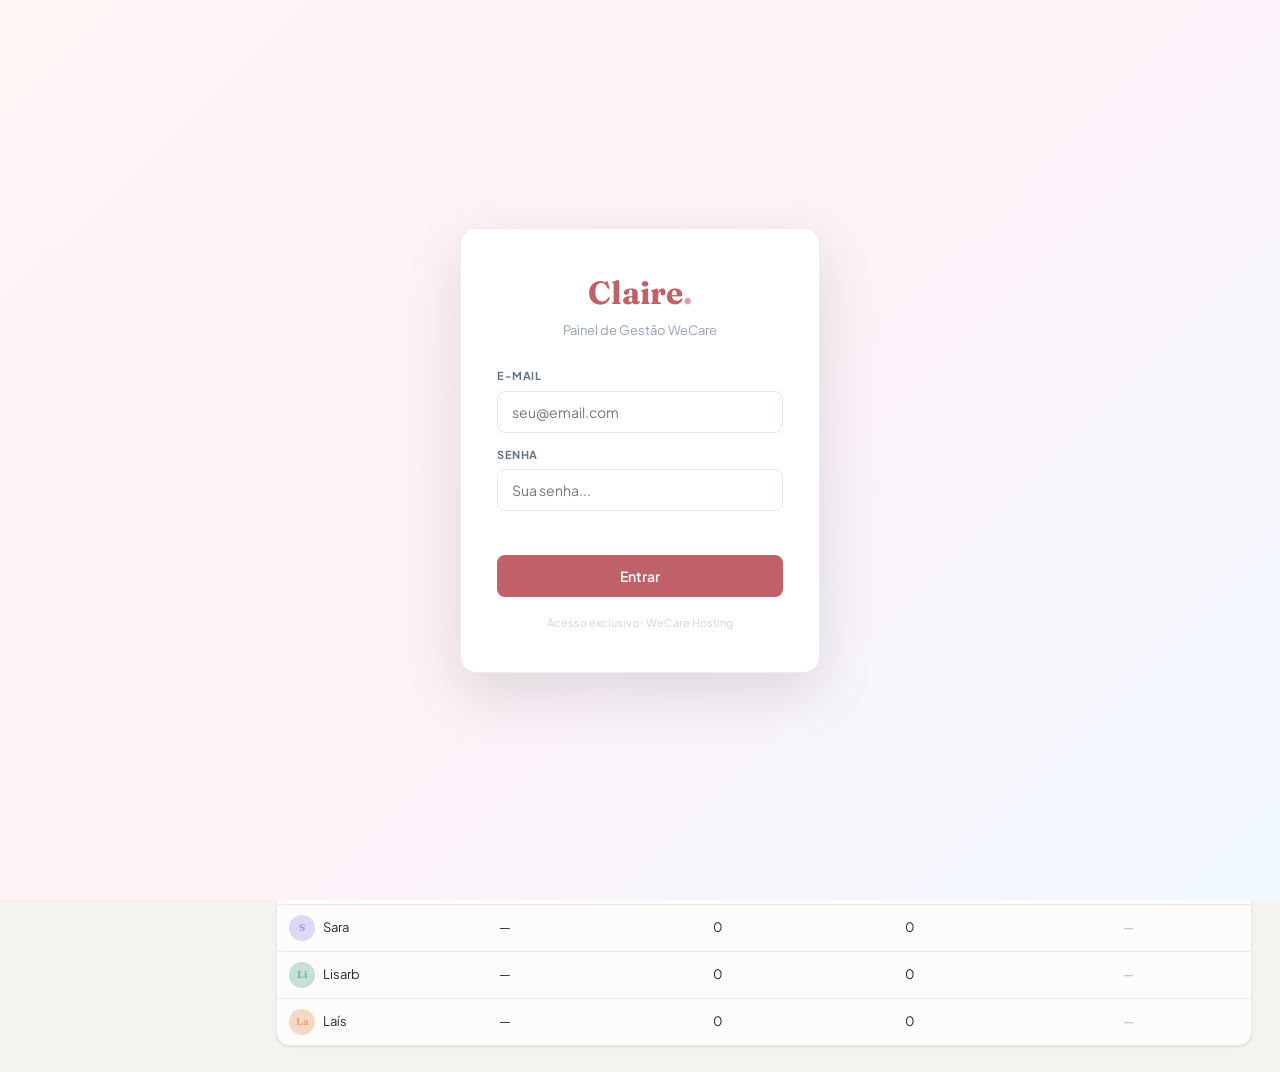
<file: index.html>
<!DOCTYPE html>
<html lang="pt-BR">
<head>
<meta charset="UTF-8">
<meta name="viewport" content="width=device-width, initial-scale=1.0">
<title>Claire — Painel Nicole</title>
<link rel="preconnect" href="https://fonts.googleapis.com">
<link rel="preconnect" href="https://fonts.gstatic.com" crossorigin>
<link href="https://fonts.googleapis.com/css2?family=Fraunces:ital,opsz,wght@0,9..144,400;0,9..144,600;0,9..144,700&family=Plus+Jakarta+Sans:wght@300;400;500;600;700&display=swap" rel="stylesheet">
<link rel="stylesheet" href="https://cdnjs.cloudflare.com/ajax/libs/font-awesome/6.5.0/css/all.min.css">
<link rel="stylesheet" href="css/styles.css?v=6">
<script src="https://accounts.google.com/gsi/client" async></script>
<script>
// ════════ SINCRONIZAÇÃO (backend KV) ════════
// Preencha com a URL do Worker claire-dados e o token escolhido.
// Se ficar vazio, a Claire funciona só local (sem compartilhar entre dispositivos).
window.CLAIRE_SYNC = { url: 'https://claire.wecarehosting.com.br', token: 'f634ad1d7fe480e9b53fa2009a7e650e' };

// Carrega o estado compartilhado do KV ANTES do login/app (para funcionar em qualquer device).
// Chaves de credenciais ficam SEMPRE locais (não sincronizam).
window._claireKVReady = false;
window._claireKVPromise = (async function(){
  try{
    var s = window.CLAIRE_SYNC || {};
    if(!s.url){ return; }
    var r = await fetch(s.url.replace(/\/$/,'') + '/load?token=' + encodeURIComponent(s.token||''));
    var j = await r.json();
    // Confirmamos contato com o servidor. Só a partir daqui é seguro ENVIAR —
    // senão um aparelho que falhou ao carregar empurraria os dados-padrão de
    // fábrica por cima dos dados reais (foi o que apagou tarefas/fotos).
    window.__claireServerSeen = true;
    if(j && j.data){
      // IMPORTANTE: aqui só SEMEIA chaves que este aparelho NUNCA teve
      // localmente (primeiro acesso, ou uma chave nova que ainda não existe
      // neste dispositivo) — nunca sobrescreve uma chave que já existe local.
      // ANTES, comparava um único carimbo (nx_lastSaved) do documento INTEIRO:
      // se o servidor parecesse "mais novo" (porque QUALQUER outro aparelho
      // sincronizou QUALQUER outra coisa), sobrescrevia TODAS as chaves locais
      // pela versão do servidor, inteira, sem mesclar por registro — isso
      // acontecia ANTES do app.js sequer carregar, ou seja, apagava uma
      // tarefa/KPI criado aqui mas ainda não enviado, sem chance nenhuma da
      // mesclagem cuidadosa por id/campo (kvPull, mais abaixo) entrar em ação,
      // porque o dado já tinha sumido do localStorage antes disso rodar. Um
      // dispositivo com QUALQUER dado local (mesmo antigo) fica de fora deste
      // preenchimento — o kvPull() do app.js, chamado logo depois no
      // DOMContentLoaded, já faz a reconciliação segura registro a registro.
      for(var k in j.data){
        try{
          if(localStorage.getItem(k) !== null) continue; // já tem dado local — deixa o app.js mesclar
          localStorage.setItem(k, JSON.stringify(j.data[k]));
        }catch(e){}
      }
    }
  }catch(e){ /* offline: usa o que tiver local */ }
  finally{ window._claireKVReady = true; }
})();

// LOGIN MULTIUSUÁRIO — independente do app.js
// Seed do admin padrão (só na primeira vez, se não houver nenhum nx_users
// local nem no KV — bootstrap de instalação nova). Antes também recriava
// Gabriela/Felipe/Nilson com senha fixa em TODA tentativa de login (sucesso
// ou erro), mesmo que a conta tivesse sido removida de propósito — isso foi
// removido: cada pessoa agora só existe se for cadastrada pelo painel.
function _seedAdmin(){
  try{
    var raw=localStorage.getItem('nx_users');
    if(!raw){
      var users=[{email:'nicole@wecarehosting.com.br',senha:'TROQUE-ESTA-SENHA',nome:'Nicole',perfil:'admin',modulos:[]}];
      localStorage.setItem('nx_users', JSON.stringify(users));
    }
  }catch(e){}
}

async function verificarLogin(){
  var erro=document.getElementById('login-erro');
  // Espera o KV carregar os usuários (importante em dispositivos novos)
  if(window._claireKVPromise){ erro.textContent='Sincronizando...'; try{ await window._claireKVPromise; }catch(e){} erro.textContent=''; }
  _seedAdmin();
  return _validarLogin();
}

function _validarLogin(){
  var email=(document.getElementById('login-email').value||'').trim().toLowerCase();
  var senha=document.getElementById('login-senha').value||'';
  var erro=document.getElementById('login-erro');
  var users=[];
  try{ users=JSON.parse(localStorage.getItem('nx_users')||'[]'); }catch(e){ users=[]; }
  var u=users.find(function(x){ return (x.email||'').toLowerCase()===email && x.senha===senha; });
  if(u){
    sessionStorage.setItem('nx_currentuser', JSON.stringify({email:u.email,nome:u.nome,perfil:u.perfil,modulos:u.modulos||[],attsPermitidos:u.attsPermitidos||[],attId:u.attId||''}));
    document.getElementById('login-overlay').style.display='none';
    document.getElementById('login-senha').value='';
    erro.textContent='';
    // aplicar permissões se o app já carregou
    if(typeof aplicarPermissoes==='function') aplicarPermissoes();
  } else {
    erro.textContent='E-mail ou senha incorretos.';
    document.getElementById('login-senha').value='';
  }
}

(function(){
  // Se já há sessão ativa, esconder overlay quando DOM pronto
  if(sessionStorage.getItem('nx_currentuser')){
    document.addEventListener('DOMContentLoaded',function(){
      var ov=document.getElementById('login-overlay'); if(ov) ov.style.display='none';
    });
  }
})();
</script>
</head>
<body>

<!-- LOGIN OVERLAY -->
<div id="login-overlay" style="position:fixed;inset:0;z-index:99999;background:linear-gradient(135deg,#fff5f5 0%,#fdf2f8 50%,#f0f9ff 100%);display:flex;align-items:center;justify-content:center;">
  <div style="background:#fff;border:1px solid var(--border);border-radius:16px;padding:40px 36px;width:360px;box-shadow:0 20px 60px rgba(0,0,0,0.12);text-align:center;">
    <div style="font-family:'Fraunces',serif;font-size:32px;font-weight:700;color:#c0616a;margin-bottom:4px;">Claire<span style="color:#e0a0a5;">.</span></div>
    <div style="font-size:13px;color:#94a3b8;margin-bottom:28px;">Painel de Gestão WeCare</div>
    <div style="text-align:left;margin-bottom:14px;">
      <label style="font-size:11px;font-weight:700;text-transform:uppercase;letter-spacing:0.5px;color:#64748b;display:block;margin-bottom:6px;">E-mail</label>
      <input type="email" id="login-email" placeholder="seu@email.com" autocomplete="username"
        style="width:100%;padding:11px 14px;border:1.5px solid #e2e8f0;border-radius:8px;font-size:14px;font-family:'Plus Jakarta Sans',sans-serif;outline:none;box-sizing:border-box;"
        onkeydown="if(event.key==='Enter')document.getElementById('login-senha').focus()">
    </div>
    <div style="text-align:left;margin-bottom:16px;">
      <label style="font-size:11px;font-weight:700;text-transform:uppercase;letter-spacing:0.5px;color:#64748b;display:block;margin-bottom:6px;">Senha</label>
      <input type="password" id="login-senha" placeholder="Sua senha..." autocomplete="current-password"
        style="width:100%;padding:11px 14px;border:1.5px solid #e2e8f0;border-radius:8px;font-size:14px;font-family:'Plus Jakarta Sans',sans-serif;outline:none;box-sizing:border-box;"
        onkeydown="if(event.key==='Enter')verificarLogin()">
    </div>
    <div id="login-erro" style="font-size:12px;color:#ef4444;min-height:18px;margin-bottom:10px;"></div>
    <button onclick="verificarLogin()"
      style="width:100%;padding:12px;background:#c0616a;color:#fff;border:none;border-radius:8px;font-size:14px;font-weight:600;font-family:'Plus Jakarta Sans',sans-serif;cursor:pointer;transition:background 0.15s;"
      onmouseover="this.style.background='#b05560'" onmouseout="this.style.background='#c0616a'">
      Entrar
    </button>
    <div style="margin-top:18px;font-size:11px;color:#cbd5e1;">Acesso exclusivo · WeCare Hosting</div>
  </div>
</div>

<!-- ══════════════════════════════════════════
     SIDEBAR
══════════════════════════════════════════ -->
<nav id="sidebar">
  <div class="sidebar-logo">
    <div class="logo-mark">Claire<span>.</span></div>
    <div class="logo-sub">Painel de Gestão</div>
  </div>
  <div class="sidebar-nav">
    <div class="nav-section">Principal</div>
    <button class="nav-item active" onclick="showPanel('overview',this)"><i class="fa-solid fa-gauge-simple-high"></i> Visão Geral</button>
    <button class="nav-item" onclick="showPanel('kpis',this)"><i class="fa-solid fa-chart-line"></i> Meus KPIs</button>
    <button class="nav-item" onclick="showPanel('performance',this)"><i class="fa-solid fa-chart-column"></i> Performance</button>
    <button class="nav-item" onclick="showPanel('avaliacoes',this)"><i class="fa-solid fa-star"></i> Acompanhamento</button>
    <button class="nav-item" onclick="showPanel('tasks',this)"><i class="fa-solid fa-list-check"></i> Tarefas <span class="nav-badge" id="tasks-badge">0</span></button>
    <button class="nav-item" onclick="showPanel('limpezacaucao',this)"><i class="fa-solid fa-broom"></i> Limpeza &amp; Caução</button>
    <div class="nav-section">Equipe</div>
    <button class="nav-item" id="nav-equipe" onclick="showPanel('equipe',this)"><i class="fa-solid fa-users"></i> Equipe</button>
    <button class="nav-item" onclick="showPanel('compras',this)"><i class="fa-solid fa-cart-shopping"></i> Compras</button>
    <button class="nav-item" onclick="showPanel('manutencao',this)"><i class="fa-solid fa-screwdriver-wrench"></i> Manutenção <span class="nav-badge" id="manut-sin-badge" title="Sinistros com prazo nos próximos 5 dias" style="display:none;">0</span></button>
    <button class="nav-item" onclick="showPanel('extras',this)"><i class="fa-solid fa-sack-dollar"></i> Extras</button>
    <button class="nav-item" onclick="showPanel('servicosequipe',this)"><i class="fa-solid fa-hand-holding-dollar"></i> Serviços Adicionais</button>
    <button class="nav-item" onclick="showPanel('controle',this)"><i class="fa-solid fa-sliders"></i> Controle</button>
    <div class="nav-section">Projetos</div>
    <button class="nav-item" onclick="showPanel('projetos',this)"><i class="fa-solid fa-folder-open"></i> Projetos</button>
    <button class="nav-item" onclick="showPanel('plantao',this)"><i class="fa-solid fa-arrow-right-arrow-left"></i> Passagem de Turno</button>
    <button class="nav-item" id="nav-manual" onclick="showPanel('manual',this)"><i class="fa-solid fa-book-open"></i> Manual</button>
    <div class="nav-section" id="navsec-admin">Administração</div>
    <button class="nav-item" id="nav-usuarios" onclick="showPanelUsuarios(this)"><i class="fa-solid fa-users-gear"></i> Usuários</button>
  </div>
  <div class="sidebar-user">
    <div class="avatar av-rose" id="sidebar-avatar">N</div>
    <div>
      <div class="user-name" id="sidebar-name">Nicole</div>
      <div class="user-role">Gestão de Operações</div>
    </div>
    <button onclick="logout()" title="Sair" style="margin-left:auto;background:none;border:none;color:var(--text3);cursor:pointer;font-size:14px;"><i class="fa-solid fa-right-from-bracket"></i></button>
  </div>
</nav>

<!-- ══════════════════════════════════════════
     MAIN
══════════════════════════════════════════ -->
<div id="main">
  <div id="emergency-restore-bar" style="display:none;background:#ef4444;color:#fff;text-align:center;padding:10px 16px;font-size:13px;font-weight:600;position:fixed;top:0;left:0;right:0;z-index:99998;">
    ⚠️ Dados não carregados?
    <button onclick="kvForceRestore()" style="background:#fff;color:#ef4444;border:none;border-radius:6px;padding:4px 14px;font-weight:700;cursor:pointer;margin:0 6px;">RESTAURAR DO SERVIDOR</button>
    <button onclick="kvListBackups()" style="background:#fbbf24;color:#78350f;border:none;border-radius:6px;padding:4px 14px;font-weight:700;cursor:pointer;margin:0 6px;">VER BACKUPS (7 DIAS)</button>
    <button onclick="document.getElementById('emergency-restore-bar').style.display='none'" style="background:none;border:none;color:#fff;cursor:pointer;opacity:0.7;">✕</button>
  </div>
  <header id="topbar">
    <span class="topbar-title" id="panel-title">Visão Geral</span>
    <span class="topbar-date" id="top-date"></span>
    <div class="topbar-right">
      <div class="search-bar"><i class="fa-solid fa-magnifying-glass"></i><input type="text" placeholder="Buscar..."></div>
      <button class="topbar-btn" onclick="openSettings()" title="Configurações"><i class="fa-solid fa-gear"></i></button>
    </div>
  </header>

  <div id="content">

    <!-- ── VISÃO GERAL ── -->
    <div class="panel active" id="panel-overview">
      <div id="overview-admin">
      <div style="margin-bottom:22px;">
        <h1 style="font-family:var(--font-display);font-size:24px;font-weight:700;" id="greeting">Bom dia, Nicole! 🌸</h1>
        <p style="color:var(--text3);font-size:13.5px;margin-top:3px;" id="overview-sub">Aqui está o resumo do seu dia.</p>
      </div>
      <div class="metrics-grid">
        <div class="metric-card rose">
          <div class="metric-icon rose"><i class="fa-solid fa-chart-line"></i></div>
          <div class="metric-value" id="ov-kpi">—</div>
          <div class="metric-label">KPI Global</div>
          <div class="metric-delta neutral" id="ov-band">Configure seus KPIs</div>
        </div>
        <div class="metric-card sage">
          <div class="metric-icon sage"><i class="fa-solid fa-list-check"></i></div>
          <div class="metric-value" id="ov-tasks">0</div>
          <div class="metric-label">Tarefas Pendentes</div>
          <div class="metric-delta up">atualize suas tarefas</div>
        </div>
        <div class="metric-card peach">
          <div class="metric-icon peach"><i class="fa-solid fa-triangle-exclamation"></i></div>
          <div class="metric-value" id="ov-demandas-atrasadas">0</div>
          <div class="metric-label">Demandas Atrasadas</div>
          <div class="metric-delta neutral">das atendentes</div>
        </div>
      </div>
      <div class="card" style="margin-bottom:18px;">
        <div class="card-header">
          <div class="metric-icon rose" style="width:26px;height:26px;font-size:12px;margin-bottom:0;flex-shrink:0;"><i class="fa-solid fa-chart-pie"></i></div>
          <div><div class="card-title">KPIs do Mês</div><div class="card-sub">Atingimento ponderado</div></div>
          <button class="card-action" onclick="showPanel('kpis',document.querySelectorAll('.nav-item')[1])">Ver detalhes →</button>
        </div>
        <div class="card-body" id="ov-kpi-list"><p style="color:var(--text3);font-size:13px;text-align:center;padding:12px 0;">Preencha os KPIs para ver o resumo.</p></div>
      </div>
      <div class="card">
        <div class="card-header">
          <div class="metric-icon sage" style="width:26px;height:26px;font-size:12px;margin-bottom:0;flex-shrink:0;"><i class="fa-solid fa-users"></i></div>
          <div><div class="card-title">Resumo da Equipe</div></div>
          <button class="card-action" onclick="showPanel('equipe',document.getElementById('nav-equipe'))">Ver equipe →</button>
        </div>
        <div class="card-body" style="padding:0;">
          <table class="data-table"><thead><tr><th>Atendente</th><th>Tempo Resp.</th><th>Demandas</th><th>Concluídas</th><th>Status</th></tr></thead>
          <tbody id="team-ov-tbody"></tbody></table>
        </div>
      </div>
      </div>
      <div id="overview-atendente" style="display:none;"></div>
    </div>

    <!-- ── KPIs ── -->
    <div class="panel" id="panel-kpis">
      <div style="display:flex;align-items:center;justify-content:space-between;margin-bottom:20px;">
        <div><h2 style="font-family:var(--font-display);font-size:20px;font-weight:700;">Meus KPIs</h2><p style="color:var(--text3);font-size:13px;margin-top:2px;">Comissionamento por desempenho — WeCare</p></div>
        <div style="display:flex;align-items:center;gap:12px;">
          <div><label style="font-size:10.5px;color:var(--text3);text-transform:uppercase;font-weight:700;display:block;margin-bottom:3px;">Período</label><input type="month" id="kpi-periodo-sel" class="form-input" style="padding:5px 9px;font-size:12.5px;" onchange="setKpiPeriodo(this.value)"></div>
          <div id="kpi-band-pill" style="margin-top:16px;"></div>
          <button class="btn" style="margin-top:16px;" onclick="abrirConfigKPIs()"><i class="fa-solid fa-sliders"></i> Configurar KPIs</button>
        </div>
      </div>
      <div class="card" style="margin-bottom:16px;">
        <div class="card-body" style="padding:20px;">
          <div style="display:grid;grid-template-columns:1fr auto;gap:20px;align-items:center;">
            <div>
              <div style="font-size:11px;color:var(--text3);text-transform:uppercase;letter-spacing:0.5px;margin-bottom:6px;">Atingimento Global Ponderado</div>
              <div style="display:flex;align-items:baseline;gap:12px;">
                <div style="font-family:var(--font-display);font-size:44px;font-weight:700;" id="kpi-global">0%</div>
                <div id="kpi-global-band-html"></div>
              </div>
              <div class="kpi-bar-wrap" style="margin-top:10px;"><div class="kpi-track" style="height:8px;"><div class="kpi-fill rose" id="kpi-global-bar" style="width:0%"></div></div></div>
              <div style="display:flex;gap:14px;margin-top:8px;flex-wrap:wrap;">
                <span style="font-size:11.5px;color:var(--text3);">0-79% <span style="color:var(--vermelha);font-weight:600;">Vermelha 0%</span></span>
                <span style="font-size:11.5px;color:var(--text3);">80-99% <span style="color:var(--amarela);font-weight:600;">Amarela 50%</span></span>
                <span style="font-size:11.5px;color:var(--text3);">100-120% <span style="color:var(--verde-flag);font-weight:600;">Verde 100%</span></span>
                <span style="font-size:11.5px;color:var(--text3);">121-150% <span style="color:var(--azul-flag);font-weight:600;">Azul 150%</span></span>
                <span style="font-size:11.5px;color:var(--text3);">>150% <span style="color:var(--elite);font-weight:600;">Elite 200%</span></span>
              </div>
            </div>
            <div style="text-align:center;padding:0 20px;border-left:1px solid var(--border);">
              <div style="font-size:11px;color:var(--text3);text-transform:uppercase;margin-bottom:5px;">Variável Pago</div>
              <div style="font-family:var(--font-display);font-size:28px;font-weight:700;color:var(--rose);" id="kpi-var-val">R$ 0</div>
              <div style="font-size:12px;color:var(--text3);margin-top:3px;">de <span id="kpi-var-max" style="font-weight:600;">R$ 0</span> máx</div>
              <div style="font-size:12px;color:var(--text3);margin-top:8px;">Fixo: <span id="kpi-fixo" style="font-weight:600;color:var(--text);">R$ 0</span></div>
              <div style="font-size:14px;font-weight:700;color:var(--sage);margin-top:5px;" id="kpi-total-sal">Total: R$ 0</div>
            </div>
          </div>
          <div style="display:flex;gap:8px;margin-top:14px;">
            <button class="btn btn-rose" onclick="exportarKPIPDF()"><i class="fa-solid fa-file-pdf"></i> Relatório PDF do Mês</button>
            <button class="btn" onclick="zerarKPIs()" style="color:var(--text3);"><i class="fa-solid fa-rotate-left"></i> Zerar para Próximo Mês</button>
          </div>
        </div>
      </div>
      <div class="card" style="margin-bottom:16px;">
        <div class="card-header">
          <i class="fa-solid fa-stairs" style="color:var(--lavender);font-size:14px;"></i>
          <div><div class="card-title">Nível Salarial</div><div class="card-sub">3 meses na bandeira Verde = sobe automaticamente</div></div>
        </div>
        <div class="card-body">
          <div style="display:grid;grid-template-columns:repeat(8,1fr);gap:8px;" id="nivel-grid"></div>
          <div style="margin-top:14px;padding-top:14px;border-top:1px solid var(--border);display:grid;grid-template-columns:1fr 1fr 1fr;gap:12px;">
            <div style="text-align:center;"><div style="font-size:11px;color:var(--text3);margin-bottom:3px;">FIXO MENSAL</div><div style="font-family:var(--font-display);font-size:20px;font-weight:700;" id="n-fixo">—</div></div>
            <div style="text-align:center;border-left:1px solid var(--border);border-right:1px solid var(--border);"><div style="font-size:11px;color:var(--text3);margin-bottom:3px;">VARIÁVEL META 100%</div><div style="font-family:var(--font-display);font-size:20px;font-weight:700;color:var(--rose);" id="n-var">—</div></div>
            <div style="text-align:center;"><div style="font-size:11px;color:var(--text3);margin-bottom:3px;">OTE TOTAL</div><div style="font-family:var(--font-display);font-size:20px;font-weight:700;color:var(--sage);" id="n-ote">—</div></div>
          </div>
          <div style="margin-top:10px;background:var(--lav-light);border-radius:var(--r-sm);padding:10px 12px;font-size:12.5px;color:var(--lavender);"><i class="fa-solid fa-circle-info"></i> NPS proprietário (35%) + NPS hóspede/rating OTAs (30%) + Onboarding (35%) são os pilares principais.</div>
        </div>
      </div>
      <div style="display:grid;grid-template-columns:1fr 1fr;gap:14px;" id="kpi-cards"></div>
    </div>

    <!-- ── PERFORMANCE ── -->
    <div class="panel" id="panel-performance">
      <div style="margin-bottom:18px;display:flex;align-items:center;justify-content:space-between;flex-wrap:wrap;gap:10px;">
        <div>
          <h2 style="font-family:var(--font-display);font-size:20px;font-weight:700;">Acompanhamento de Performance</h2>
          <p style="color:var(--text3);font-size:13px;margin-top:2px;">Visão geral de KPIs e projetos</p>
        </div>
        <div><label style="font-size:10.5px;color:var(--text3);text-transform:uppercase;font-weight:700;display:block;margin-bottom:3px;">Mês de Referência</label><input type="month" id="perf-periodo-sel" class="form-input" style="padding:5px 9px;font-size:12.5px;" onchange="setKpiPeriodo(this.value)"></div>
      </div>
      <div id="performance-body"></div>
      <div id="perf-saldo-seguro"></div>
    </div>

    <!-- ── AVALIAÇÕES / SUPERHOST / CANCELAMENTOS ── -->
    <div class="panel" id="panel-avaliacoes">
      <div style="display:flex;align-items:center;justify-content:space-between;margin-bottom:14px;flex-wrap:wrap;gap:10px;">
        <div>
          <h2 style="font-family:var(--font-display);font-size:20px;font-weight:700;">Acompanhamento</h2>
          <p style="color:var(--text3);font-size:13px;margin-top:2px;">Avaliações Negativas · Superhost · Cancelamentos</p>
        </div>
        <div id="acomp-actions-avaliacoes" style="display:flex;gap:8px;flex-wrap:wrap;">
          <button class="btn btn-rose" onclick="abrirNovaAvalNeg()"><i class="fa-solid fa-plus"></i> Nova Avaliação Negativa</button>
        </div>
        <div id="acomp-actions-superhost" style="display:none;gap:8px;">
          <button class="btn btn-rose" onclick="abrirModalSuperhost()"><i class="fa-solid fa-plus"></i> Novo Período</button>
        </div>
        <div id="acomp-actions-cancelamentos" style="display:none;gap:8px;">
          <button class="btn btn-rose" onclick="abrirModalCancelamento()"><i class="fa-solid fa-plus"></i> Novo Cancelamento</button>
        </div>
      </div>
      <div class="tab-bar" style="margin-bottom:16px;">
        <button class="tab-btn acomp-tab-btn active" onclick="switchAcompTab('avaliacoes',this)">Avaliações Negativas</button>
        <button class="tab-btn acomp-tab-btn" onclick="switchAcompTab('superhost',this)">Superhost</button>
        <button class="tab-btn acomp-tab-btn" onclick="switchAcompTab('cancelamentos',this)">Cancelamentos</button>
        <button class="tab-btn acomp-tab-btn" onclick="switchAcompTab('preferidos',this)">Preferido dos Hóspedes</button>
      </div>

      <!-- Avaliações Negativas -->
      <div id="acomp-content-avaliacoes">
        <p style="color:var(--text3);font-size:12.5px;margin-bottom:14px;">Controle manual das avaliações negativas — vá movendo entre as etapas (setas no card) até a remoção ser concluída, e marque o resultado final (Removido/Não removido) no card.</p>
        <div id="avalneg-resumo-mes" style="margin-bottom:18px;"></div>
        <div id="avalneg-kanban" style="display:grid;grid-template-columns:repeat(3,1fr);gap:14px;"></div>
      </div>

      <!-- Superhost -->
      <div id="acomp-content-superhost" style="display:none;">
        <div style="display:flex;justify-content:flex-end;margin-bottom:14px;">
          <button class="btn btn-rose" onclick="abrirModalSuperhost()"><i class="fa-solid fa-plus"></i> Registrar Período</button>
        </div>
        <div id="superhost-criterios-resumo" class="metrics-grid" style="margin-bottom:16px;"></div>
        <div id="superhost-lista"></div>
      </div>

      <!-- Cancelamentos -->
      <div id="acomp-content-cancelamentos" style="display:none;">
        <div style="display:flex;justify-content:flex-end;margin-bottom:14px;">
          <button class="btn btn-rose" onclick="abrirModalCancelamento()"><i class="fa-solid fa-plus"></i> Novo Cancelamento</button>
        </div>
        <div id="cancelamentos-resumo" class="metrics-grid" style="margin-bottom:16px;"></div>
        <div id="cancelamentos-lista"></div>
      </div>

      <!-- Preferido dos Hóspedes -->
      <div id="acomp-content-preferidos" style="display:none;">
        <p style="color:var(--text3);font-size:12.5px;margin-bottom:14px;">Marque os imóveis (cadastrados em Configurações) que são preferidos dos hóspedes.</p>
        <div id="preferidos-resumo" class="metrics-grid" style="margin-bottom:16px;"></div>
        <div id="preferidos-lista" class="card" style="padding:6px 16px;margin-bottom:20px;"></div>
        <div class="card" style="padding:14px 16px;margin-bottom:16px;">
          <div style="font-size:11px;font-weight:700;text-transform:uppercase;color:var(--text3);margin-bottom:10px;">Lançar snapshot do mês <span style="font-weight:400;text-transform:none;">(pra ter comparação mês a mês na Performance)</span></div>
          <div style="display:flex;gap:10px;align-items:flex-end;flex-wrap:wrap;">
            <div><label style="font-size:10.5px;color:var(--text3);text-transform:uppercase;font-weight:700;display:block;margin-bottom:3px;">Mês</label><input type="month" class="form-input" id="pref-lanc-mes" style="font-size:12.5px;padding:5px 8px;"></div>
            <div><label style="font-size:10.5px;color:var(--text3);text-transform:uppercase;font-weight:700;display:block;margin-bottom:3px;">Preferidos</label><input type="number" min="0" class="form-input" id="pref-lanc-marcados" style="font-size:12.5px;padding:5px 8px;width:90px;"></div>
            <div><label style="font-size:10.5px;color:var(--text3);text-transform:uppercase;font-weight:700;display:block;margin-bottom:3px;">Total de imóveis</label><input type="number" min="0" class="form-input" id="pref-lanc-total" style="font-size:12.5px;padding:5px 8px;width:90px;"></div>
            <button class="btn btn-rose" onclick="lancarSnapshotPreferidos()"><i class="fa-solid fa-floppy-disk"></i> Salvar snapshot</button>
          </div>
        </div>
        <div id="preferidos-historico"></div>
      </div>
    </div>

    <!-- ── TAREFAS ── -->
    <div class="panel" id="panel-tasks">
      <div style="display:flex;align-items:center;gap:10px;margin-bottom:18px;flex-wrap:wrap;">
        <div class="tab-bar"><button class="tab-btn active" onclick="switchView('crono',this)">Cronograma</button><button class="tab-btn" onclick="switchView('kanban',this)">Kanban</button></div>
        <select class="form-select" style="width:auto;padding:6px 10px;font-size:12.5px;" id="task-filter-sel" onchange="filterTasks(this.value)"></select>
        <input type="text" class="form-input" id="task-busca" placeholder="Buscar tarefa..." oninput="renderTasks();renderKanban();" style="width:180px;padding:6px 10px;font-size:12.5px;">
        <select class="form-select" style="width:auto;padding:6px 10px;font-size:12.5px;" id="task-status-filter" onchange="renderTasks();renderKanban();">
          <option value="ativas">Ativas</option>
          <option value="todas">Todas</option>
          <option value="finalizadas">Finalizadas</option>
          <option value="pausadas">Pausadas</option>
        </select>
        <select class="form-select" style="width:auto;padding:6px 10px;font-size:12.5px;" id="task-tipo-filter" onchange="renderTasks();renderKanban();">
          <option value="todos">Todos os tipos</option>
          <option value="projetos">Só projetos</option>
          <option value="sem-projeto">Sem projeto</option>
        </select>
        <select class="form-select" style="width:auto;padding:6px 10px;font-size:12.5px;" id="task-sort-prazo" onchange="renderTasks();renderKanban();">
          <option value="">Sem ordenar</option>
          <option value="prazo-asc">Prazo: mais próximo</option>
          <option value="prazo-desc">Prazo: mais distante</option>
          <option value="hoje">Só de hoje</option>
          <option value="atrasadas">Só atrasadas</option>
        </select>
        <button class="btn btn-sm" onclick="abrirGerenciarCats()" title="Gerenciar categorias" style="padding:6px 10px;"><i class="fa-solid fa-tags"></i></button>
        <button class="btn btn-rose" id="btn-nova-tarefa" style="margin-left:auto;" onclick="openAddTask()"><i class="fa-solid fa-plus"></i> Nova Tarefa</button>
      </div>
      <div id="task-crono-view"></div>
      <div id="task-kanban-view" style="display:none;"><div style="display:grid;grid-template-columns:repeat(4,1fr);gap:14px;" id="kanban-board"></div></div>
    </div>

    <!-- ── LIMPEZA & CAUÇÃO ── -->
    <div class="panel" id="panel-limpezacaucao">
      <div style="display:flex;align-items:center;justify-content:space-between;margin-bottom:14px;flex-wrap:wrap;gap:10px;">
        <div>
          <h2 style="font-family:var(--font-display);font-size:20px;font-weight:700;">Limpeza &amp; Caução</h2>
          <p style="color:var(--text3);font-size:13px;margin-top:2px;">Controle de solicitação de limpeza e devolução de caução</p>
        </div>
        <div id="lc-actions-limpeza" style="display:flex;gap:8px;">
          <button class="btn" onclick="abrirEmpresasLimpeza()"><i class="fa-solid fa-broom"></i> Empresas de limpeza</button>
          <button class="btn" onclick="abrirAutomacaoLC()"><i class="fa-solid fa-robot"></i> Automação Hostaway</button>
          <button class="btn btn-rose" onclick="abrirNovaLimpeza()"><i class="fa-solid fa-plus"></i> Nova Limpeza</button>
        </div>
        <div id="lc-actions-caucao" style="display:none;gap:8px;">
          <button class="btn" onclick="abrirAutomacaoLC()"><i class="fa-solid fa-robot"></i> Automação Hostaway</button>
          <button class="btn btn-rose" onclick="abrirNovaCaucao()"><i class="fa-solid fa-plus"></i> Nova Caução</button>
        </div>
      </div>

      <div class="tab-bar" style="margin-bottom:16px;">
        <button class="tab-btn lc-tab-btn active" onclick="switchLCTab('limpeza',this)">Limpeza</button>
        <button class="tab-btn lc-tab-btn" onclick="switchLCTab('caucao',this)">Caução</button>
      </div>

      <div id="lc-automacao-bar" style="margin-bottom:14px;"></div>

      <div id="lc-content-limpeza">
        <div style="margin-bottom:12px;"><select class="form-select" id="lz-filtro-empresa" onchange="renderLimpezaKanban()" style="width:auto;padding:6px 10px;font-size:13px;"></select></div>
        <div id="limpeza-kanban" style="display:grid;grid-template-columns:repeat(3,1fr);gap:14px;"></div>
      </div>

      <div id="lc-content-caucao" style="display:none;">
        <div id="caucao-kanban" style="display:grid;grid-template-columns:repeat(3,1fr);gap:14px;"></div>
      </div>
    </div>

    <!-- ── EQUIPE (Equipe · Salários · Turnos) ── -->
    <div class="panel" id="panel-equipe">
      <div style="display:flex;align-items:center;justify-content:space-between;margin-bottom:14px;flex-wrap:wrap;gap:10px;">
        <div>
          <h2 style="font-family:var(--font-display);font-size:20px;font-weight:700;">Equipe</h2>
          <p style="color:var(--text3);font-size:13px;margin-top:2px;">Equipe · Salários · Turnos</p>
        </div>
        <div id="equipe-actions-team" style="display:flex;gap:8px;">
          <button class="btn" onclick="openAddDemand()"><i class="fa-solid fa-plus"></i> Nova Demanda</button>
          <button class="btn btn-rose" onclick="adicionarMembro()"><i class="fa-solid fa-user-plus"></i> Novo Membro</button>
        </div>
        <div id="equipe-actions-salary" style="display:none;gap:8px;align-items:center;">
          <input type="month" class="form-input" id="salario-mes" style="padding:6px 10px;font-size:13px;" onchange="salarioMesSel=this.value;renderSalary();">
          <button class="btn" onclick="abrirNovoOutroMembro()"><i class="fa-solid fa-user-plus"></i> Novo Membro</button>
          <button class="btn btn-rose" onclick="exportarSalariosPDF()"><i class="fa-solid fa-file-pdf"></i> Relatório PDF</button>
        </div>
        <div id="equipe-actions-turnos" style="display:none;gap:8px;align-items:center;flex-wrap:wrap;">
          <input type="month" class="form-input" id="turnos-mes" style="padding:6px 10px;font-size:13px;" onchange="turnosMesSel=this.value;renderTurnos();">
          <button class="btn" id="turnos-gerar-btn" onclick="abrirGerarEscala()"><i class="fa-solid fa-wand-magic-sparkles"></i> Gerar Escala</button>
          <button class="btn btn-rose" id="turnos-add-btn" onclick="abrirAddTurno()"><i class="fa-solid fa-plus"></i> Lançar Turno</button>
          <button class="btn btn-sm" id="turnos-solicitar-btn" onclick="solicitarConfirmacaoTurnos()"><i class="fa-solid fa-paper-plane"></i> Solicitar confirmação</button>
          <button class="btn btn-sm" id="turnos-pdf-btn" onclick="exportarTurnosPDF()"><i class="fa-solid fa-file-pdf"></i> PDF</button>
          <button class="btn btn-sm" id="turnos-zerar-btn" onclick="zerarTurnosMes()" style="color:var(--text3);"><i class="fa-solid fa-rotate-left"></i> Zerar Mês</button>
        </div>
      </div>
      <div class="tab-bar" style="margin-bottom:16px;">
        <button class="tab-btn equipe-tab-btn active" data-tab="team" onclick="switchEquipeTab('team',this)">Equipe</button>
        <button class="tab-btn equipe-tab-btn" data-tab="salary" onclick="switchEquipeTab('salary',this)">Salários</button>
        <button class="tab-btn equipe-tab-btn" data-tab="turnos" onclick="switchEquipeTab('turnos',this)">Turnos</button>
      </div>

      <!-- Equipe -->
      <div id="equipe-content-team">
        <div style="display:grid;grid-template-columns:1fr 1fr;gap:18px;" id="team-grid"></div>
      </div>

      <!-- Salários -->
      <div id="equipe-content-salary" style="display:none;">
        <div class="two-col-eq" style="margin-bottom:18px;">
          <div class="card">
            <div class="card-header"><div class="metric-icon sage" style="width:26px;height:26px;font-size:12px;margin-bottom:0;flex-shrink:0;"><i class="fa-solid fa-users"></i></div><div><div class="card-title">Atendentes — Por Hora</div><div class="card-sub">Escala 12×36 · dias editáveis</div></div></div>
            <div class="card-body" id="sal-att-body"></div>
          </div>
          <div class="card" id="sal-heads-card">
            <div class="card-header"><div class="metric-icon lav" style="width:26px;height:26px;font-size:12px;margin-bottom:0;flex-shrink:0;"><i class="fa-solid fa-crown"></i></div><div><div class="card-title">Heads</div><div class="card-sub">Fixo (50/50) + comissão</div></div></div>
            <div class="card-body" id="sal-heads-body"></div>
          </div>
        </div>
        <div class="card" id="sal-outros-card" style="margin-top:14px;">
          <div class="card-header"><div class="metric-icon peach" style="width:26px;height:26px;font-size:12px;margin-bottom:0;flex-shrink:0;"><i class="fa-solid fa-user-tie"></i></div><div><div class="card-title">Outros Membros</div><div class="card-sub">Cargo livre · fixo + extra</div></div></div>
          <div class="card-body" id="sal-outros-body"></div>
        </div>
        <div class="card" id="sal-folha-card">
          <div class="card-header"><i class="fa-solid fa-file-invoice-dollar" style="color:var(--sage);font-size:14px;"></i><div class="card-title">Folha Total Estimada</div></div>
          <div class="card-body"><div style="display:grid;grid-template-columns:repeat(5,1fr);gap:14px;" id="folha-grid"></div></div>
        </div>
      </div>

      <!-- Turnos -->
      <div id="equipe-content-turnos" style="display:none;">
        <div id="turnos-body"></div>
      </div>
    </div>

    <!-- ── GOOGLE DRIVE ── -->
    <div class="panel" id="panel-drive">
      <div style="display:flex;align-items:center;justify-content:space-between;margin-bottom:18px;">
        <div><h2 style="font-family:var(--font-display);font-size:20px;font-weight:700;">Google Drive</h2><p style="color:var(--text3);font-size:13px;margin-top:2px;">Acesse, crie e edite seus documentos com IA</p></div>
        <div style="display:flex;gap:8px;"><button class="btn" onclick="loadDriveFiles()"><i class="fa-solid fa-rotate"></i> Atualizar</button><button class="btn btn-rose" onclick="openCreateDoc()"><i class="fa-solid fa-plus"></i> Novo Documento</button></div>
      </div>
      <div class="card" style="margin-bottom:16px;"><div class="card-body" style="padding:12px 16px;"><div style="display:flex;gap:10px;align-items:center;"><div class="search-bar" style="width:100%;max-width:420px;"><i class="fa-solid fa-magnifying-glass"></i><input type="text" id="drive-search-input" placeholder="Buscar arquivos no Drive..." onkeydown="if(event.key==='Enter')searchDrive(this.value)"></div><button class="btn" onclick="searchDrive(document.getElementById('drive-search-input').value)">Buscar</button><button class="btn" onclick="loadDriveFiles()">Recentes</button></div></div></div>
      <div class="two-col-eq">
        <div class="card">
          <div class="card-header"><div class="metric-icon sky" style="width:26px;height:26px;font-size:12px;margin-bottom:0;flex-shrink:0;"><i class="fa-brands fa-google-drive"></i></div><div><div class="card-title" id="drive-list-title">Arquivos Recentes</div><div class="card-sub">Clique para visualizar ou editar</div></div></div>
          <div id="drive-file-list" style="min-height:220px;max-height:480px;overflow-y:auto;">
            <div style="display:flex;flex-direction:column;align-items:center;justify-content:center;padding:40px;color:var(--text3);"><i class="fa-brands fa-google-drive" style="font-size:32px;margin-bottom:10px;opacity:0.35;"></i><div style="font-size:13px;margin-bottom:10px;">Clique em "Atualizar" para carregar</div><button class="btn btn-sm" onclick="loadDriveFiles()"><i class="fa-solid fa-rotate"></i> Carregar arquivos</button></div>
          </div>
        </div>
        <div class="card">
          <div class="card-header">
            <div class="metric-icon rose" style="width:26px;height:26px;font-size:12px;margin-bottom:0;flex-shrink:0;"><i class="fa-regular fa-file-lines"></i></div>
            <div style="flex:1;"><div class="card-title" id="doc-view-title">Visualizador / Editor</div><div class="card-sub" id="doc-view-sub">Selecione um arquivo</div></div>
            <div id="doc-actions" style="gap:6px;display:none;">
              <button class="btn btn-sm" id="open-drive-btn" onclick="openInDrive()" title="Abrir no Drive"><i class="fa-solid fa-arrow-up-right-from-square"></i></button>
              <button class="btn btn-sm" onclick="openEditModal()" title="Editar com IA"><i class="fa-solid fa-pencil"></i> Editar</button>
            </div>
          </div>
          <div id="doc-view-body" style="padding:16px 18px;min-height:360px;max-height:460px;overflow-y:auto;">
            <div style="display:flex;flex-direction:column;align-items:center;justify-content:center;height:300px;color:var(--text3);"><i class="fa-regular fa-file-lines" style="font-size:32px;margin-bottom:10px;opacity:0.35;"></i><div style="font-size:13px;">Selecione um arquivo para visualizar</div></div>
          </div>
        </div>
      </div>
    </div>

    <!-- ── COMPRAS ── -->
<div class="panel" id="panel-compras">
  <div style="display:flex;align-items:center;justify-content:space-between;margin-bottom:18px;">
    <div>
      <h2 style="font-family:var(--font-display);font-size:20px;font-weight:700;">Registro de Compras</h2>
      <p style="color:var(--text3);font-size:13px;margin-top:2px;">Controle de gastos e repasses</p>
    </div>
    <button class="btn btn-rose" onclick="abrirNovaCompra()"><i class="fa-solid fa-plus"></i> Nova Compra</button>
  </div>
  <!-- Cards de resumo -->
  <div class="metrics-grid" style="margin-bottom:18px;" id="compras-resumo"></div>
  <!-- Filtros -->
  <div class="card" style="margin-bottom:14px;">
    <div class="card-body" style="padding:12px 16px;">
      <div style="display:flex;gap:10px;align-items:center;flex-wrap:wrap;">
        <div>
          <label style="font-size:10.5px;color:var(--text3);text-transform:uppercase;font-weight:700;display:block;margin-bottom:3px;">Mês</label>
          <input type="month" class="form-input" id="compras-filtro-mes" style="padding:5px 8px;font-size:12.5px;" onchange="renderCompras()">
        </div>
        <div>
          <label style="font-size:10.5px;color:var(--text3);text-transform:uppercase;font-weight:700;display:block;margin-bottom:3px;">Imóvel</label>
          <select class="form-select" id="compras-filtro-imovel" style="font-size:12.5px;padding:5px 8px;" onchange="renderCompras()">
            <option value="">Todos</option>
          </select>
        </div>
        <div>
          <label style="font-size:10.5px;color:var(--text3);text-transform:uppercase;font-weight:700;display:block;margin-bottom:3px;">Repassar?</label>
          <select class="form-select" id="compras-filtro-repassar" style="font-size:12.5px;padding:5px 8px;" onchange="renderCompras()">
            <option value="">Todos</option>
            <option value="sim">Sim</option>
            <option value="nao">Não</option>
          </select>
        </div>
        <button class="btn btn-sm" onclick="exportarComprasCSV()" style="margin-left:auto;align-self:flex-end;" title="Exportar CSV"><i class="fa-solid fa-download"></i> Exportar CSV</button>
        <button class="btn btn-sm" onclick="abrirGerenciarImoveisCatalog()" title="Gerenciar imóveis do catálogo" style="align-self:flex-end;"><i class="fa-solid fa-building"></i> Imóveis</button>
      </div>
    </div>
  </div>
  <!-- Tabela -->
  <div class="card">
    <div style="overflow-x:auto;">
      <table class="data-table" id="compras-table">
        <thead>
          <tr>
            <th>Mês</th>
            <th>Data Compra</th>
            <th>Data Pag.</th>
            <th>Item</th>
            <th>Imóvel</th>
            <th>Fornecedor</th>
            <th>Forma Pag.</th>
            <th>Valor</th>
            <th>Repassar?</th>
            <th>Vl. Repasse</th>
            <th>Obs.</th>
            <th></th>
          </tr>
        </thead>
        <tbody id="compras-tbody">
          <tr><td colspan="12" style="text-align:center;padding:24px;color:var(--text3);font-size:13px;">Nenhuma compra registrada. Clique em "+ Nova Compra" para começar.</td></tr>
        </tbody>
      </table>
    </div>
  </div>
</div>

    <!-- ── SERVIÇOS EXTRAS ── -->
    <div class="panel" id="panel-extras">
      <div style="display:flex;align-items:center;justify-content:space-between;margin-bottom:18px;">
        <div><h2 style="font-family:var(--font-display);font-size:20px;font-weight:700;">Serviços Extras</h2><p style="color:var(--text3);font-size:13px;margin-top:2px;">Serviços cobrados (foto extra, etc.) · alimenta o KPI de Redução de Custos</p></div>
        <button class="btn btn-rose" onclick="abrirNovoExtra()"><i class="fa-solid fa-plus"></i> Novo Extra</button>
      </div>
      <div style="margin-bottom:14px;"><input type="text" class="form-input" id="extras-busca" placeholder="Buscar serviço, imóvel ou observação..." oninput="renderExtras()" style="width:260px;padding:6px 10px;font-size:13px;"></div>
      <div class="metrics-grid" id="extras-resumo" style="margin-bottom:16px;"></div>
      <div class="card"><div style="overflow-x:auto;"><table class="data-table"><thead><tr><th>Mês</th><th>Data</th><th>Serviço</th><th>Imóvel</th><th>Cobrado</th><th>Custo</th><th>Margem</th><th>Obs</th><th></th></tr></thead><tbody id="extras-tbody"></tbody></table></div></div>
    </div>

    <!-- ── SERVIÇOS DA EQUIPE ── -->
    <div class="panel" id="panel-servicosequipe">
    <div style="display:flex;align-items:center;justify-content:space-between;margin-bottom:18px;flex-wrap:wrap;gap:10px;">
      <div>
        <h2 style="font-family:var(--font-display);font-size:20px;font-weight:700;">Serviços Adicionais</h2>
        <p style="color:var(--text3);font-size:13px;margin-top:2px;">Lance os serviços adicionais feitos · aprovação da admin · fechamento e pagamento em lote</p>
      </div>
      <button class="btn btn-rose" id="se-btn-lancar" onclick="abrirNovoServico()"><i class="fa-solid fa-plus"></i> Lançar Serviço</button>
    </div>

    <div id="se-aviso-vinculo"></div>
    <div class="tab-bar" style="margin-bottom:16px;flex-wrap:wrap;">
      <button class="tab-btn se-tab-btn active" data-tab="lancamentos" onclick="switchSETab('lancamentos')">Lançamentos</button>
      <button class="tab-btn se-tab-btn se-admin" data-tab="fechamento" onclick="switchSETab('fechamento')">Fechamento</button>
      <button class="tab-btn se-tab-btn" data-tab="historico" onclick="switchSETab('historico')">Pagamentos</button>
      <button class="tab-btn se-tab-btn se-admin" data-tab="pessoas" onclick="switchSETab('pessoas')">Pessoas</button>
      <button class="tab-btn se-tab-btn se-admin" data-tab="tabela" onclick="switchSETab('tabela')">Tabela de Preços</button>
    </div>

    <!-- ── LANÇAMENTOS ── -->
    <div class="se-tab-panel active" id="se-tab-lancamentos">
      <div class="metrics-grid" id="se-resumo" style="margin-bottom:16px;"></div>
      <div class="se-filtros">
        <input type="month" class="form-input" id="se-f-mes" onchange="renderServicosEquipe()" title="Mês de vigência">
        <select class="form-select se-admin" id="se-f-membro" onchange="renderServicosEquipe()"></select>
        <select class="form-select" id="se-f-onb" onchange="renderServicosEquipe()">
          <option value="">Onboarding e demais</option>
          <option value="sim">Só onboarding</option>
          <option value="nao">Sem onboarding</option>
        </select>
        <select class="form-select" id="se-f-status" onchange="renderServicosEquipe()">
          <option value="">Todos os status</option>
          <option value="pendente">Pendente</option>
          <option value="aprovado">Aprovado (a pagar)</option>
          <option value="pago">Pago</option>
          <option value="recusado">Recusado</option>
        </select>
        <button class="btn btn-sm btn-sage se-admin" id="se-btn-aprovar-lote" onclick="aprovarSelecionados()" style="display:none;"><i class="fa-solid fa-check-double"></i> Aprovar selecionados</button>
      </div>
      <div class="card"><div style="overflow-x:auto;"><table class="data-table">
        <thead><tr>
          <th class="se-admin" style="width:28px;"><input type="checkbox" id="se-sel-todos" onchange="selecionarTodosPendentes(this.checked)" title="Selecionar pendentes"></th>
          <th>Data</th><th class="se-admin">Membro</th><th>Serviço</th><th class="se-hide-mobile">Imóvel</th><th>Valor</th><th>Status</th><th></th>
        </tr></thead>
        <tbody id="se-tbody"></tbody>
      </table></div></div>
    </div>

    <!-- ── FECHAMENTO ── -->
    <div class="se-tab-panel" id="se-tab-fechamento">
      <div class="card" style="margin-bottom:16px;"><div class="card-body">
        <div class="form-label" style="margin-bottom:8px;">Mês de vigência</div>
        <div class="se-filtros" id="se-presets" style="margin-bottom:0;"></div>
        <div class="se-filtros" id="se-fc-datas" style="margin:10px 0 0;display:none;">
          <label style="font-size:12px;color:var(--text3);">Data do serviço de</label>
          <input type="date" class="form-input" id="se-fc-ini" onchange="renderFechamento()">
          <label style="font-size:12px;color:var(--text3);">até</label>
          <input type="date" class="form-input" id="se-fc-fim" onchange="renderFechamento()">
        </div>
      </div></div>
      <div id="se-fc-aviso"></div>
      <div class="metrics-grid" id="se-fc-resumo" style="margin-bottom:16px;"></div>
      <div id="se-fc-membros"></div>
      <div style="display:flex;gap:8px;justify-content:flex-end;flex-wrap:wrap;margin-top:14px;">
        <button class="btn" onclick="exportarCSVFechamento()"><i class="fa-solid fa-file-csv"></i> Exportar CSV</button>
        <button class="btn" onclick="abrirRelatorioFechamento('geral')"><i class="fa-solid fa-file-lines"></i> Relatório geral</button>
        <button class="btn" onclick="abrirRelatorioFechamento('separado')"><i class="fa-solid fa-copy"></i> Relatórios por pessoa</button>
        <button class="btn btn-sage" onclick="abrirConfirmarPagamento()"><i class="fa-solid fa-money-bill-wave"></i> Registrar pagamento</button>
      </div>
    </div>

    <!-- ── HISTÓRICO DE PAGAMENTOS ── -->
    <div class="se-tab-panel" id="se-tab-historico">
      <div class="card"><div style="overflow-x:auto;"><table class="data-table">
        <thead><tr><th>Pago em</th><th>Período</th><th id="se-hist-th-pessoas">Por pessoa</th><th></th></tr></thead>
        <tbody id="se-hist-tbody"></tbody>
      </table></div></div>
    </div>

    <!-- ── PESSOAS ── -->
    <div class="se-tab-panel" id="se-tab-pessoas">
      <div style="display:flex;justify-content:space-between;align-items:center;margin-bottom:12px;flex-wrap:wrap;gap:8px;">
        <p style="font-size:13px;color:var(--text3);">Quem pode receber por serviço extra, com os dados de pagamento.</p>
        <div style="display:flex;gap:8px;align-items:center;">
          <label style="font-size:12.5px;color:var(--text2);display:flex;align-items:center;gap:5px;cursor:pointer;"><input type="checkbox" id="se-p-inativos" onchange="renderPessoas()"> mostrar inativos</label>
          <button class="btn btn-sm btn-rose" onclick="abrirNovaPessoa()"><i class="fa-solid fa-user-plus"></i> Nova pessoa</button>
        </div>
      </div>
      <div class="card"><div style="overflow-x:auto;"><table class="data-table">
        <thead><tr><th>Nome</th><th class="se-hide-mobile">Contato</th><th>Pagamento</th><th></th></tr></thead>
        <tbody id="se-pessoas-tbody"></tbody>
      </table></div></div>
    </div>

    <!-- ── TABELA DE PREÇOS ── -->
    <div class="se-tab-panel" id="se-tab-tabela">
      <div class="card" style="margin-bottom:16px;"><div class="card-body" style="display:flex;align-items:center;gap:10px;flex-wrap:wrap;font-size:13.5px;">
        <i class="fa-solid fa-calendar-day" style="color:var(--peach);"></i> <b>Regra de pagamento:</b> serviços de um mês de vigência são pagos no dia
        <input type="number" class="form-input" id="se-cfg-dia" min="1" max="31" style="width:70px;padding:5px 8px;" onchange="setDiaPagamento(this.value)"> do mês seguinte.
        <span style="font-size:12px;color:var(--text3);">Vale pra tudo que ainda não foi pago, exceto lançamentos com previsão alterada na mão.</span>
      </div></div>
      <div style="display:flex;justify-content:space-between;align-items:center;margin-bottom:12px;flex-wrap:wrap;gap:8px;">
        <p style="font-size:13px;color:var(--text3);">Valor padrão que já vem preenchido ao lançar. Dá pra ajustar em cada lançamento.</p>
        <button class="btn btn-sm btn-rose" onclick="adicionarTipoServico()"><i class="fa-solid fa-plus"></i> Novo tipo</button>
      </div>
      <div class="card"><div style="overflow-x:auto;"><table class="data-table">
        <thead><tr><th>Serviço</th><th style="width:160px;">Valor padrão (R$)</th><th style="width:130px;">Unidade</th><th style="width:60px;"></th></tr></thead>
        <tbody id="se-tabela-tbody"></tbody>
      </table></div></div>
    </div>
    </div>

    <!-- ── CONTROLE ── -->
    <div class="panel" id="panel-controle">
      <div style="display:flex;align-items:center;justify-content:space-between;margin-bottom:14px;flex-wrap:wrap;gap:10px;">
        <div>
          <h2 style="font-family:var(--font-display);font-size:20px;font-weight:700;">Controle</h2>
          <p style="color:var(--text3);font-size:13px;margin-top:2px;">Despesas fixas e anotações gerais</p>
        </div>
        <div id="controle-periodo-wrap" style="display:none;">
          <label style="font-size:10.5px;color:var(--text3);text-transform:uppercase;font-weight:700;display:block;margin-bottom:3px;">Mês de Vigência</label>
          <input type="month" id="controle-periodo-sel" class="form-input" style="padding:5px 9px;font-size:12.5px;" onchange="setKpiPeriodo(this.value)">
        </div>
        <div id="controle-actions-despesas" style="display:flex;gap:8px;">
          <button class="btn btn-rose" onclick="abrirNovaDespesa()"><i class="fa-solid fa-plus"></i> Nova Despesa</button>
        </div>
        <div id="controle-actions-anotacoes" style="display:none;gap:8px;">
          <button class="btn btn-rose" onclick="abrirNovaAnotacao()"><i class="fa-solid fa-plus"></i> Nova Anotação</button>
        </div>
        <div id="controle-actions-pagamentos" style="display:none;gap:8px;">
          <button class="btn btn-rose" onclick="abrirNovoPagamentoFin()"><i class="fa-solid fa-plus"></i> Novo Pagamento</button>
        </div>
        <div id="controle-actions-relatorios" style="display:none;gap:8px;">
          <button class="btn btn-rose" onclick="abrirNovoRelatorioFin()"><i class="fa-solid fa-plus"></i> Novo Erro</button>
        </div>
        <div id="controle-actions-validacoes" style="display:none;gap:8px;">
          <button class="btn btn-rose" onclick="abrirNovaValidacaoFin()"><i class="fa-solid fa-plus"></i> Nova Validação</button>
        </div>
      </div>
      <div class="tab-bar" style="margin-bottom:16px;flex-wrap:wrap;">
        <button class="tab-btn controle-tab-btn active" onclick="switchControleTab('despesas',this)">Despesas</button>
        <button class="tab-btn controle-tab-btn" onclick="switchControleTab('anotacoes',this)">Anotações</button>
        <button class="tab-btn controle-tab-btn" onclick="switchControleTab('pagamentos',this)">Pagamentos</button>
        <button class="tab-btn controle-tab-btn" onclick="switchControleTab('relatorios',this)">Relatórios</button>
        <button class="tab-btn controle-tab-btn" onclick="switchControleTab('validacoes',this)">Validações</button>
      </div>

      <!-- Despesas -->
      <div id="controle-content-despesas">
        <div class="metrics-grid" id="despesas-resumo" style="margin-bottom:16px;"></div>
        <div class="card"><div style="overflow-x:auto;"><table class="data-table"><thead><tr><th>Nome</th><th>Valor</th><th>Dia Pag.</th><th>Quem Paga</th><th>Reembolso</th><th>Obs.</th><th></th></tr></thead><tbody id="despesas-tbody"></tbody></table></div></div>
      </div>

      <!-- Anotações -->
      <div id="controle-content-anotacoes" style="display:none;">
        <div id="anotacoes-lista"></div>
      </div>

      <!-- Índice Financeiro · Pagamentos (Pontualidade) -->
      <div id="controle-content-pagamentos" style="display:none;">
        <p style="color:var(--text3);font-size:12.5px;margin-bottom:10px;">Compara a Data Prevista com a Data Real de Pagamento — 0 dias de atraso = pontual. Entra no cálculo do KPI "Índice Financeiro" (aba Meus KPIs).</p>
        <div class="metrics-grid" id="pagamentos-fin-resumo" style="margin-bottom:16px;"></div>
        <div class="card"><div style="overflow-x:auto;"><table class="data-table"><thead><tr><th>Descrição</th><th>Data Prevista</th><th>Data Real</th><th>Status</th><th>Anexos</th><th></th></tr></thead><tbody id="pagamentos-fin-tbody"></tbody></table></div></div>
      </div>

      <!-- Índice Financeiro · Relatórios / Erros (Precisão) -->
      <div id="controle-content-relatorios" style="display:none;">
        <p style="color:var(--text3);font-size:12.5px;margin-bottom:10px;">Registre cada erro identificado (despesa/extra/comissão lançado errado, valor incorreto etc). A % de acerto do mês usa o total de lançamentos revisados como base — informe abaixo.</p>
        <div class="card" style="padding:12px 16px;margin-bottom:14px;">
          <label class="form-label" style="margin-bottom:4px;display:block;">Total de lançamentos revisados em <span id="rlf-mes-label"></span></label>
          <input type="number" min="0" class="form-input" id="rlf-total-revisado" style="width:140px;" placeholder="Ex: 20" onchange="setTotalRevisadoFin(this.value)">
        </div>
        <div class="metrics-grid" id="relatorios-fin-resumo" style="margin-bottom:16px;"></div>
        <div class="card"><div style="overflow-x:auto;"><table class="data-table"><thead><tr><th>Data</th><th>Tipo</th><th>Descrição</th><th>Responsável</th><th>Status</th><th>Anexos</th><th></th></tr></thead><tbody id="relatorios-fin-tbody"></tbody></table></div></div>
      </div>

      <!-- Índice Financeiro · Validações de Planilhas (Eficiência) -->
      <div id="controle-content-validacoes" style="display:none;">
        <p style="color:var(--text3);font-size:12.5px;margin-bottom:10px;">"Recebi a planilha em X, devolvi validada em Y" — dentro do prazo se os dias decorridos não passarem do SLA configurado. Entra no cálculo do KPI "Índice Financeiro".</p>
        <div class="card" style="padding:12px 16px;margin-bottom:14px;">
          <label class="form-label" style="margin-bottom:4px;display:block;">SLA de validação (dias)</label>
          <input type="number" min="1" class="form-input" id="vlf-sla-dias" style="width:100px;" onchange="setSlaValidacaoDias(this.value)">
        </div>
        <div class="metrics-grid" id="validacoes-fin-resumo" style="margin-bottom:16px;"></div>
        <div class="card"><div style="overflow-x:auto;"><table class="data-table"><thead><tr><th>Tipo</th><th>Descrição</th><th>Recebimento</th><th>Devolução</th><th>Dias</th><th>Status</th><th>Anexos</th><th></th></tr></thead><tbody id="validacoes-fin-tbody"></tbody></table></div></div>
      </div>
    </div>

    <!-- ── ONBOARDING ── -->
    <div class="panel" id="panel-onboarding">
      <div style="display:flex;align-items:center;justify-content:space-between;margin-bottom:18px;">
        <div>
          <h2 style="font-family:var(--font-display);font-size:20px;font-weight:700;">Onboarding de Imóveis</h2>
          <p style="color:var(--text3);font-size:13px;margin-top:2px;">Do contrato assinado ao anúncio ativo</p>
        </div>
        <div style="display:flex;gap:8px;">
          <button class="btn" onclick="abrirObConfig()"><i class="fa-solid fa-gear"></i> Configurações</button>
          <button class="btn btn-rose" onclick="abrirNovoImovel()"><i class="fa-solid fa-plus"></i> Novo Imóvel</button>
        </div>
      </div>
      <div style="display:grid;grid-template-columns:repeat(6,1fr);gap:8px;overflow-x:auto;" id="onboarding-kanban"></div>
    </div>

    <!-- ── MANUTENÇÃO ── -->
    <div class="panel" id="panel-manutencao">
      <div style="display:flex;align-items:center;justify-content:space-between;margin-bottom:18px;">
        <div><h2 style="font-family:var(--font-display);font-size:20px;font-weight:700;">Manutenção</h2><p style="color:var(--text3);font-size:13px;margin-top:2px;">Solicitações de manutenção e reparos</p></div>
        <button class="btn btn-rose" onclick="abrirNovaManutencao()"><i class="fa-solid fa-plus"></i> Nova Solicitação</button>
      </div>
      <div id="manut-sin-alerta-topo"></div>
      <div id="manutencao-resumo" style="margin-bottom:14px;"></div>
      <div style="margin-bottom:14px;"><input type="text" class="form-input" id="manut-busca" placeholder="Buscar manutenção, imóvel ou observação..." oninput="renderManutencaoKanban()" style="width:260px;padding:6px 10px;font-size:13px;"></div>
      <div style="display:flex;gap:8px;margin-bottom:16px;">
        <button class="tab-btn active" id="manut-tab-kanban" onclick="switchManutTab('kanban',this)">Kanban</button>
        <button class="tab-btn" id="manut-tab-calendario" onclick="switchManutTab('calendario',this)"><i class="fa-regular fa-calendar"></i> Calendário</button>
        <button class="tab-btn" id="manut-tab-saldo" onclick="switchManutTab('saldo',this)">Saldo Geral</button>
        <button class="tab-btn" id="manut-tab-sinistros" onclick="switchManutTab('sinistros',this)"><i class="fa-solid fa-shield-halved"></i> Sinistros <span id="manut-tab-sin-badge" style="display:none;margin-left:4px;font-size:10px;font-weight:700;background:var(--vermelha);color:#fff;border-radius:10px;padding:1px 6px;"></span></button>
      </div>
      <div id="manutencao-tab-kanban">
        <div id="manutencao-pausadas-bar"></div>
        <div style="display:grid;grid-template-columns:repeat(3,1fr);gap:12px;" id="manutencao-kanban"></div>
      </div>
      <div id="manutencao-tab-calendario" style="display:none;"></div>
      <div id="manutencao-tab-saldo" style="display:none;">
        <div id="manutencao-saldo-geral"></div>
        <div id="manutencao-saldo-imoveis" style="margin-top:24px;"></div>
      </div>
      <div id="manutencao-tab-sinistros" style="display:none;">
        <div style="display:flex;align-items:center;justify-content:space-between;gap:10px;flex-wrap:wrap;margin-bottom:12px;">
          <div style="font-size:13px;color:var(--text3);">Acompanhamento de sinistros e reembolsos junto às seguradoras</div>
          <button class="btn btn-rose" onclick="abrirNovoSinistro()"><i class="fa-solid fa-plus"></i> Novo Sinistro</button>
        </div>
        <div id="sinistros-alertas"></div>
        <div id="sinistros-resumo" style="margin-bottom:14px;"></div>
        <div style="display:flex;gap:8px;flex-wrap:wrap;align-items:center;margin-bottom:12px;">
          <div id="sin-filtro-seg" style="display:flex;gap:6px;flex-wrap:wrap;"></div>
          <select class="form-select" id="sin-filtro-status" onchange="renderSinistros()" style="width:auto;padding:6px 10px;font-size:13px;margin-left:auto;"></select>
          <input type="text" class="form-input" id="sin-busca" placeholder="Buscar protocolo, imóvel, reserva..." oninput="renderSinistros()" style="width:240px;padding:6px 10px;font-size:13px;">
        </div>
        <div id="sinistros-lista"></div>
      </div>
    </div>

    <!-- ── PROJETOS ── -->
    <div class="panel" id="panel-projetos">
      <div style="display:flex;align-items:center;justify-content:space-between;margin-bottom:18px;">
        <div>
          <h2 style="font-family:var(--font-display);font-size:20px;font-weight:700;">Projetos</h2>
          <p style="color:var(--text3);font-size:13px;margin-top:2px;">Gerencie projetos e acompanhe o progresso</p>
        </div>
        <button class="btn btn-rose" onclick="abrirNovoProjeto()"><i class="fa-solid fa-plus"></i> Novo Projeto</button>
      </div>
      <div style="margin-bottom:14px;"><input type="text" class="form-input" id="proj-busca" placeholder="Buscar projeto, objetivo ou colaborador..." oninput="renderProjetosKanban()" style="width:260px;padding:6px 10px;font-size:13px;"></div>
      <div style="display:grid;grid-template-columns:repeat(3,1fr);gap:14px;" id="projetos-kanban"></div>
    </div>

    <!-- ── PASSAGEM DE TURNO ── -->
    <div class="panel" id="panel-plantao">
      <div style="display:flex;align-items:center;justify-content:space-between;margin-bottom:14px;flex-wrap:wrap;gap:10px;">
        <div>
          <h2 style="font-family:var(--font-display);font-size:20px;font-weight:700;">Passagem de Turno</h2>
          <p style="color:var(--text3);font-size:13px;margin-top:2px;">Registro de ocorrências e acompanhamento entre turnos</p>
        </div>
        <button class="btn btn-rose" onclick="abrirNovoPlantao()"><i class="fa-solid fa-plus"></i> Nova Ocorrência</button>
      </div>
      <div style="display:flex;align-items:center;gap:10px;margin-bottom:16px;flex-wrap:wrap;">
        <select class="form-select" id="pt-filter-status" onchange="renderPlantao()" style="width:auto;padding:6px 10px;font-size:13px;">
          <option value="todos">Todos os status</option>
          <option value="atrasadas">Atrasadas</option>
          <option value="pendente">Pendente</option>
          <option value="aguardando">Aguardando informações</option>
          <option value="concluido">Concluído</option>
        </select>
        <input type="text" class="form-input" id="pt-filter-busca" placeholder="Buscar imóvel ou assunto..." oninput="renderPlantao()" style="width:220px;padding:6px 10px;font-size:13px;">
        <button class="btn btn-sm" id="pt-btn-concluidas" onclick="togglePlantaoConcluidas()" style="padding:6px 12px;font-size:13px;"><i class="fa-solid fa-check-double"></i> Ver concluídas</button>
      </div>
      <div style="display:flex;flex-direction:column;gap:8px;" id="plantao-lista"></div>
    </div>

    <!-- ── USUÁRIOS (ADMIN) ── -->
    <div class="panel" id="panel-usuarios">
      <div style="display:flex;align-items:center;justify-content:space-between;margin-bottom:18px;">
        <div>
          <h2 style="font-family:var(--font-display);font-size:20px;font-weight:700;">Usuários e Acessos</h2>
          <p style="color:var(--text3);font-size:13px;margin-top:2px;">Crie usuários e defina o que cada um acessa</p>
        </div>
        <button class="btn btn-rose" onclick="abrirNovoUsuario()"><i class="fa-solid fa-user-plus"></i> Novo Usuário</button>
      </div>
      <div id="usuarios-lista"></div>
    </div>

    <!-- ── MANUAL ── -->
    <div class="panel" id="panel-manual">
      <div style="display:flex;align-items:center;justify-content:space-between;margin-bottom:18px;">
        <div>
          <h2 style="font-family:var(--font-display);font-size:20px;font-weight:700;">Manual</h2>
          <p style="color:var(--text3);font-size:13px;margin-top:2px;">Documentação operacional · Playbook da WeCare</p>
        </div>
        <div style="display:flex;gap:8px;">
          <button class="btn btn-rose" onclick="abrirNovaEntradaManual()"><i class="fa-solid fa-plus"></i> Nova Entrada</button>
          <button class="btn" onclick="gerarPlaybook()"><i class="fa-solid fa-wand-magic-sparkles"></i> Gerar Playbook</button>
        </div>
      </div>
      <div id="manual-lista"></div>
    </div>

    <!-- ── ANOTAÇÕES ── -->
    <div class="panel" id="panel-notes">
      <div style="display:flex;align-items:center;justify-content:space-between;margin-bottom:18px;">
        <h2 style="font-family:var(--font-display);font-size:20px;font-weight:700;">Anotações</h2>
        <button class="btn btn-rose" onclick="openAddNote()"><i class="fa-solid fa-plus"></i> Nova Nota</button>
      </div>
      <div style="display:grid;grid-template-columns:repeat(3,1fr);gap:14px;" id="notes-grid"></div>
    </div>

    <!-- ── FOCO ── -->
    <div class="panel" id="panel-focus">
      <div style="max-width:380px;margin:36px auto;text-align:center;">
        <div style="font-size:11px;font-weight:700;letter-spacing:2px;text-transform:uppercase;color:var(--text3);margin-bottom:10px;" id="focus-lbl">MODO FOCO</div>
        <div style="position:relative;display:inline-block;margin-bottom:8px;">
          <svg width="180" height="180" style="transform:rotate(-90deg);"><circle cx="90" cy="90" r="80" fill="none" stroke="var(--bg4)" stroke-width="8"/><circle cx="90" cy="90" r="80" fill="none" stroke="var(--rose)" stroke-width="8" stroke-dasharray="502" id="ring" stroke-dashoffset="502" stroke-linecap="round" style="transition:stroke-dashoffset 1s linear;"/></svg>
          <div style="position:absolute;inset:0;display:flex;align-items:center;justify-content:center;font-family:var(--font-display);font-size:44px;font-weight:700;" id="timer-disp">25:00</div>
        </div>
        <div style="font-size:13px;color:var(--text3);margin-bottom:24px;" id="focus-sub">Sessão Pomodoro</div>
        <div style="display:flex;gap:8px;justify-content:center;margin-bottom:18px;">
          <button class="btn btn-sm" onclick="setTimer(25,'Sessão Pomodoro')">25 min</button>
          <button class="btn btn-sm" onclick="setTimer(15,'Sessão Curta')">15 min</button>
          <button class="btn btn-sm" onclick="setTimer(50,'Sessão Longa')">50 min</button>
          <button class="btn btn-sm" onclick="setTimer(5,'Pausa')">5 min</button>
        </div>
        <div style="display:flex;gap:10px;justify-content:center;">
          <button class="btn btn-rose" id="focus-btn" onclick="toggleTimer()" style="padding:9px 22px;font-size:14px;"><i class="fa-solid fa-play"></i> Iniciar</button>
          <button class="btn" onclick="resetTimer()"><i class="fa-solid fa-rotate-left"></i></button>
        </div>
        <div style="margin-top:20px;background:var(--bg2);border:1px solid var(--border);border-radius:var(--r);padding:14px;">
          <div style="font-size:11px;color:var(--text3);margin-bottom:6px;">Tarefa em foco</div>
          <select class="form-select" id="focus-sel"></select>
        </div>
      </div>
      <div id="focus-insights" style="max-width:380px;margin:20px auto 0;"></div>
    </div>

  </div><!-- #content -->
</div><!-- #main -->

<!-- ══════════════════════════════════════════
     MODAIS
══════════════════════════════════════════ -->

<!-- Nova Tarefa -->
<div class="modal-overlay" id="modal-task">
  <div class="modal">
    <div class="modal-title">Nova Tarefa</div>
    <div class="form-group"><label class="form-label">Título</label><input type="text" class="form-input" id="t-title" placeholder="Descreva a tarefa..."></div>
    <div class="form-row">
      <div class="form-group"><label class="form-label">Categoria</label><select class="form-select" id="t-cat"></select></div>
      <div class="form-group"><label class="form-label">Prioridade</label><select class="form-select" id="t-prio"><option value="high">Alta</option><option value="med">Média</option><option value="low">Baixa</option></select></div>
    </div>
    <div class="form-row">
      <div class="form-group"><label class="form-label">KPI Relacionado</label><select class="form-select" id="t-kpitag"></select></div>
    </div>
    <div class="form-row">
      <div class="form-group"><label class="form-label">Data de início</label><input type="date" class="form-input" id="t-inicio"></div>
      <div class="form-group"><label class="form-label">Prazo / Entrega</label><input type="date" class="form-input" id="t-date"></div>
    </div>
    <div class="form-row">
      <div class="form-group"><label class="form-label">Hora (opcional)</label><input type="time" class="form-input" id="t-hora"></div>
    </div>
    <!-- Recorrência -->
    <div class="form-group">
      <label class="form-label">Recorrência</label>
      <select class="form-select" id="t-recorrencia" onchange="toggleRecorrenciaUI(this.value)">
        <option value="">Não se repete</option>
        <option value="diaria">Diária</option>
        <option value="semanal">Semanal</option>
        <option value="quinzenal">A cada 2 semanas</option>
        <option value="mensal">Mensal (mesmo dia do mês)</option>
        <option value="anual">Anual</option>
      </select>
    </div>
    <div id="t-recorr-detail" style="display:none;background:var(--bg3);border-radius:var(--r-sm);padding:10px 12px;font-size:12.5px;color:var(--text2);margin-bottom:4px;">
      <span id="t-recorr-preview"></span>
    </div>
    <div class="modal-footer"><button class="btn" onclick="closeModal('modal-task')">Cancelar</button><button class="btn btn-rose" onclick="addTask()"><i class="fa-solid fa-plus"></i> Adicionar</button></div>
  </div>
</div>

<!-- Nova Demanda -->
<div class="modal-overlay" id="modal-demand">
  <div class="modal">
    <div class="modal-title">Nova Demanda</div>
    <div class="form-group"><label class="form-label">Equipe</label><select class="form-select" id="d-att"></select></div>
    <div class="form-group"><label class="form-label">Descrição</label><textarea class="form-input" id="d-desc" rows="3" placeholder="Descreva a demanda..."></textarea></div>
    <div class="form-row">
      <div class="form-group"><label class="form-label">Prazo</label><input type="date" class="form-input" id="d-date"></div>
      <div class="form-group"><label class="form-label">Prioridade</label><select class="form-select" id="d-prio"><option value="high">Alta</option><option value="med">Média</option><option value="low">Baixa</option></select></div>
    </div>
    <div class="form-group">
      <label class="form-label">Demanda Fixa / Recorrente</label>
      <div style="display:flex;align-items:center;gap:10px;">
        <input type="checkbox" id="d-recorrente" style="width:16px;height:16px;">
        <label style="font-size:13px;">Sim, é recorrente</label>
      </div>
      <input type="text" class="form-input" id="d-recorrencia" placeholder='Ex: "Todo dia 30", "Toda segunda"' style="margin-top:6px;display:none;">
    </div>
    <div class="modal-footer"><button class="btn" onclick="closeModal('modal-demand')">Cancelar</button><button class="btn btn-rose" onclick="addDemand()"><i class="fa-solid fa-plus"></i> Adicionar</button></div>
  </div>
</div>

<!-- Nova Nota -->
<div class="modal-overlay" id="modal-note">
  <div class="modal">
    <div class="modal-title">Nova Anotação</div>
    <div class="form-group"><label class="form-label">Título</label><input type="text" class="form-input" id="n-title" placeholder="Título..."></div>
    <div class="form-group"><label class="form-label">Conteúdo</label><textarea class="form-input" id="n-content" rows="5" placeholder="Escreva aqui..."></textarea></div>
    <div class="form-group"><label class="form-label">Cor</label>
      <div style="display:flex;gap:8px;">
        <div class="note-clr" data-c="rose" style="width:22px;height:22px;border-radius:50%;background:var(--rose);cursor:pointer;border:2px solid var(--rose);" onclick="selNoteClr(this)"></div>
        <div class="note-clr" data-c="sage" style="width:22px;height:22px;border-radius:50%;background:var(--sage);cursor:pointer;border:2px solid transparent;" onclick="selNoteClr(this)"></div>
        <div class="note-clr" data-c="lav" style="width:22px;height:22px;border-radius:50%;background:var(--lavender);cursor:pointer;border:2px solid transparent;" onclick="selNoteClr(this)"></div>
        <div class="note-clr" data-c="peach" style="width:22px;height:22px;border-radius:50%;background:var(--peach);cursor:pointer;border:2px solid transparent;" onclick="selNoteClr(this)"></div>
      </div>
    </div>
    <div class="modal-footer"><button class="btn" onclick="closeModal('modal-note')">Cancelar</button><button class="btn btn-rose" onclick="addNote()">Salvar</button></div>
  </div>
</div>

<!-- Configurações -->
<div class="modal-overlay" id="modal-settings">
  <div class="modal" style="width:520px;">
    <div class="modal-title">Configurações</div>

    <!-- Perfil -->
    <div style="font-size:11px;font-weight:700;text-transform:uppercase;letter-spacing:0.5px;color:var(--text3);margin-bottom:8px;">Perfil</div>
    <div class="form-group"><label class="form-label">Seu nome</label><input type="text" class="form-input" id="s-name" placeholder="Nicole"></div>

    <!-- IA (usada em "Editar com IA" no Google Drive) -->
    <div style="font-size:11px;font-weight:700;text-transform:uppercase;letter-spacing:0.5px;color:var(--text3);margin:14px 0 8px;">IA (edição de documentos)</div>
    <div class="form-group">
      <label class="form-label">Provedor de IA</label>
      <select class="form-select" id="s-ai-provider" onchange="toggleAIProvider(this.value)">
        <option value="gemini">Google Gemini (grátis)</option>
        <option value="anthropic">Anthropic Claude (pago)</option>
      </select>
    </div>
    <div class="form-group" id="s-gemini-group">
      <label class="form-label">Chave API Gemini</label>
      <input type="password" class="form-input" id="s-gemini-key" placeholder="AIza...">
      <div style="font-size:11px;color:var(--text3);margin-top:4px;">Grátis em <strong>aistudio.google.com</strong> → "Get API Key". Salva apenas no seu navegador.</div>
    </div>
    <div class="form-group" id="s-anthropic-group" style="display:none;">
      <label class="form-label">Chave API Anthropic</label>
      <input type="password" class="form-input" id="s-api" placeholder="sk-ant-api03-...">
      <div style="font-size:11px;color:var(--text3);margin-top:4px;">Obtenha em <strong>console.anthropic.com</strong> → API Keys. Salva apenas no seu navegador.</div>
    </div>

    <!-- Google -->
    <div style="font-size:11px;font-weight:700;text-transform:uppercase;letter-spacing:0.5px;color:var(--text3);margin:14px 0 8px;">Google (Drive)</div>
    <div class="form-group">
      <label class="form-label">Google Client ID</label>
      <input type="text" class="form-input" id="s-gclientid" placeholder="000000000000-xxxxxxxx.apps.googleusercontent.com">
      <div style="font-size:11px;color:var(--text3);margin-top:4px;">Crie em <strong>console.cloud.google.com</strong> → Credenciais → OAuth 2.0 → Aplicativo Web.</div>
    </div>
    <div style="display:flex;align-items:center;gap:12px;margin-bottom:14px;">
      <button class="btn" id="google-connect-btn" onclick="connectGoogle()" style="display:flex;align-items:center;gap:7px;font-size:13px;padding:8px 16px;">
        <i class="fa-brands fa-google"></i> Conectar Google
      </button>
      <span id="google-connect-status" style="font-size:13px;"><span style="color:var(--text3);">Não conectado</span></span>
      <button onclick="disconnectGoogle()" style="margin-left:auto;background:none;border:none;color:var(--text3);cursor:pointer;font-size:12px;" title="Desconectar Google"><i class="fa-solid fa-xmark"></i> Desconectar</button>
    </div>
    <div style="background:var(--sky-light);border-radius:var(--r-sm);padding:10px 12px;font-size:12px;color:var(--sky);margin-bottom:4px;">
      <i class="fa-solid fa-circle-info"></i>
      O token Google expira em ~1h. Clique em <strong>Conectar Google</strong> novamente quando precisar renovar. Certifique-se de adicionar sua URL do Netlify como origem autorizada no Google Cloud.
    </div>

    <!-- Imóveis -->
    <div style="font-size:11px;font-weight:700;text-transform:uppercase;letter-spacing:0.5px;color:var(--text3);margin:14px 0 8px;">Imóveis do Sistema</div>
    <div style="font-size:12px;color:var(--text3);margin-bottom:8px;">Lista usada em Manutenção, Cancelamentos e demais módulos.</div>
    <div id="settings-imoveis-list" style="margin-bottom:8px;"></div>
    <div style="display:flex;gap:8px;">
      <input type="text" class="form-input" id="settings-novo-imovel" placeholder="Ex: WC-00200 - Nome do imóvel" style="flex:1;">
      <button class="btn btn-rose" onclick="settingsAdicionarImovel()"><i class="fa-solid fa-plus"></i> Adicionar</button>
    </div>

    <div style="font-size:11px;font-weight:700;text-transform:uppercase;letter-spacing:0.5px;color:var(--text3);margin:14px 0 8px;">Manutenção — Saldo</div>
    <div class="form-group">
      <label class="form-label">Saldo inicial (R$)</label>
      <input type="number" step="0.01" class="form-input" id="s-saldo-seguro" placeholder="0,00">
      <div style="font-size:11px;color:var(--text3);margin-top:4px;">Ponto de partida do saldo. O sistema acumula automaticamente a economia (pago − gasto) de cada manutenção concluída, independente do pagador.</div>
    </div>

    <div style="font-size:11px;font-weight:700;text-transform:uppercase;letter-spacing:0.5px;color:var(--text3);margin:14px 0 8px;">Hostaway (Avaliações)</div>
    <div class="form-group">
      <label class="form-label">URL do Worker (proxy)</label>
      <input type="text" class="form-input" id="s-hostaway-url" placeholder="https://claire-hostaway.xxx.workers.dev">
      <div style="font-size:11px;color:var(--text3);margin-top:4px;">Endereço do Cloudflare Worker que o TI vai publicar (veja o arquivo hostaway-worker.js). Conecta as avaliações ao KPI.</div>
    </div>

    <div style="font-size:11px;font-weight:700;text-transform:uppercase;letter-spacing:0.5px;color:var(--text3);margin:18px 0 8px;">Backup de Dados</div>
    <div style="display:flex;gap:8px;margin-bottom:4px;">
      <button class="btn btn-sm" onclick="exportarBackup()" style="flex:1;"><i class="fa-solid fa-download"></i> Exportar backup (.json)</button>
      <button class="btn btn-sm" onclick="document.getElementById('import-backup-file').click()" style="flex:1;"><i class="fa-solid fa-upload"></i> Importar backup</button>
      <input type="file" id="import-backup-file" accept=".json" style="display:none;" onchange="importarBackup(event)">
    </div>
    <div style="font-size:11px;color:var(--text3);">Exporte regularmente para nunca perder dados. O arquivo contém todas as tarefas, projetos, imóveis, NFs e configurações.</div>

    <div class="modal-footer">
      <button class="btn" onclick="closeModal('modal-settings')">Cancelar</button>
      <button class="btn btn-rose" onclick="saveSettings()"><i class="fa-solid fa-check"></i> Salvar</button>
    </div>
  </div>
</div>

<div class="modal-overlay" id="modal-kpi-config">
  <div class="modal" style="width:640px;max-height:88vh;overflow-y:auto;">
    <div class="modal-title">Configurar KPIs</div>
    <div style="font-size:12.5px;color:var(--text3);margin-bottom:6px;">Ajuste meta, peso e os valores de cada bandeira de cada KPI. As mudanças são salvas automaticamente.</div>
    <div style="display:flex;align-items:center;gap:8px;margin-bottom:14px;font-size:12.5px;">
      <span style="color:var(--text3);">Soma dos pesos:</span> <strong id="kpi-config-peso-total">0%</strong>
      <span style="color:var(--text3);">(deve somar 100%)</span>
    </div>
    <div id="kpi-config-list"></div>
    <div class="modal-footer">
      <button class="btn" onclick="closeModal('modal-kpi-config')">Fechar</button>
    </div>
  </div>
</div>

<!-- Detalhes Atendente -->
<div class="modal-overlay" id="modal-att">
  <div class="modal" style="width:580px;">
    <div class="modal-title" id="att-modal-title">Demandas</div>
    <div id="att-modal-body"></div>
    <div class="modal-footer"><button class="btn" onclick="closeModal('modal-att')">Fechar</button></div>
  </div>
</div>

<div class="modal-overlay" id="modal-demanda-det">
  <div class="modal" style="width:560px;max-height:92vh;overflow-y:auto;">
    <div style="display:flex;align-items:flex-start;gap:10px;margin-bottom:6px;">
      <div style="flex:1;">
        <div style="font-family:var(--font-display);font-size:16px;font-weight:700;margin-bottom:6px;" id="dd-titulo"></div>
        <div id="dd-meta" style="display:flex;flex-wrap:wrap;gap:8px;align-items:center;"></div>
      </div>
      <button onclick="closeModal('modal-demanda-det')" style="background:none;border:none;color:var(--text3);cursor:pointer;font-size:18px;flex-shrink:0;"><i class="fa-solid fa-xmark"></i></button>
    </div>
    <div id="dd-editar" style="display:flex;gap:10px;flex-wrap:wrap;margin-top:8px;"></div>
    <div style="margin:14px 0 10px;border-top:1px solid var(--border);padding-top:14px;">
      <div style="font-size:11px;font-weight:700;text-transform:uppercase;color:var(--text3);letter-spacing:0.5px;margin-bottom:10px;">📋 Atualizações</div>
      <div style="display:flex;gap:8px;margin-bottom:12px;">
        <textarea id="dd-nova-update" class="form-input" rows="2" style="flex:1;resize:none;font-size:13px;" placeholder="Escreva uma atualização..." onkeydown="if(event.key==='Enter'&&!event.shiftKey){event.preventDefault();adicionarUpdateDemanda();}"></textarea>
        <button class="btn btn-rose" onclick="adicionarUpdateDemanda()" style="align-self:flex-end;white-space:nowrap;"><i class="fa-solid fa-paper-plane"></i> Adicionar</button>
      </div>
      <div id="dd-updates-list" style="max-height:300px;overflow-y:auto;"></div>
    </div>
  </div>
</div>

<!-- Criar Documento -->
<div class="modal-overlay" id="modal-create-doc">
  <div class="modal" style="width:540px;">
    <div class="modal-title">Criar Novo Documento</div>
    <div class="form-group"><label class="form-label">Nome do documento</label><input type="text" class="form-input" id="new-doc-name" placeholder="Ex: Relatorio KPIs Maio 2026"></div>
    <div class="form-group"><label class="form-label">Conteúdo inicial (opcional)</label><textarea class="form-input" id="new-doc-content" rows="7" placeholder="Digite o conteudo, ou deixe vazio..."></textarea></div>
    <div style="background:var(--sky-light);border-radius:var(--r-sm);padding:10px 12px;font-size:12px;color:var(--sky);margin-bottom:4px;"><i class="fa-solid fa-circle-info"></i> Será criado como arquivo de texto no seu Google Drive.</div>
    <div class="modal-footer"><button class="btn" onclick="closeModal('modal-create-doc')">Cancelar</button><button class="btn btn-rose" id="create-doc-btn" onclick="createDriveDoc()"><i class="fa-brands fa-google-drive"></i> Criar no Drive</button></div>
  </div>
</div>

<!-- Editar com IA -->
<div class="modal-overlay" id="modal-edit-doc">
  <div class="modal" style="width:560px;">
    <div class="modal-title">Editar com IA — <span id="edit-doc-name" style="color:var(--rose);font-size:16px;"></span></div>
    <div style="background:var(--sage-light);border-radius:var(--r-sm);padding:10px 12px;font-size:12.5px;color:var(--sage);margin-bottom:14px;"><i class="fa-solid fa-wand-magic-sparkles"></i> A IA vai ler o documento, aplicar sua instrução e salvar uma nova versão no Drive.</div>
    <div class="form-group"><label class="form-label">O que você quer alterar?</label><textarea class="form-input" id="edit-instruction" rows="4" placeholder="Ex: Adicione no final: reuniao agendada para dia 5 as 14h&#10;Ex: Corrija erros de portugues&#10;Ex: Adicione um resumo executivo no inicio"></textarea></div>
    <div class="form-group"><label class="form-label">Nome do arquivo salvo</label><input type="text" class="form-input" id="edit-save-name" placeholder="Nome do novo arquivo..."></div>
    <div class="modal-footer"><button class="btn" onclick="closeModal('modal-edit-doc')">Cancelar</button><button class="btn btn-rose" id="edit-doc-btn" onclick="editDocWithAI()"><i class="fa-solid fa-wand-magic-sparkles"></i> Aplicar e Salvar no Drive</button></div>
  </div>
</div>

<!-- Modal Imóvel Onboarding -->
<div class="modal-overlay" id="modal-imovel">
  <div class="modal" style="width:760px;max-height:88vh;overflow-y:auto;">
    <div style="display:flex;align-items:center;gap:12px;margin-bottom:16px;">
      <input type="text" id="ob-imovel-nome" class="form-input" style="flex:1;font-size:18px;font-weight:700;font-family:var(--font-display);" placeholder="Nome do Imóvel..." oninput="salvarCampoImovel(imovelAtivo,'nome',this.value)">
      <span id="ob-status-badge" style="padding:4px 12px;border-radius:20px;font-size:12px;font-weight:700;white-space:nowrap;"></span>
      <button onclick="closeModal('modal-imovel')" style="background:none;border:none;color:var(--text3);cursor:pointer;font-size:18px;padding:4px;"><i class="fa-solid fa-xmark"></i></button>
    </div>
    <div style="display:flex;gap:6px;margin-bottom:16px;border-bottom:1px solid var(--border);padding-bottom:12px;" id="ob-tabs">
      <button class="tab-btn active" onclick="obMudarAba('dados',this)">Dados</button>
      <button class="tab-btn" onclick="obMudarAba('definicoes',this)">Definições</button>
      <button class="tab-btn" onclick="obMudarAba('operacional',this)">Operacional</button>
      <button class="tab-btn" onclick="obMudarAba('custos',this)">Custos</button>
      <button class="tab-btn" onclick="obMudarAba('compras',this)">Compras</button>
      <button class="tab-btn" onclick="obMudarAba('final',this)">Final</button>
    </div>
    <div id="ob-aba-content" style="min-height:320px;"></div>
    <div style="display:flex;gap:8px;justify-content:flex-end;margin-top:16px;padding-top:12px;border-top:1px solid var(--border);">
      <button class="btn" onclick="obApagarImovel()" style="color:var(--vermelha);border-color:var(--vermelha);margin-right:auto;"><i class="fa-solid fa-trash"></i> Apagar</button>
      <button class="btn" onclick="obMarcarPerdido()" style="color:var(--text3);border-color:var(--text3);" title="Marcar como perdido — proprietário sumiu"><i class="fa-solid fa-user-slash"></i> Perdido</button>
      <button class="btn" onclick="closeModal('modal-imovel')">Fechar</button>
      <button class="btn btn-rose" id="ob-btn-avancar" onclick="obAvancarFase()"><i class="fa-solid fa-arrow-right"></i> Avançar Fase</button>
      <button class="btn" id="ob-btn-baixa" onclick="obDarBaixa()" style="display:none;background:var(--sage-light);color:var(--sage);border-color:var(--sage-mid);">&#10003; Dar Baixa</button>
    </div>
  </div>
</div>

<div class="modal-overlay" id="modal-manut">
  <div class="modal" style="width:760px;max-height:92vh;overflow-y:auto;">
    <div style="display:flex;align-items:center;gap:12px;margin-bottom:16px;">
      <div id="manut-imovel-nome" style="flex:1;font-size:18px;font-weight:700;font-family:var(--font-display);"></div>
      <span id="manut-pausado-badge" style="display:none;padding:3px 10px;border-radius:20px;font-size:11px;font-weight:700;background:var(--peach)22;color:var(--peach);border:1px solid var(--peach);"><i class="fa-solid fa-pause"></i> PAUSADO</span>
      <span id="manut-status-badge"></span>
      <button onclick="closeModal('modal-manut')" style="background:none;border:none;color:var(--text3);cursor:pointer;font-size:18px;padding:4px;"><i class="fa-solid fa-xmark"></i></button>
    </div>
    <div style="display:flex;gap:6px;margin-bottom:16px;border-bottom:1px solid var(--border);padding-bottom:12px;" id="manut-tabs">
      <button class="tab-btn active" data-aba="solicitacao" onclick="manutMudarAba('solicitacao',this)">Solicitação</button>
      <button class="tab-btn" data-aba="pagamento" onclick="manutMudarAba('pagamento',this)">Pagamento</button>
      <button class="tab-btn" data-aba="compras" onclick="manutMudarAba('compras',this)">Compras/Fornecedor</button>
      <button class="tab-btn" data-aba="tarefas" onclick="manutMudarAba('tarefas',this)">Tarefas</button>
    </div>
    <div id="manut-aba-content" style="min-height:320px;"></div>
    <div style="display:flex;gap:8px;justify-content:flex-end;margin-top:16px;padding-top:12px;border-top:1px solid var(--border);">
      <button class="btn" onclick="apagarManutencao()" style="color:var(--vermelha);border-color:var(--vermelha);margin-right:auto;"><i class="fa-solid fa-trash"></i> Apagar</button>
      <button class="btn" id="manut-btn-pausar" onclick="manutTogglePausado()"><i class="fa-solid fa-pause"></i> Pausar</button>
      <button class="btn" onclick="closeModal('modal-manut')">Fechar</button>
      <button class="btn" id="manut-btn-voltar" onclick="manutVoltarFase()"><i class="fa-solid fa-arrow-left"></i> Voltar Fase</button>
      <button class="btn btn-rose" id="manut-btn-avancar" onclick="manutAvancarFase()"><i class="fa-solid fa-arrow-right"></i> Avançar Fase</button>
    </div>
  </div>
</div>

<!-- Modal Cadastro Fornecedores -->
<div class="modal-overlay" id="modal-forn-cad">
  <div class="modal" style="width:520px;max-height:88vh;overflow-y:auto;">
    <div style="display:flex;align-items:center;gap:12px;margin-bottom:16px;">
      <div style="flex:1;font-size:17px;font-weight:700;font-family:var(--font-display);"><i class="fa-solid fa-address-book" style="color:var(--peach);"></i> Fornecedores Cadastrados</div>
      <button onclick="closeModal('modal-forn-cad')" style="background:none;border:none;color:var(--text3);cursor:pointer;font-size:18px;padding:4px;"><i class="fa-solid fa-xmark"></i></button>
    </div>
    <div style="background:var(--bg3);border-radius:var(--r-sm);padding:12px;margin-bottom:16px;display:grid;gap:10px;">
      <div style="font-size:12px;font-weight:600;color:var(--text3);text-transform:uppercase;letter-spacing:0.5px;">Novo Fornecedor</div>
      <div class="form-row">
        <div class="form-group"><label class="form-label">Nome *</label><input type="text" class="form-input" id="forn-input-nome" placeholder="Nome do fornecedor"></div>
        <div class="form-group"><label class="form-label">CPF/CNPJ</label><input type="text" class="form-input" id="forn-input-cpfcnpj" placeholder="000.000.000-00"></div>
      </div>
      <div class="form-row">
        <div class="form-group"><label class="form-label">Email</label><input type="text" class="form-input" id="forn-input-email" placeholder="email@exemplo.com"></div>
        <div class="form-group"><label class="form-label">Chave PIX</label><input type="text" class="form-input" id="forn-input-pix" placeholder="CPF, email ou telefone"></div>
      </div>
      <button class="btn btn-rose btn-sm" style="justify-self:end;" onclick="fornSalvarCad()"><i class="fa-solid fa-floppy-disk"></i> Salvar Fornecedor</button>
    </div>
    <div id="forn-cad-lista"></div>
    <div style="display:flex;justify-content:flex-end;margin-top:12px;">
      <button class="btn" onclick="closeModal('modal-forn-cad')">Fechar</button>
    </div>
  </div>
</div>

<!-- Modal Projeto -->
<div class="modal-overlay" id="modal-projeto">
  <div class="modal" style="width:780px;max-height:92vh;overflow-y:auto;">
    <div style="display:flex;align-items:center;gap:12px;margin-bottom:16px;">
      <input id="proj-nome-input" class="form-input" style="font-size:18px;font-weight:600;font-family:var(--font-display);flex:1;" placeholder="Nome do projeto...">
      <span id="proj-status-badge" class="bandeira verde" style="white-space:nowrap;"></span>
      <button onclick="closeModal('modal-projeto')" style="background:none;border:none;color:var(--text3);cursor:pointer;font-size:18px;"><i class="fa-solid fa-xmark"></i></button>
    </div>
    <div class="tab-bar" style="margin-bottom:16px;">
      <button class="tab-btn active" id="ptab-info" onclick="projMudarAba('info',this)">📋 Informações</button>
      <button class="tab-btn" id="ptab-notas" onclick="projMudarAba('notas',this)">📝 Notas</button>
      <button class="tab-btn" id="ptab-tarefas" onclick="projMudarAba('tarefas',this)">✅ Tarefas</button>
      <button class="tab-btn" id="ptab-anexos" onclick="projMudarAba('anexos',this)">📎 Anexos</button>
    </div>
    <div id="proj-aba-content"></div>
    <div class="modal-footer">
      <button class="btn" onclick="deletarProjetoAtivo()" style="color:var(--vermelha);border-color:var(--vermelha);margin-right:auto;"><i class="fa-solid fa-trash"></i> Apagar</button>
      <button class="btn" onclick="closeModal('modal-projeto')">Fechar</button>
      <button class="btn btn-rose" onclick="salvarProjeto()"><i class="fa-solid fa-check"></i> Salvar</button>
    </div>
  </div>
</div>

<!-- Gerenciar Categorias -->
<div class="modal-overlay" id="modal-cats">
  <div class="modal" style="width:420px;">
    <div class="modal-title">Gerenciar Categorias</div>
    <div id="cats-list" style="margin-bottom:16px;"></div>
    <div style="font-size:11px;font-weight:700;text-transform:uppercase;color:var(--text3);margin-bottom:8px;">Nova Categoria</div>
    <div style="display:flex;gap:8px;">
      <input type="text" class="form-input" id="new-cat-name" placeholder="Nome da categoria..." style="flex:1;" onkeydown="if(event.key==='Enter')adicionarCat()">
      <button class="btn btn-rose" onclick="adicionarCat()"><i class="fa-solid fa-plus"></i> Adicionar</button>
    </div>
    <div class="modal-footer"><button class="btn" onclick="closeModal('modal-cats')">Fechar</button></div>
  </div>
</div>

<!-- Detalhe da Tarefa -->
<div class="modal-overlay" id="modal-task-detalhe">
  <div class="modal" style="width:560px;">
    <div style="display:flex;align-items:flex-start;gap:10px;margin-bottom:6px;">
      <div style="flex:1;">
        <div style="font-family:var(--font-display);font-size:17px;font-weight:700;margin-bottom:6px;" id="td-titulo"></div>
        <div id="td-meta" style="display:flex;flex-wrap:wrap;gap:6px;align-items:center;"></div>
        <div id="td-editar" style="display:flex;gap:10px;flex-wrap:wrap;margin-top:10px;"></div>
      </div>
      <button onclick="closeModal('modal-task-detalhe')" style="background:none;border:none;color:var(--text3);cursor:pointer;font-size:18px;flex-shrink:0;"><i class="fa-solid fa-xmark"></i></button>
    </div>
    <div style="margin:14px 0 10px;border-top:1px solid var(--border);padding-top:14px;">
      <div style="font-size:11px;font-weight:700;text-transform:uppercase;color:var(--text3);letter-spacing:0.5px;margin-bottom:10px;">📋 Atualizações</div>
      <div style="display:flex;gap:8px;margin-bottom:12px;">
        <textarea id="td-nova-update" class="form-input" rows="2" style="flex:1;resize:none;font-size:13px;" placeholder="Escreva uma atualização sobre essa tarefa..." onkeydown="if(event.key==='Enter'&&!event.shiftKey){event.preventDefault();adicionarUpdate();}"></textarea>
        <button class="btn btn-rose" onclick="adicionarUpdate()" style="align-self:flex-end;white-space:nowrap;"><i class="fa-solid fa-paper-plane"></i> Adicionar</button>
      </div>
      <div id="td-updates-list" style="max-height:320px;overflow-y:auto;"></div>
    </div>
    <div class="modal-footer" style="justify-content:space-between;">
      <button class="btn btn-vermelha" onclick="if(confirm('Apagar esta tarefa?')){delTask(taskDetalheAtivo);closeModal('modal-task-detalhe');}"><i class="fa-solid fa-trash"></i> Apagar tarefa</button>
      <button class="btn" onclick="closeModal('modal-task-detalhe')">Fechar</button>
    </div>
  </div>
</div>

<!-- Config Onboarding -->
<div class="modal-overlay" id="modal-ob-config">
  <div class="modal" style="width:600px;max-height:92vh;overflow-y:auto;">
    <div class="modal-title">⚙️ Configurações de Onboarding</div>
    <div style="font-size:12.5px;color:var(--text3);margin-bottom:14px;">Gerencie os itens obrigatórios da lista de compras e campos do formulário.</div>
    <div id="ob-config-body"></div>
    <div style="margin-top:16px;border-top:1px solid var(--border);padding-top:14px;">
      <div style="font-size:11px;font-weight:700;text-transform:uppercase;color:var(--text3);margin-bottom:8px;">Nova Categoria</div>
      <div style="display:flex;gap:8px;">
        <input type="text" class="form-input" id="ob-new-cat" placeholder="Nome da categoria..." style="flex:1;" onkeydown="if(event.key==='Enter')obAdicionarCategoria()">
        <button class="btn btn-rose" onclick="obAdicionarCategoria()"><i class="fa-solid fa-plus"></i> Adicionar</button>
      </div>
    </div>
    <div class="modal-footer"><button class="btn" onclick="closeModal('modal-ob-config')">Fechar</button></div>
  </div>
</div>

<!-- Nova Compra -->
<div class="modal-overlay" id="modal-compra">
  <div class="modal" style="width:640px;">
    <div class="modal-title" id="modal-compra-title">Nova Compra</div>
    <div class="form-row">
      <div class="form-group"><label class="form-label">Mês Vigente</label><input type="month" class="form-input" id="c-mes"></div>
      <div class="form-group"><label class="form-label">Data da Compra</label><input type="date" class="form-input" id="c-datacompra"></div>
    </div>
    <div class="form-row">
      <div class="form-group"><label class="form-label">Data de Pagamento</label><input type="date" class="form-input" id="c-datapag"></div>
      <div class="form-group"><label class="form-label">Fornecedor</label><input type="text" class="form-input" id="c-fornecedor" placeholder="Nome do fornecedor..."></div>
    </div>
    <div class="form-group"><label class="form-label">Item</label><input type="text" class="form-input" id="c-item" placeholder="Descrição do item..."></div>
    <div class="form-row">
      <div class="form-group"><label class="form-label">Imóvel</label>
        <select class="form-select" id="c-imovel">
          <option value="">Nenhum / Geral</option>
        </select>
      </div>
      <div class="form-group"><label class="form-label">Forma de Pagamento</label>
        <input type="text" class="form-input" id="c-forma" list="formas-pag-list" placeholder="Ex: PIX, Crédito Itaú 2x, Nubank...">
        <datalist id="formas-pag-list">
          <option value="PIX">
          <option value="Cartão de Crédito">
          <option value="Cartão de Débito">
          <option value="Boleto">
          <option value="Dinheiro">
          <option value="Transferência">
        </datalist>
      </div>
    </div>
    <div class="form-row">
      <div class="form-group"><label class="form-label">Valor (R$)</label><input type="number" step="0.01" class="form-input" id="c-valor" placeholder="0,00"></div>
      <div class="form-group">
        <label class="form-label">Repassar?</label>
        <select class="form-select" id="c-repassar" onchange="toggleRepasse(this.value)">
          <option value="nao">Não</option>
          <option value="sim">Sim</option>
        </select>
      </div>
    </div>
    <div class="form-group" id="c-repasse-group" style="display:none;">
      <label class="form-label">Valor a Repassar (R$)</label>
      <input type="number" step="0.01" class="form-input" id="c-valorrepasse" placeholder="0,00">
    </div>
    <div class="form-group" style="display:flex;align-items:center;gap:8px;">
      <input type="checkbox" id="c-margem" style="width:15px;height:15px;">
      <label for="c-margem" style="font-size:13px;cursor:pointer;">Este gasto saiu das <strong>despesas operacionais</strong> (1% receita)</label>
    </div>
    <div class="form-group"><label class="form-label">Observações</label><textarea class="form-input" id="c-obs" rows="2" placeholder="Observações..."></textarea></div>
    <div class="modal-footer">
      <button class="btn" id="btn-apagar-compra" onclick="deletarCompraAtiva()" style="color:var(--vermelha);border-color:var(--vermelha);margin-right:auto;display:none;"><i class="fa-solid fa-trash"></i> Apagar</button>
      <button class="btn" onclick="closeModal('modal-compra')">Cancelar</button>
      <button class="btn btn-rose" onclick="salvarCompraItem()"><i class="fa-solid fa-check"></i> Salvar</button>
    </div>
  </div>
</div>

<!-- Gerenciar Imóveis Catálogo -->
<div class="modal-overlay" id="modal-catalog-imoveis">
  <div class="modal" style="width:560px;max-height:92vh;overflow-y:auto;">
    <div class="modal-title">&#x1F3E2; Catálogo de Imóveis</div>
    <div style="font-size:12px;color:var(--text3);margin-bottom:12px;">Imóveis disponíveis para selecionar nas Compras. Os imóveis do módulo Onboarding aparecem automaticamente.</div>
    <div id="catalog-imoveis-list" style="max-height:360px;overflow-y:auto;margin-bottom:14px;"></div>
    <div style="border-top:1px solid var(--border);padding-top:12px;">
      <div style="font-size:11px;font-weight:700;text-transform:uppercase;color:var(--text3);margin-bottom:8px;">Adicionar Imóvel</div>
      <div style="display:flex;gap:8px;">
        <input type="text" class="form-input" id="new-catalog-imovel" placeholder="Ex: WC-00999 - Nome do Imóvel..." style="flex:1;" onkeydown="if(event.key==='Enter')adicionarCatalogImovel()">
        <button class="btn btn-rose" onclick="adicionarCatalogImovel()"><i class="fa-solid fa-plus"></i></button>
      </div>
    </div>
    <div class="modal-footer"><button class="btn" onclick="closeModal('modal-catalog-imoveis')">Fechar</button></div>
  </div>
</div>

<!-- Modal Passagem de Turno -->
<div class="modal-overlay" id="modal-plantao">
  <div class="modal" style="width:680px;max-height:92vh;overflow-y:auto;">
    <div style="display:flex;align-items:center;gap:10px;margin-bottom:16px;">
      <i class="fa-solid fa-arrow-right-arrow-left" style="color:var(--rose);font-size:16px;"></i>
      <div id="modal-plantao-title" style="font-size:17px;font-weight:700;font-family:var(--font-display);flex:1;">Ocorrência</div>
      <button onclick="closeModal('modal-plantao')" style="background:none;border:none;color:var(--text3);cursor:pointer;font-size:18px;"><i class="fa-solid fa-xmark"></i></button>
    </div>
    <div class="form-row">
      <div class="form-group"><label class="form-label">Data</label><input type="date" class="form-input" id="pt-data"></div>
      <div class="form-group">
        <label class="form-label">Status</label>
        <select class="form-select" id="pt-status">
          <option value="pendente">Pendente</option>
          <option value="aguardando">Aguardando informações</option>
          <option value="concluido">Concluído</option>
        </select>
      </div>
    </div>
    <div class="form-row">
      <div class="form-group"><label class="form-label">Imóvel</label>
        <select class="form-select" id="pt-imovel"><option value="">— Selecione o imóvel —</option></select>
      </div>
      <div class="form-group"><label class="form-label">Prazo para resolução</label><input type="date" class="form-input" id="pt-prazo"></div>
    </div>
    <div class="form-group">
      <label class="form-label">Situação / Assunto</label>
      <input type="text" class="form-input" id="pt-situacao" placeholder="Descreva brevemente a situação...">
    </div>
    <div class="form-group">
      <label class="form-label">Detalhes</label>
      <textarea class="form-input" id="pt-detalhes" rows="7" placeholder="Detalhe o caso, histórico, informações relevantes para o próximo turno..."></textarea>
    </div>
    <div style="border-top:1px solid var(--border);padding-top:12px;margin-top:6px;">
      <div style="font-size:11px;font-weight:700;text-transform:uppercase;color:var(--text3);margin-bottom:8px;">Atualizações do turno</div>
      <div style="display:flex;gap:8px;margin-bottom:10px;">
        <input type="text" id="pt-nova-update" class="form-input" style="flex:1;" placeholder="Adicionar atualização..." onkeydown="if(event.key==='Enter')adicionarUpdatePlantao()">
        <button class="btn btn-sm" onclick="adicionarUpdatePlantao()"><i class="fa-solid fa-plus"></i></button>
      </div>
      <div id="pt-updates-list"></div>
    </div>
    <div style="border-top:1px solid var(--border);padding-top:12px;margin-top:12px;">
      <div style="font-size:11px;font-weight:700;text-transform:uppercase;color:var(--text3);margin-bottom:8px;">Lembrar-me sobre</div>
      <div style="display:flex;gap:6px;margin-bottom:10px;flex-wrap:wrap;">
        <input type="text" id="pt-lembrete-texto" class="form-input" style="flex:1;min-width:160px;" placeholder="O que verificar...">
        <input type="number" id="pt-lembrete-valor" class="form-input" style="width:70px;" value="1" min="1">
        <select id="pt-lembrete-unidade" class="form-select" style="width:110px;"><option value="horas">horas</option><option value="minutos">minutos</option></select>
        <button class="btn btn-sm btn-rose" onclick="plantaoAdicionarLembrete()"><i class="fa-solid fa-clock"></i> Agendar</button>
      </div>
      <div id="pt-lembretes-list"></div>
    </div>
    <div class="modal-footer">
      <button class="btn" onclick="apagarPlantao()" style="color:var(--vermelha);border-color:var(--vermelha);margin-right:auto;"><i class="fa-solid fa-trash"></i> Apagar</button>
      <button class="btn" onclick="closeModal('modal-plantao')">Fechar</button>
      <button class="btn btn-rose" onclick="salvarPlantao()"><i class="fa-solid fa-check"></i> Salvar</button>
    </div>
  </div>
</div>

<!-- Modal Usuário -->
<div class="modal-overlay" id="modal-usuario">
  <div class="modal" style="width:560px;max-height:92vh;overflow-y:auto;">
    <div class="modal-title" id="modal-usuario-title">Novo Usuário</div>
    <div class="form-row">
      <div class="form-group"><label class="form-label">Nome</label><input type="text" class="form-input" id="u-nome" placeholder="Nome..."></div>
      <div class="form-group"><label class="form-label">E-mail</label><input type="email" class="form-input" id="u-email" placeholder="email@..."></div>
    </div>
    <div class="form-row">
      <div class="form-group"><label class="form-label">Senha</label><input type="text" class="form-input" id="u-senha" placeholder="Senha de acesso"></div>
      <div class="form-group"><label class="form-label">Perfil</label>
        <select class="form-select" id="u-perfil" onchange="aplicarPresetPerfil(this.value)">
          <option value="admin">Admin (tudo)</option>
          <option value="coordenacao">Coordenação</option>
          <option value="atendente">Atendente</option>
        </select>
      </div>
    </div>
    <div class="form-group" id="u-att-group" style="display:none;">
      <label class="form-label">Vincular ao membro da equipe</label>
      <select class="form-select" id="u-att"></select>
      <div style="font-size:11px;color:var(--text3);margin-top:4px;">A atendente verá apenas as informações deste membro.</div>
    </div>
    <div class="form-group" id="u-attsperm-group" style="display:none;">
      <label class="form-label">Quais membros pode ver (Turnos, Equipe, Salários)</label>
      <div id="u-attsperm-checks" style="display:grid;grid-template-columns:1fr 1fr;gap:6px;background:var(--bg3);border-radius:var(--r-sm);padding:12px;"></div>
    </div>
    <div class="form-group" id="u-modulos-group">
      <label class="form-label">Módulos que pode acessar</label>
      <div id="u-modulos-checks" style="display:grid;grid-template-columns:1fr 1fr;gap:6px;background:var(--bg3);border-radius:var(--r-sm);padding:12px;"></div>
      <div style="font-size:11px;color:var(--text3);margin-top:4px;">Admin acessa tudo automaticamente (estes checks são ignorados para admin).</div>
    </div>
    <div class="modal-footer">
      <button class="btn" onclick="closeModal('modal-usuario')">Cancelar</button>
      <button class="btn btn-rose" onclick="salvarUsuario()"><i class="fa-solid fa-check"></i> Salvar</button>
    </div>
  </div>
</div>

<div class="modal-overlay" id="modal-avaliacao">
  <div class="modal" style="width:600px;max-height:92vh;overflow-y:auto;">
    <div style="display:flex;align-items:center;justify-content:space-between;margin-bottom:12px;">
      <div class="modal-title" style="margin:0;">Detalhe da Avaliação</div>
      <button onclick="closeModal('modal-avaliacao')" style="background:none;border:none;color:var(--text3);cursor:pointer;font-size:18px;"><i class="fa-solid fa-xmark"></i></button>
    </div>
    <div id="avaliacao-detalhe"></div>
  </div>
</div>
<!-- Modal: Avaliação Negativa (kanban de controle) -->
<div class="modal-overlay" id="modal-avalneg">
  <div class="modal" style="width:560px;max-height:92vh;overflow-y:auto;">
    <div class="modal-title" id="avn-modal-title">Nova Avaliação Negativa</div>
    <div class="form-row">
      <div class="form-group"><label class="form-label">Imóvel</label><input type="text" class="form-input" id="avn-imovel" placeholder="Ex: Casa do Riacho"></div>
      <div class="form-group"><label class="form-label">Hóspede (opcional)</label><input type="text" class="form-input" id="avn-hospede"></div>
    </div>
    <div class="form-row">
      <div class="form-group"><label class="form-label">Canal</label>
        <select class="form-select" id="avn-canal"><option>Airbnb</option><option>Booking.com</option><option>Google</option><option>Outro</option></select>
      </div>
      <div class="form-group"><label class="form-label">Nota (se houver)</label><input type="number" step="0.1" min="0" max="5" class="form-input" id="avn-nota" placeholder="Ex: 2"></div>
      <div class="form-group"><label class="form-label">Data da Avaliação</label><input type="date" class="form-input" id="avn-data"></div>
    </div>
    <div class="form-group"><label class="form-label">Comentário do Hóspede</label><textarea class="form-input" id="avn-comentario" rows="3" placeholder="Cole aqui o texto da avaliação negativa"></textarea></div>
    <div class="form-row">
      <div class="form-group"><label class="form-label">Etapa</label>
        <select class="form-select" id="avn-status"><option value="recebida">Recebida</option><option value="remocao_solicitada">Remoção Solicitada</option><option value="concluido">Concluído</option></select>
      </div>
      <div class="form-group"><label class="form-label">Resultado</label>
        <select class="form-select" id="avn-resultado"><option value="">Em aberto</option><option value="removido">Removido</option><option value="nao_removido">Não removido</option></select>
      </div>
      <div class="form-group"><label class="form-label">Mês Vigente</label><input type="month" class="form-input" id="avn-mes"></div>
    </div>
    <div class="form-group"><label class="form-label">Anexos <span style="font-weight:400;color:var(--text3);">(prints, fotos, vídeos)</span></label><input type="file" accept="image/*,video/*,application/pdf" multiple onchange="_avalNegUploadAnexos(event)"><div id="avn-anexos-status" style="margin-top:8px;"></div></div>
    <div class="form-group"><label class="form-label">Observações</label><textarea class="form-input" id="avn-obs" rows="2"></textarea></div>
    <div class="modal-footer"><button class="btn" onclick="closeModal('modal-avalneg')">Cancelar</button><button class="btn btn-rose" onclick="salvarAvalNeg()"><i class="fa-solid fa-check"></i> Salvar</button></div>
  </div>
</div>
<div class="modal-overlay" id="modal-turno">
  <div class="modal" style="width:460px;">
    <div class="modal-title">Lançar Turno</div>
    <div class="form-group"><label class="form-label">Data</label><input type="date" class="form-input" id="t-turno-data"></div>
    <div class="form-row">
      <div class="form-group"><label class="form-label">Turno</label><select class="form-select" id="t-turno-tipo"><option value="dia">Dia (07h-19h)</option><option value="noite">Noite (19h-07h)</option></select></div>
      <div class="form-group"><label class="form-label">Atendente</label><select class="form-select" id="t-turno-att"></select></div>
    </div>
    <div class="modal-footer"><button class="btn" onclick="closeModal('modal-turno')">Cancelar</button><button class="btn btn-rose" onclick="salvarTurno()"><i class="fa-solid fa-plus"></i> Adicionar</button></div>
  </div>
</div>
<div class="modal-overlay" id="modal-gerar-escala">
  <div class="modal" style="width:520px;">
    <div class="modal-title">Gerar Escala Automática</div>
    <div class="form-row">
      <div class="form-group"><label class="form-label">De</label><input type="date" class="form-input" id="ge-de"></div>
      <div class="form-group"><label class="form-label">Até</label><input type="date" class="form-input" id="ge-ate"></div>
    </div>
    <div class="form-group"><label class="form-label">Turno</label><select class="form-select" id="ge-turno"><option value="dia">Dia (07h-19h)</option><option value="noite">Noite (19h-07h)</option></select></div>
    <div class="form-group"><label class="form-label">Modo</label>
      <select class="form-select" id="ge-modo" onchange="geAtualizarModo(this.value)">
        <option value="todos">Uma pessoa — todos os dias</option>
        <option value="alterna1">Uma pessoa — dia sim, dia não</option>
        <option value="alterna2">Duas pessoas — alternando (uma dia sim, outra dia não)</option>
      </select>
    </div>
    <div class="form-group"><label class="form-label">Atendente A</label><select class="form-select" id="ge-attA"></select></div>
    <div class="form-group" id="ge-attB-group"><label class="form-label">Atendente B (alterna com A)</label><select class="form-select" id="ge-attB"></select></div>
    <div style="background:var(--sky-light);border-radius:var(--r-sm);padding:10px 12px;font-size:12px;color:var(--sky);margin-bottom:4px;"><i class="fa-solid fa-circle-info"></i> A escala será criada repetindo o padrão em todo o período. Você pode editar turnos individuais depois.</div>
    <div class="modal-footer"><button class="btn" onclick="closeModal('modal-gerar-escala')">Cancelar</button><button class="btn btn-rose" onclick="gerarEscala()"><i class="fa-solid fa-check"></i> Gerar</button></div>
  </div>
</div>
<div class="modal-overlay" id="modal-outro-membro">
  <div class="modal" style="width:480px;">
    <div class="modal-title" id="outro-modal-title">Novo Membro</div>
    <div class="form-row">
      <div class="form-group"><label class="form-label">Nome</label><input type="text" class="form-input" id="om-nome" placeholder="Ex: Nilson"></div>
      <div class="form-group"><label class="form-label">Cargo</label><input type="text" class="form-input" id="om-cargo" placeholder="Ex: Manutenção"></div>
    </div>
    <div class="form-row">
      <div class="form-group"><label class="form-label">Fixo (R$)</label><input type="number" class="form-input" id="om-fixo" placeholder="0"></div>
      <div class="form-group"><label class="form-label">Comissão / Extra (R$)</label><input type="number" class="form-input" id="om-comissao" placeholder="0"></div>
    </div>
    <div class="modal-footer"><button class="btn" onclick="closeModal('modal-outro-membro')">Cancelar</button><button class="btn btn-rose" onclick="salvarOutroMembro()"><i class="fa-solid fa-check"></i> Salvar</button></div>
  </div>
</div>
<div class="modal-overlay" id="modal-extra">
  <div class="modal" style="width:520px;">
    <div class="modal-title" id="extra-modal-title">Novo Serviço Extra</div>
    <div class="form-row">
      <div class="form-group"><label class="form-label">Mês Vigente</label><input type="month" class="form-input" id="ex-mes"></div>
      <div class="form-group"><label class="form-label">Data da Solicitação</label><input type="date" class="form-input" id="ex-data"></div>
    </div>
    <div class="form-group"><label class="form-label">Imóvel</label><select class="form-select" id="ex-imovel"></select></div>
    <div class="form-group"><label class="form-label">Serviço</label><input type="text" class="form-input" id="ex-desc" placeholder="Ex: Renovação de fotos"></div>
    <div class="form-row">
      <div class="form-group"><label class="form-label">Data da Execução</label><input type="date" class="form-input" id="ex-dataexec"></div>
      <div class="form-group"><label class="form-label">Data de Pagamento</label><input type="date" class="form-input" id="ex-datapag"></div>
    </div>
    <div class="form-row">
      <div class="form-group"><label class="form-label">Valor Cobrado (R$)</label><input type="number" class="form-input" id="ex-cobrado" placeholder="385"></div>
      <div class="form-group"><label class="form-label">Custo / Gasto (R$)</label><input type="number" class="form-input" id="ex-gasto" placeholder="350"></div>
    </div>
    <div class="form-group"><label style="display:flex;align-items:center;gap:8px;font-size:13.5px;cursor:pointer;"><input type="checkbox" id="ex-pago"> Pago</label></div>
    <div class="form-group"><label class="form-label">Anexo NF/Recibo (PDF ou imagem)</label><input type="file" accept="image/*,application/pdf" id="ex-anexo" onchange="_extraOnAnexo(this)"><div id="ex-anexo-status" style="font-size:12px;color:var(--text3);margin-top:4px;"></div></div>
    <div class="form-group"><label class="form-label">Observações</label><textarea class="form-input" id="ex-obs" rows="2"></textarea></div>
    <div class="modal-footer"><button class="btn" onclick="closeModal('modal-extra')">Cancelar</button><button class="btn btn-rose" onclick="salvarExtra()"><i class="fa-solid fa-check"></i> Salvar</button></div>
  </div>
</div>
<!-- ── Modais: Serviços Adicionais (painel servicosequipe) ── -->
<!-- Modal: lançar/editar serviço -->
<div class="modal-overlay" id="modal-servico-equipe">
  <div class="modal" style="width:520px;max-width:calc(100vw - 24px);">
    <div class="modal-title" id="se-modal-title">Lançar Serviço</div>
    <div class="form-row">
      <div class="form-group"><label class="form-label">Data em que fez</label><input type="date" class="form-input" id="se-data" onchange="_seAoTrocarData()"></div>
      <div class="form-group"><label class="form-label">Quem fez</label><select class="form-select" id="se-membro"></select></div>
    </div>
    <div class="form-row">
      <div class="form-group"><label class="form-label">Mês de vigência</label><input type="month" class="form-input" id="se-mesvig" onchange="_seMesVigManual=true;_seAtualizarPrevisao()"></div>
      <div class="form-group"><label class="form-label">Previsão de pagamento</label><input type="date" class="form-input" id="se-prev" onchange="_seAoEditarPrevisao()"><div id="se-prev-hint" style="font-size:11px;color:var(--text3);margin-top:3px;"></div></div>
    </div>
    <div class="form-group"><label class="form-label">Serviço</label><select class="form-select" id="se-tipo" onchange="_seAoTrocarTipo()"></select></div>
    <div class="form-group" id="se-desc-wrap" style="display:none;"><label class="form-label">Qual serviço?</label><input type="text" class="form-input" id="se-desc" placeholder="Descreva o serviço"></div>
    <div class="form-group"><label class="form-label">Imóvel (opcional)</label><div class="se-ac-wrap"><input type="text" class="form-input" id="se-imovel" autocomplete="off" placeholder="Digite pra buscar (código ou nome)" oninput="_seImovelBuscar()" onfocus="_seImovelBuscar()" onkeydown="_seImovelTecla(event)" onblur="setTimeout(_seImovelFechar,150)"><div class="se-ac-lista" id="se-imovel-sug"></div></div></div>
    <div class="form-group"><label style="display:flex;align-items:center;gap:8px;font-size:13.5px;cursor:pointer;"><input type="checkbox" id="se-onboarding"> É serviço de <span class="se-tag-onb">Onboarding</span> <span style="font-size:11.5px;color:var(--text3);">(imóvel entrando na casa)</span></label></div>
    <div class="form-row">
      <div class="form-group"><label class="form-label">Quantidade</label><input type="number" class="form-input" id="se-qtd" min="1" step="1" value="1" oninput="_seAtualizarTotal()"></div>
      <div class="form-group"><label class="form-label">Valor unitário (R$)</label><input type="number" class="form-input" id="se-valor" min="0" step="0.01" oninput="_seAtualizarTotal()"></div>
    </div>
    <div id="se-total-preview" style="font-size:13px;color:var(--text2);margin:-4px 0 12px;"></div>
    <div class="form-group"><label class="form-label">Observações</label><textarea class="form-input" id="se-obs" rows="2" placeholder="Detalhes úteis pra aprovação"></textarea></div>
    <div class="modal-footer"><button class="btn" onclick="closeModal('modal-servico-equipe')">Cancelar</button><button class="btn btn-rose" onclick="salvarServicoEquipe()"><i class="fa-solid fa-check"></i> Salvar</button></div>
  </div>
</div>

<!-- Modal: relatório -->
<div class="modal-overlay" id="modal-doc-relatorio">
  <div class="modal" style="width:900px;max-width:calc(100vw - 24px);max-height:92vh;overflow-y:auto;">
    <div style="background:var(--bg3);border-radius:var(--r-sm);padding:10px;"><iframe id="doc-rel-frame" title="Relatório" style="width:100%;height:600px;border:0;border-radius:6px;background:#fff;display:block;box-shadow:0 1px 4px rgba(0,0,0,.08);"></iframe></div>
    <div class="modal-footer"><button class="btn" onclick="closeModal('modal-doc-relatorio')">Fechar</button><button class="btn btn-rose" onclick="imprimirDocRelatorio()"><i class="fa-solid fa-print"></i> Imprimir / PDF</button></div>
  </div>
</div>

<div class="modal-overlay" id="modal-se-relatorio">
  <div class="modal" style="width:860px;max-width:calc(100vw - 24px);max-height:92vh;overflow-y:auto;">
    <select class="form-select" id="se-rel-modo" onchange="trocarModoRelatorio(this.value)" style="margin-bottom:14px;"></select>
    <div id="se-relatorio" style="background:var(--bg3);border-radius:var(--r-sm);padding:10px;"><iframe id="se-rel-frame" title="Relatório" style="width:100%;height:600px;border:0;border-radius:6px;background:#fff;display:block;box-shadow:0 1px 4px rgba(0,0,0,.08);"></iframe></div>
    <div class="modal-footer"><button class="btn" onclick="closeModal('modal-se-relatorio')">Fechar</button><button class="btn" id="se-rel-copiar" onclick="copiarResumoRelatorio()"><i class="fa-regular fa-copy"></i> Copiar resumo</button><button class="btn btn-sage" id="se-rel-whats" onclick="enviarWhatsRelatorio()" style="display:none;"><i class="fa-brands fa-whatsapp"></i> Enviar no WhatsApp</button><button class="btn btn-rose" onclick="_seImprimirRelatorio()"><i class="fa-solid fa-print"></i> Imprimir / PDF</button></div>
  </div>
</div>

<!-- Modal: confirmar pagamento -->
<div class="modal-overlay" id="modal-se-pagar">
  <div class="modal" style="width:460px;max-width:calc(100vw - 24px);">
    <div class="modal-title">Registrar pagamento</div>
    <div id="se-pagar-resumo" style="font-size:13px;margin-bottom:14px;"></div>
    <div class="form-group"><label class="form-label">Data do pagamento</label><input type="date" class="form-input" id="se-pagar-data"><div id="se-pagar-prev" style="font-size:11.5px;color:var(--text3);margin-top:4px;"></div></div>
    <div class="form-group"><label class="form-label">Observação (opcional)</label><input type="text" class="form-input" id="se-pagar-obs" placeholder="Ex: PIX enviado"></div>
    <div class="modal-footer"><button class="btn" onclick="closeModal('modal-se-pagar')">Cancelar</button><button class="btn btn-sage" onclick="confirmarPagamentoSE()"><i class="fa-solid fa-check"></i> Confirmar pagamento</button></div>
  </div>
</div>

<!-- Modal: recusar -->
<div class="modal-overlay" id="modal-se-recusar">
  <div class="modal" style="width:420px;max-width:calc(100vw - 24px);">
    <div class="modal-title">Recusar lançamento</div>
    <div class="form-group"><label class="form-label">Motivo</label><textarea class="form-input" id="se-recusar-motivo" rows="3" placeholder="A pessoa vai ver esse motivo"></textarea></div>
    <div class="modal-footer"><button class="btn" onclick="closeModal('modal-se-recusar')">Cancelar</button><button class="btn btn-rose" onclick="confirmarRecusaSE()">Recusar</button></div>
  </div>
</div>

<!-- Modal: pessoa (fica por último pra abrir por cima do modal de lançamento) -->
<div class="modal-overlay" id="modal-se-pessoa">
  <div class="modal" style="width:540px;max-width:calc(100vw - 24px);max-height:92vh;overflow-y:auto;">
    <div class="modal-title" id="se-pessoa-title">Nova pessoa</div>
    <div class="form-row">
      <div class="form-group"><label class="form-label">Nome *</label><input type="text" class="form-input" id="sp-nome" placeholder="Nome como aparece no relatório"></div>
      <div class="form-group"><label class="form-label">Função</label><input type="text" class="form-input" id="sp-funcao" list="sp-funcoes" placeholder="Ex: Atendente, Diarista"><datalist id="sp-funcoes"><option value="Atendente"><option value="Coordenação"><option value="Diarista"><option value="Manutenção"><option value="Freelancer"></datalist></div>
    </div>
    <div class="form-row">
      <div class="form-group"><label class="form-label">WhatsApp</label><input type="tel" class="form-input" id="sp-telefone" placeholder="(21) 99999-9999"></div>
      <div class="form-group"><label class="form-label">CPF / CNPJ</label><input type="text" class="form-input" id="sp-documento" placeholder="Pra recibo / nota"></div>
    </div>
    <div class="form-group"><label class="form-label">E-mail de login no Claire (opcional)</label><input type="email" class="form-input" id="sp-email" placeholder="Pra essa pessoa lançar os próprios serviços"><div style="font-size:11px;color:var(--text3);margin-top:3px;" id="sp-vinculo-hint"></div></div>
    <div class="form-label" style="margin:6px 0 8px;color:var(--text);">Dados para pagamento</div>
    <div class="form-row">
      <div class="form-group"><label class="form-label">Tipo da chave PIX</label><select class="form-select" id="sp-pixtipo"><option value="">—</option></select></div>
      <div class="form-group"><label class="form-label">Chave PIX</label><input type="text" class="form-input" id="sp-pixchave"></div>
    </div>
    <details style="margin-bottom:13px;"><summary style="font-size:12.5px;color:var(--text2);cursor:pointer;">Conta bancária (se não usar PIX)</summary>
      <div class="form-group" style="margin-top:10px;"><label class="form-label">Banco</label><input type="text" class="form-input" id="sp-banco"></div>
      <div class="form-row">
        <div class="form-group"><label class="form-label">Agência</label><input type="text" class="form-input" id="sp-agencia"></div>
        <div class="form-group"><label class="form-label">Conta</label><input type="text" class="form-input" id="sp-conta"></div>
      </div>
    </details>
    <div class="form-group"><label class="form-label">Observações</label><textarea class="form-input" id="sp-obs" rows="2" placeholder="Ex: pagar só no dia 5, conta no nome da mãe…"></textarea></div>
    <div class="modal-footer"><button class="btn" onclick="closeModal('modal-se-pessoa')">Cancelar</button><button class="btn btn-rose" onclick="salvarPessoa()"><i class="fa-solid fa-check"></i> Salvar</button></div>
  </div>
</div>
<!-- Modal: Nova Despesa Fixa -->
<div class="modal-overlay" id="modal-despesa">
  <div class="modal" style="width:520px;">
    <div class="modal-title" id="despesa-modal-title">Nova Despesa Fixa</div>
    <div class="form-group"><label class="form-label">Nome da Despesa</label><input type="text" class="form-input" id="dsp-nome" placeholder="Ex: Aluguel do escritório"></div>
    <div class="form-row">
      <div class="form-group"><label class="form-label">Valor (R$)</label><input type="number" class="form-input" id="dsp-valor" placeholder="1200"></div>
      <div class="form-group"><label class="form-label">Dia do Pagamento</label><input type="number" class="form-input" id="dsp-dia" min="1" max="31" placeholder="Ex: 10"></div>
    </div>
    <div class="form-group"><label class="form-label">Quem Paga</label><input type="text" class="form-input" id="dsp-quempaga" placeholder="Ex: Nicole, Empresa..."></div>
    <div class="form-group"><label style="display:flex;align-items:center;gap:8px;font-size:13.5px;cursor:pointer;"><input type="checkbox" id="dsp-reembolso" onchange="document.getElementById('dsp-reembolso-campos').style.display=this.checked?'block':'none';"> Precisa reembolsar alguém?</label></div>
    <div id="dsp-reembolso-campos" style="display:none;">
      <div class="form-row">
        <div class="form-group"><label class="form-label">Reembolsar de</label><input type="text" class="form-input" id="dsp-reembolso-de" placeholder="Nome de quem será reembolsado"></div>
        <div class="form-group"><label class="form-label">Valor do Reembolso (R$)</label><input type="number" class="form-input" id="dsp-reembolso-valor" placeholder="Opcional"></div>
      </div>
    </div>
    <div class="form-group"><label class="form-label">Observações</label><textarea class="form-input" id="dsp-obs" rows="2"></textarea></div>
    <div class="modal-footer"><button class="btn" onclick="closeModal('modal-despesa')">Cancelar</button><button class="btn btn-rose" onclick="salvarDespesaFixa()"><i class="fa-solid fa-check"></i> Salvar</button></div>
  </div>
</div>
<!-- Modal: Nova Anotação -->
<div class="modal-overlay" id="modal-anotacao">
  <div class="modal" style="width:520px;">
    <div class="modal-title" id="anotacao-modal-title">Nova Anotação</div>
    <div class="form-group"><label class="form-label">Título</label><input type="text" class="form-input" id="ant-titulo" placeholder="Ex: Seguros dos imóveis"></div>
    <div class="form-group"><label class="form-label">Anotação</label><textarea class="form-input" id="ant-texto" rows="8" placeholder="Ex: 12 imóveis segurados, faltam: Casa X, Apto Y..."></textarea></div>
    <div class="modal-footer"><button class="btn" onclick="closeModal('modal-anotacao')">Cancelar</button><button class="btn btn-rose" onclick="salvarAnotacaoControle()"><i class="fa-solid fa-check"></i> Salvar</button></div>
  </div>
</div>
<!-- Modal: Pagamento (Índice Financeiro · Pontualidade) -->
<div class="modal-overlay" id="modal-pagamento-fin">
  <div class="modal" style="width:520px;">
    <div class="modal-title" id="pgf-modal-title">Novo Pagamento</div>
    <div class="form-group"><label class="form-label">Descrição</label><input type="text" class="form-input" id="pgf-descricao" placeholder="Ex: Repasse proprietário Casa X"></div>
    <div class="form-row">
      <div class="form-group"><label class="form-label">Data Prevista</label><input type="date" class="form-input" id="pgf-prevista"></div>
      <div class="form-group"><label class="form-label">Data Real de Pagamento</label><input type="date" class="form-input" id="pgf-real"></div>
    </div>
    <div class="form-group"><label class="form-label">Mês Vigente</label><input type="month" class="form-input" id="pgf-mes"></div>
    <div class="form-group"><label class="form-label">Anexos</label><input type="file" multiple onchange="_finUploadAnexos(event,'pgf')"><div id="pgf-anexos-status" style="margin-top:6px;"></div></div>
    <div class="form-group"><label class="form-label">Observações</label><textarea class="form-input" id="pgf-obs" rows="2"></textarea></div>
    <div class="modal-footer"><button class="btn" onclick="closeModal('modal-pagamento-fin')">Cancelar</button><button class="btn btn-rose" onclick="salvarPagamentoFin()"><i class="fa-solid fa-check"></i> Salvar</button></div>
  </div>
</div>
<!-- Modal: Erro de Relatório (Índice Financeiro · Precisão) -->
<div class="modal-overlay" id="modal-relatorio-fin">
  <div class="modal" style="width:520px;">
    <div class="modal-title" id="rlf-modal-title">Novo Erro de Relatório</div>
    <div class="form-row">
      <div class="form-group"><label class="form-label">Data do Erro</label><input type="date" class="form-input" id="rlf-data"></div>
      <div class="form-group"><label class="form-label">Tipo de Lançamento</label>
        <select class="form-select" id="rlf-tipo">
          <option>Despesa</option><option>Extra</option><option>Comissão/Salário</option><option>Manutenção</option><option>Compra</option><option>Outro</option>
        </select>
      </div>
    </div>
    <div class="form-group"><label class="form-label">Imóvel/Reserva (opcional)</label><input type="text" class="form-input" id="rlf-item" placeholder="Ex: Casa do Riacho"></div>
    <div class="form-group"><label class="form-label">Descrição do Erro</label><textarea class="form-input" id="rlf-descricao" rows="2" placeholder="Ex: Valor da comissão lançado errado"></textarea></div>
    <div class="form-row">
      <div class="form-group"><label class="form-label">Responsável</label><input type="text" class="form-input" id="rlf-responsavel" placeholder="Quem identificou/cometeu"></div>
      <div class="form-group"><label class="form-label">Mês Vigente</label><input type="month" class="form-input" id="rlf-mes"></div>
    </div>
    <div class="form-group"><label style="display:flex;align-items:center;gap:8px;font-size:13px;cursor:pointer;"><input type="checkbox" id="rlf-corrigido"> Já foi corrigido</label></div>
    <div class="form-group"><label class="form-label">Anexos</label><input type="file" multiple onchange="_finUploadAnexos(event,'rlf')"><div id="rlf-anexos-status" style="margin-top:6px;"></div></div>
    <div class="modal-footer"><button class="btn" onclick="closeModal('modal-relatorio-fin')">Cancelar</button><button class="btn btn-rose" onclick="salvarRelatorioFin()"><i class="fa-solid fa-check"></i> Salvar</button></div>
  </div>
</div>
<!-- Modal: Validação de Planilha (Índice Financeiro · Eficiência) -->
<div class="modal-overlay" id="modal-validacao-fin">
  <div class="modal" style="width:520px;">
    <div class="modal-title" id="vlf-modal-title">Nova Validação</div>
    <div class="form-group"><label class="form-label">Tipo</label>
      <select class="form-select" id="vlf-tipo">
        <option>Planilha de Proprietários</option>
        <option>Limpeza</option>
        <option>Anfitrião</option>
        <option>Conciliação de Cartão</option>
        <option>Outro</option>
      </select>
    </div>
    <div class="form-group"><label class="form-label">Descrição</label><input type="text" class="form-input" id="vlf-descricao" placeholder="Ex: Planilha de proprietários — julho"></div>
    <div class="form-row">
      <div class="form-group"><label class="form-label">Data de Recebimento</label><input type="date" class="form-input" id="vlf-recebimento"></div>
      <div class="form-group"><label class="form-label">Data de Devolução/Validação</label><input type="date" class="form-input" id="vlf-devolucao"></div>
    </div>
    <div class="form-group"><label class="form-label">Mês Vigente</label><input type="month" class="form-input" id="vlf-mes"></div>
    <div class="form-group"><label class="form-label">Anexos <span style="font-weight:400;color:var(--text3);">(as planilhas/arquivos usados pra calcular)</span></label><input type="file" multiple onchange="_finUploadAnexos(event,'vlf')"><div id="vlf-anexos-status" style="margin-top:6px;"></div></div>
    <div class="form-group"><label class="form-label">Observações</label><textarea class="form-input" id="vlf-obs" rows="2"></textarea></div>
    <div class="modal-footer"><button class="btn" onclick="closeModal('modal-validacao-fin')">Cancelar</button><button class="btn btn-rose" onclick="salvarValidacaoFin()"><i class="fa-solid fa-check"></i> Salvar</button></div>
  </div>
</div>
<!-- Modal: Superhost -->
<!-- Modal Limpeza -->
<div class="modal-overlay" id="modal-limpeza">
  <div class="modal" style="max-width:560px;">
    <h3 class="modal-title" id="modal-limpeza-titulo">Nova Limpeza</h3>
    <div style="display:grid;grid-template-columns:1fr 1fr;gap:12px;">
      <div class="form-group"><label class="form-label">Hóspede</label><input type="text" class="form-input" id="lz-hospede" placeholder="Nome do hóspede"></div>
      <div class="form-group"><label class="form-label">Status</label>
        <select class="form-select" id="lz-status">
          <option value="a_solicitar">A Solicitar</option>
          <option value="solicitado">Solicitado</option>
          <option value="realizada">Realizada</option>
        </select>
      </div>
    </div>
    <div class="form-group"><label class="form-label">Imóvel (nome interno)</label><input type="text" class="form-input" id="lz-imovel-externo" placeholder="Ex.: Simpatia 501"></div>
    <div class="form-group"><label class="form-label">Endereço</label><input type="text" class="form-input" id="lz-endereco" placeholder="Endereço do imóvel"></div>
    <div class="form-group"><label class="form-label">Empresa de limpeza</label><select class="form-select" id="lz-empresa"></select></div>
    <div style="display:grid;grid-template-columns:1fr 1fr;gap:12px;">
      <div class="form-group"><label class="form-label">Responsável pela limpeza</label><input type="text" class="form-input" id="lz-responsavel" placeholder="Nome"></div>
      <div class="form-group"><label class="form-label">Grupo de WhatsApp (link)</label><input type="text" class="form-input" id="lz-grupo-wpp" placeholder="vazio = usa o grupo da empresa"></div>
    </div>
    <div style="display:grid;grid-template-columns:1fr 1fr;gap:12px;">
      <div class="form-group"><label class="form-label">Check-in</label><input type="date" class="form-input" id="lz-checkin"></div>
      <div class="form-group"><label class="form-label">Check-out</label><input type="date" class="form-input" id="lz-checkout"></div>
    </div>
    <div style="display:grid;grid-template-columns:1fr 1fr;gap:12px;">
      <div class="form-group"><label class="form-label">Data da limpeza</label><input type="date" class="form-input" id="lz-data-limpeza"></div>
      <div class="form-group"><label class="form-label">Hora da limpeza</label><input type="time" class="form-input" id="lz-hora-limpeza"></div>
    </div>
    <div class="form-group"><label class="form-label">Observações</label><textarea class="form-input" id="lz-obs" rows="2"></textarea></div>
    <div class="modal-footer">
      <button class="btn" id="lz-btn-apagar" onclick="deletarLimpeza()" style="margin-right:auto;display:none;"><i class="fa-solid fa-trash"></i> Apagar</button>
      <button class="btn" onclick="closeModal('modal-limpeza')">Cancelar</button>
      <button class="btn btn-rose" onclick="salvarLimpeza()"><i class="fa-solid fa-check"></i> Salvar</button>
    </div>
  </div>
</div>

<!-- Modal Caução -->
<div class="modal-overlay" id="modal-caucao">
  <div class="modal" style="max-width:560px;">
    <h3 class="modal-title" id="modal-caucao-titulo">Nova Caução</h3>
    <div style="display:grid;grid-template-columns:1fr 1fr;gap:12px;">
      <div class="form-group"><label class="form-label">Hóspede</label><input type="text" class="form-input" id="cc-hospede" placeholder="Nome do hóspede"></div>
      <div class="form-group"><label class="form-label">Status</label>
        <select class="form-select" id="cc-status">
          <option value="aguardando">Aguardando Devolução</option>
          <option value="analise">Em Análise (Irregularidade)</option>
          <option value="devolvido">Devolvido</option>
        </select>
      </div>
    </div>
    <div class="form-group"><label class="form-label">Imóvel (nome interno)</label><input type="text" class="form-input" id="cc-imovel-externo" placeholder="Ex.: Simpatia 501"></div>
    <div style="display:grid;grid-template-columns:1fr 1fr;gap:12px;">
      <div class="form-group"><label class="form-label">Valor do caução (R$)</label><input type="number" class="form-input" id="cc-valor" placeholder="0,00"></div>
      <div class="form-group"><label class="form-label">Forma de pagamento</label>
        <select class="form-select" id="cc-forma-pagamento" onchange="toggleCaucaoPix(this.value)">
          <option value="pix">Pix</option>
          <option value="cartao">Cartão</option>
          <option value="dinheiro">Dinheiro</option>
          <option value="outro">Outro</option>
        </select>
      </div>
    </div>
    <div id="cc-pix-group" style="display:grid;grid-template-columns:1fr 1fr 1fr;gap:12px;">
      <div class="form-group"><label class="form-label">Banco</label><input type="text" class="form-input" id="cc-pix-banco"></div>
      <div class="form-group"><label class="form-label">Chave Pix</label><input type="text" class="form-input" id="cc-pix-chave"></div>
      <div class="form-group"><label class="form-label">Titular</label><input type="text" class="form-input" id="cc-pix-titular"></div>
    </div>
    <div style="display:grid;grid-template-columns:1fr 1fr;gap:12px;">
      <div class="form-group"><label class="form-label">Data de check-out</label><input type="date" class="form-input" id="cc-checkout"></div>
      <div class="form-group"><label class="form-label">Data prevista da devolução</label><input type="date" class="form-input" id="cc-data-devolucao"></div>
    </div>
    <div id="cc-irregularidade-box" style="display:none;background:var(--bg3);border-radius:var(--r-sm);padding:10px 12px;margin-bottom:14px;">
      <div style="font-size:12px;font-weight:700;color:var(--vermelha);margin-bottom:4px;"><i class="fa-solid fa-triangle-exclamation"></i> Irregularidade identificada</div>
      <div style="font-size:13px;" id="cc-valor-devolver">Valor a cobrar: aguardando avaliação em Manutenção.</div>
    </div>
    <div class="modal-footer">
      <button class="btn" id="cc-btn-irregularidade" onclick="marcarIrregularidadeCaucao()" style="margin-right:auto;"><i class="fa-solid fa-triangle-exclamation"></i> Irregularidade</button>
      <button class="btn" id="cc-btn-apagar" onclick="deletarCaucao()" style="display:none;"><i class="fa-solid fa-trash"></i> Apagar</button>
      <button class="btn" onclick="closeModal('modal-caucao')">Cancelar</button>
      <button class="btn btn-rose" onclick="salvarCaucao()"><i class="fa-solid fa-check"></i> Salvar</button>
    </div>
  </div>
</div>

<div class="modal-overlay" id="modal-lc-empresas">
  <div class="modal" style="width:720px;max-width:calc(100vw - 24px);max-height:92vh;overflow-y:auto;">
    <h3 class="modal-title">Empresas de limpeza</h3>
    <div style="font-size:12.5px;color:var(--text2);line-height:1.5;margin-bottom:12px;">Cadastre o nome da empresa e o nome do grupo de WhatsApp dela. Depois, em <b>Automação Hostaway</b>, escolha a empresa de cada imóvel. No card de limpeza, o botão do WhatsApp copia a mensagem e avisa em qual grupo colar.</div>
    <div id="lc-auto-empresas" style="margin-bottom:6px;"></div>
    <div class="modal-footer">
      <button class="btn" onclick="adicionarEmpresaLimpeza()" style="margin-right:auto;"><i class="fa-solid fa-plus"></i> Nova empresa</button>
      <button class="btn btn-rose" onclick="closeModal('modal-lc-empresas')"><i class="fa-solid fa-check"></i> Pronto</button>
    </div>
  </div>
</div>

<div class="modal-overlay" id="modal-lc-escolher-empresa" style="z-index:1100;">
  <div class="modal" style="width:440px;max-width:calc(100vw - 24px);">
    <h3 class="modal-title">Qual empresa faz a limpeza?</h3>
    <div style="font-size:12.5px;color:var(--text2);margin-bottom:12px;" id="lc-esc-imovel"></div>
    <div class="form-group" id="lc-esc-existente-grupo"><label class="form-label">Empresa de limpeza</label><select class="form-select" id="lc-esc-select" onchange="_lcEscAlternar()"></select></div>
    <div id="lc-esc-nova" style="display:none;background:var(--bg3);border-radius:var(--r-sm);padding:10px 12px;margin-bottom:12px;">
      <div class="form-group"><label class="form-label">Nome da empresa</label><input type="text" class="form-input" id="lc-esc-nome"></div>
      <div class="form-group" style="margin-bottom:0;"><label class="form-label">Nome do grupo de WhatsApp</label><input type="text" class="form-input" id="lc-esc-grupo"></div>
    </div>
    <div class="modal-footer">
      <button class="btn" onclick="closeModal('modal-lc-escolher-empresa')" style="margin-right:auto;">Escolher depois</button>
      <button class="btn btn-rose" onclick="confirmarEmpresaImovelLC()"><i class="fa-solid fa-check"></i> Confirmar</button>
    </div>
  </div>
</div>

<div class="modal-overlay" id="modal-lc-automacao">
  <div class="modal" style="width:720px;max-width:calc(100vw - 24px);max-height:92vh;overflow-y:auto;">
    <h3 class="modal-title">Automação Hostaway — Limpeza &amp; Caução</h3>
    <div style="font-size:12.5px;color:var(--text2);line-height:1.5;margin-bottom:12px;">
      A cada 30 minutos o servidor lê as reservas do Hostaway com check-out entre 2 dias atrás e os próximos 7 dias e cria os cards sozinho:<br>
      <b>Limpeza</b> — só dos imóveis marcados abaixo (os que precisam de solicitação manual), em <i>A Solicitar</i>.<br>
      <b>Caução</b> — de toda reserva com caução/depósito registrado no Hostaway, em <i>Aguardando Devolução</i>, já com o valor.<br>
      Card apagado aqui não é recriado.
    </div>
    <div id="lc-auto-status" style="margin-bottom:14px;"></div>
    <div id="lc-auto-empresas-resumo" style="display:flex;align-items:center;gap:10px;font-size:12.5px;margin-bottom:16px;"></div>
    <div style="display:flex;gap:8px;align-items:center;margin-bottom:8px;">
      <div style="font-size:10.5px;font-weight:700;text-transform:uppercase;letter-spacing:.5px;color:var(--text3);">Imóveis com limpeza manual</div>
      <input type="text" class="form-input" id="lc-auto-busca" placeholder="Buscar imóvel..." oninput="_lcRenderListings()" style="margin-left:auto;width:220px;padding:6px 10px;font-size:13px;">
    </div>
    <div id="lc-auto-listings" style="max-height:380px;overflow:auto;border:1px solid var(--border);border-radius:var(--r-sm);"></div>
    <div class="modal-footer">
      <button class="btn" onclick="closeModal('modal-lc-automacao')">Fechar</button>
      <button class="btn btn-rose" id="lc-auto-btn-sync" onclick="sincronizarLCAgora()"><i class="fa-solid fa-rotate"></i> Salvar e sincronizar agora</button>
    </div>
  </div>
</div>

<div class="modal-overlay" id="modal-visita">
  <div class="modal" style="width:600px;max-width:calc(100vw - 24px);max-height:92vh;overflow-y:auto;">
    <h3 class="modal-title" id="visita-titulo-modal">Nova visita</h3>
    <div style="display:grid;grid-template-columns:1.4fr 1fr 1fr;gap:12px;">
      <div class="form-group"><label class="form-label">Data</label><input type="date" class="form-input" id="visita-data" onchange="_visitaAtualizarHostaway()"></div>
      <div class="form-group"><label class="form-label">Das</label><input type="time" class="form-input" id="visita-hora"></div>
      <div class="form-group"><label class="form-label">Até <span style="font-size:10.5px;color:var(--text3);text-transform:none;letter-spacing:0;font-weight:400;">(opcional)</span></label><input type="time" class="form-input" id="visita-hora-fim"></div>
    </div>
    <div class="form-group"><label class="form-label">Imóvel</label><input type="text" class="form-input" id="visita-imovel" list="visita-imoveis-dl" placeholder="Nome do imóvel" onchange="_visitaImovelMudou()"><datalist id="visita-imoveis-dl"></datalist></div>
    <div class="form-group"><label class="form-label">Anúncio no Hostaway <span style="font-size:10.5px;color:var(--text3);text-transform:none;letter-spacing:0;font-weight:400;">(escolhido sozinho pelo nome — troque se estiver errado)</span></label>
      <select class="form-select" id="visita-listing" onchange="_visitaAtualizarHostaway()"></select>
    </div>
    <div id="visita-hostaway-aviso" style="margin:-4px 0 12px;"></div>
    <div class="form-group"><label class="form-label">O que vai ser feito</label><input type="text" class="form-input" id="visita-titulo" placeholder="Ex.: Eletricista — trocar disjuntor"></div>
    <div style="display:grid;grid-template-columns:1.4fr 1fr;gap:12px;">
      <div class="form-group"><label class="form-label">Quem vai</label><input type="text" class="form-input" id="visita-quem" list="visita-quem-dl" placeholder="Prestador, fornecedor ou alguém da equipe"><datalist id="visita-quem-dl"></datalist></div>
      <div class="form-group"><label class="form-label">Status</label><select class="form-select" id="visita-status"></select></div>
    </div>
    <div class="form-group"><label class="form-label">Card de manutenção vinculado <span style="font-size:10.5px;color:var(--text3);text-transform:none;letter-spacing:0;font-weight:400;">(opcional — os do mesmo imóvel aparecem primeiro)</span></label>
      <div style="display:flex;gap:8px;"><select class="form-select" id="visita-manutencao" style="flex:1;min-width:0;" onchange="_visitaSelManutMudou()"></select><button class="btn" id="visita-btn-ver-manut" onclick="_visitaAbrirManut()" title="Abrir o card de manutenção"><i class="fa-solid fa-arrow-up-right-from-square"></i></button></div>
    </div>
    <div class="form-group"><label class="form-label">Observações</label><textarea class="form-input" id="visita-obs" rows="3" placeholder="Acesso, chave, contato no local, o que levar..."></textarea></div>
    <div id="visita-criado" style="font-size:11px;color:var(--text3);margin-bottom:8px;"></div>
    <div class="modal-footer" style="flex-wrap:wrap;">
      <button class="btn" id="visita-btn-apagar" onclick="apagarVisita()" style="color:var(--vermelha);border-color:var(--vermelha);margin-right:auto;"><i class="fa-solid fa-trash"></i> Apagar</button>
      <button class="btn" onclick="closeModal('modal-visita')">Cancelar</button>
      <button class="btn btn-rose" onclick="salvarVisita()"><i class="fa-solid fa-check"></i> Salvar visita</button>
    </div>
  </div>
</div>

<div class="modal-overlay" id="modal-sinistro">
  <div class="modal" style="width:640px;max-width:calc(100vw - 24px);max-height:92vh;overflow-y:auto;">
    <h3 class="modal-title" id="modal-sinistro-titulo">Novo Sinistro</h3>
    <div style="display:grid;grid-template-columns:1fr 1fr;gap:12px;">
      <div class="form-group"><label class="form-label">Seguradora / Plataforma</label><select class="form-select" id="sin-seguradora"></select></div>
      <div class="form-group"><label class="form-label">Status</label><select class="form-select" id="sin-status"></select></div>
      <div class="form-group"><label class="form-label">Protocolo</label><input type="text" class="form-input" id="sin-protocolo" placeholder="Ex.: CLSF-06542058"></div>
      <div class="form-group"><label class="form-label">Reserva / Ref. interna</label><input type="text" class="form-input" id="sin-reserva" placeholder="Código da reserva"></div>
    </div>
    <div class="form-group"><label class="form-label">Imóvel / Apto</label><input type="text" class="form-input" id="sin-imovel" list="sin-imoveis-dl" placeholder="Nome do imóvel" onchange="_sinAtualizarSelManut()"><datalist id="sin-imoveis-dl"></datalist></div>
    <div class="form-group"><label class="form-label">Descrição do dano / sinistro</label><textarea class="form-input" id="sin-descricao" rows="2"></textarea></div>
    <div class="form-group"><label class="form-label">Card de manutenção vinculado <span style="font-size:10.5px;color:var(--text3);text-transform:none;letter-spacing:0;font-weight:400;">(opcional — os do mesmo imóvel aparecem primeiro)</span></label>
      <div style="display:flex;gap:8px;"><select class="form-select" id="sin-manutencao" style="flex:1;min-width:0;" onchange="_sinAtualizarSelManut()"></select><button class="btn" id="sin-btn-ver-manut" onclick="_sinAbrirManutVinculada()" title="Abrir o card de manutenção"><i class="fa-solid fa-arrow-up-right-from-square"></i></button></div>
    </div>
    <div style="display:grid;grid-template-columns:1fr 1fr;gap:12px;">
      <div class="form-group"><label class="form-label">Data de abertura</label><input type="date" class="form-input" id="sin-data"></div>
      <div class="form-group"><label class="form-label">Prazo de resposta</label><input type="date" class="form-input" id="sin-prazo"></div>
    </div>
    <div style="display:grid;grid-template-columns:1fr 1fr;gap:12px;">
      <div class="form-group"><label class="form-label">Valor estimado (R$)</label><input type="number" step="0.01" class="form-input" id="sin-valor" placeholder="0,00"></div>
      <div class="form-group"><label class="form-label">Valor recebido (R$)</label><input type="number" step="0.01" class="form-input" id="sin-recebido" placeholder="0,00"></div>
    </div>
    <div class="form-group"><label class="form-label">Próximos passos</label><textarea class="form-input" id="sin-proximos" rows="2" placeholder="O que falta fazer neste caso"></textarea></div>
    <div class="form-group">
      <label class="form-label">Anexos <span style="font-size:10.5px;color:var(--text3);text-transform:none;letter-spacing:0;font-weight:400;">(fotos, laudos, orçamentos, e-mails da seguradora)</span></label>
      <div id="sin-anexos" style="display:flex;flex-direction:column;gap:5px;margin-bottom:8px;"></div>
      <label class="btn btn-sm" style="cursor:pointer;"><i class="fa-solid fa-paperclip"></i> Anexar arquivos<input type="file" multiple style="display:none;" onchange="sinUploadAnexos(event)"></label>
      <span id="sin-anexos-status" style="font-size:11.5px;color:var(--text3);margin-left:8px;"></span>
    </div>
    <div class="form-group">
      <label class="form-label">Acompanhamento</label>
      <div id="sin-historico" style="max-height:180px;overflow:auto;margin-bottom:8px;"></div>
      <div style="display:flex;gap:8px;"><input type="text" class="form-input" id="sin-nova-atualizacao" placeholder="Registrar atualização (ex.: enviei os documentos solicitados)" onkeydown="if(event.key==='Enter'){event.preventDefault();adicionarAtualizacaoSinistro();}"><button class="btn" onclick="adicionarAtualizacaoSinistro()"><i class="fa-solid fa-plus"></i></button></div>
    </div>
    <div class="modal-footer">
      <button class="btn" id="sin-btn-apagar" onclick="deletarSinistro()" style="display:none;margin-right:auto;"><i class="fa-solid fa-trash"></i> Apagar</button>
      <button class="btn" onclick="closeModal('modal-sinistro')">Cancelar</button>
      <button class="btn btn-rose" onclick="salvarSinistro()"><i class="fa-solid fa-check"></i> Salvar</button>
    </div>
  </div>
</div>

<div class="modal-overlay" id="modal-superhost">
  <div class="modal" style="max-width:480px;">
    <div class="modal-header"><h3 class="modal-title">Período Superhost</h3><button class="modal-close" onclick="closeModal('modal-superhost')">✕</button></div>
    <div style="display:grid;grid-template-columns:1fr 1fr;gap:12px;">
      <div class="form-group"><label class="form-label">Data início</label><input type="date" class="form-input" id="sh-data-inicio"></div>
      <div class="form-group"><label class="form-label">Data fim</label><input type="date" class="form-input" id="sh-data-fim"></div>
    </div>
    <div style="display:grid;grid-template-columns:1fr 1fr;gap:12px;">
      <div class="form-group"><label class="form-label">Avaliação geral (★) <span style="font-size:10px;color:var(--text3);">critério ≥ 4,8</span></label><input type="number" class="form-input" id="sh-nota" step="0.01" min="1" max="5" placeholder="4.8"></div>
      <div class="form-group"><label class="form-label">Taxa de resposta (%) <span style="font-size:10px;color:var(--text3);">critério ≥ 90%</span></label><input type="number" class="form-input" id="sh-taxa-resp" step="0.1" min="0" max="100" placeholder="100"></div>
      <div class="form-group"><label class="form-label">Estadias concluídas <span style="font-size:10px;color:var(--text3);">critério ≥ 10</span></label><input type="number" class="form-input" id="sh-estadias" min="0" placeholder="10"></div>
      <div class="form-group"><label class="form-label">Noites totais <span style="font-size:10px;color:var(--text3);">critério ≥ 100 (alt.)</span></label><input type="number" class="form-input" id="sh-noites" min="0" placeholder="0"></div>
      <div class="form-group" style="grid-column:1/-1;"><label class="form-label">Taxa de cancelamento (%) <span style="font-size:10px;color:var(--text3);">critério &lt; 1%</span></label><input type="number" class="form-input" id="sh-taxa-canc" step="0.01" min="0" max="100" placeholder="0.08"></div>
    </div>
    <div class="form-group"><label class="form-label">Observações</label><textarea class="form-input" id="sh-obs" rows="2" placeholder="Notas adicionais..."></textarea></div>
    <div class="modal-footer"><button class="btn" onclick="closeModal('modal-superhost')">Cancelar</button><button class="btn btn-rose" onclick="salvarSuperhost()"><i class="fa-solid fa-check"></i> Salvar</button></div>
  </div>
</div>

<!-- Modal: Cancelamento -->
<div class="modal-overlay" id="modal-cancelamento">
  <div class="modal" style="max-width:520px;">
    <div class="modal-header"><h3 class="modal-title">Cancelamento</h3></div>
    <div style="display:grid;grid-template-columns:1fr 1fr;gap:12px;">
      <div class="form-group"><label class="form-label">Mês Vigente</label><input type="month" class="form-input" id="canc-mes"></div>
      <div class="form-group"><label class="form-label">Hóspede</label><input type="text" class="form-input" id="canc-hospede" placeholder="Nome do hóspede"></div>
      <div class="form-group"><label class="form-label">Imóvel</label><select class="form-select" id="canc-imovel"><option value="">Selecione...</option></select></div>
      <div class="form-group"><label class="form-label">Período (check-in/out)</label><input type="text" class="form-input" id="canc-periodo" placeholder="01/06 – 05/06/2026"></div>
      <div class="form-group"><label class="form-label">Política de cancelamento</label><select class="form-select" id="canc-politica"><option value="100%">100% reembolso</option><option value="50%">50% reembolso</option><option value="0%">Não reembolsável</option><option value="flex">Flexível</option><option value="outro">Outro</option></select></div>
      <div class="form-group"><label class="form-label">Valor original (R$)</label><input type="number" class="form-input" id="canc-valor-orig" step="0.01" min="0" placeholder="0,00"></div>
      <div class="form-group"><label class="form-label">Valor recebido/atualizado (R$)</label><input type="number" class="form-input" id="canc-valor-atual" step="0.01" min="0" placeholder="0,00" oninput="calcularSplitCancelamento()"></div>
    </div>
    <div class="form-group"><label class="form-label">Divisão do valor</label>
      <select class="form-select" id="canc-split" onchange="calcularSplitCancelamento()">
        <option value="50-50">50% WeCare / 50% Proprietário</option>
        <option value="20-80">20% WeCare / 80% Proprietário</option>
        <option value="custom">Personalizar</option>
      </select>
      <div id="canc-split-preview" style="font-size:12px;margin-top:6px;color:var(--text3);"></div>
    </div>
    <div id="canc-custom-fields" style="display:none;background:var(--bg2);border-radius:var(--r-sm);padding:12px;margin-bottom:8px;">
      <div style="font-size:11px;font-weight:700;text-transform:uppercase;color:var(--text3);margin-bottom:10px;">Detalhamento do valor</div>
      <div style="display:grid;grid-template-columns:1fr 1fr;gap:10px;">
        <div class="form-group" style="margin:0;"><label class="form-label">Receita bruta (R$)</label><input type="number" class="form-input" id="canc-custom-bruto" step="0.01" min="0" placeholder="0,00" oninput="calcularSplitCancelamento()"></div>
        <div class="form-group" style="margin:0;"><label class="form-label">Taxa de plataforma (R$)</label><input type="number" class="form-input" id="canc-custom-plataforma" step="0.01" min="0" placeholder="0,00" oninput="calcularSplitCancelamento()"></div>
        <div class="form-group" style="margin:0;"><label class="form-label">Comissão WeCare (R$)</label><input type="number" class="form-input" id="canc-custom-comissao" step="0.01" min="0" placeholder="0,00" oninput="calcularSplitCancelamento()"></div>
        <div class="form-group" style="margin:0;"><label class="form-label">Taxa de limpeza (R$)</label><input type="number" class="form-input" id="canc-custom-limpeza" step="0.01" min="0" placeholder="0,00" oninput="calcularSplitCancelamento()"></div>
        <div class="form-group" style="margin:0;grid-column:1/-1;"><label class="form-label">Repasse ao proprietário (R$)</label><input type="number" class="form-input" id="canc-custom-repasse" step="0.01" min="0" placeholder="0,00" oninput="calcularSplitCancelamento()"></div>
      </div>
    </div>
    <div class="form-group"><label class="form-label">Observações</label><textarea class="form-input" id="canc-obs" rows="2"></textarea></div>
    <div class="modal-footer"><button class="btn" onclick="closeModal('modal-cancelamento')">Cancelar</button><button class="btn btn-rose" onclick="salvarCancelamento()"><i class="fa-solid fa-check"></i> Salvar</button></div>
  </div>
</div>

<!-- Modal Editar Perfil Atendente -->
<div class="modal-overlay" id="modal-editar-att-perfil">
  <div class="modal">
    <div class="modal-title">Perfil do Membro</div>
    <div class="form-group"><label class="form-label">Nome</label><input type="text" class="form-input" id="eap-nome"></div>
    <div class="form-group"><label class="form-label">R$/hora</label><input type="number" class="form-input" id="eap-rate"></div>
    <div class="form-group"><label class="form-label">Escala</label><input type="text" class="form-input" id="eap-escala"></div>
    <div class="form-group">
      <label class="form-label">Tempo de Resposta (min) — Semanas</label>
      <div style="display:grid;grid-template-columns:repeat(4,1fr);gap:8px;">
        <div><label style="font-size:10px;color:var(--text3);">Sem.1</label><input type="number" class="form-input" id="eap-resp0" step="0.1"></div>
        <div><label style="font-size:10px;color:var(--text3);">Sem.2</label><input type="number" class="form-input" id="eap-resp1" step="0.1"></div>
        <div><label style="font-size:10px;color:var(--text3);">Sem.3</label><input type="number" class="form-input" id="eap-resp2" step="0.1"></div>
        <div><label style="font-size:10px;color:var(--text3);">Sem.4</label><input type="number" class="form-input" id="eap-resp3" step="0.1"></div>
      </div>
    </div>
    <div class="modal-footer">
      <button class="btn" onclick="closeModal('modal-editar-att-perfil')">Cancelar</button>
      <button class="btn btn-rose" onclick="salvarPerfilAtt()">Salvar</button>
    </div>
  </div>
</div>

<!-- Modal Manual -->
<div class="modal-overlay" id="modal-manual">
  <div class="modal" style="max-width:560px;">
    <div class="modal-title" id="manual-modal-title">Nova Entrada</div>
    <div class="form-group"><label class="form-label">Título</label><input type="text" class="form-input" id="manual-titulo" placeholder="Ex: Processo de onboarding..."></div>
    <div class="form-group"><label class="form-label">Categoria (opcional)</label><input type="text" class="form-input" id="manual-categoria" placeholder="Ex: Operações, Financeiro..."></div>
    <div class="form-group"><label class="form-label">Conteúdo</label><textarea class="form-input" id="manual-conteudo" rows="8" style="resize:vertical;" placeholder="Descreva o processo, procedimento ou informação..."></textarea></div>
    <div class="modal-footer">
      <button class="btn" onclick="closeModal('modal-manual')">Cancelar</button>
      <button class="btn btn-rose" onclick="salvarEntradaManual()">Salvar</button>
    </div>
  </div>
</div>

<script src="js/app.js?v=142"></script>
</body>
</html>
</file>
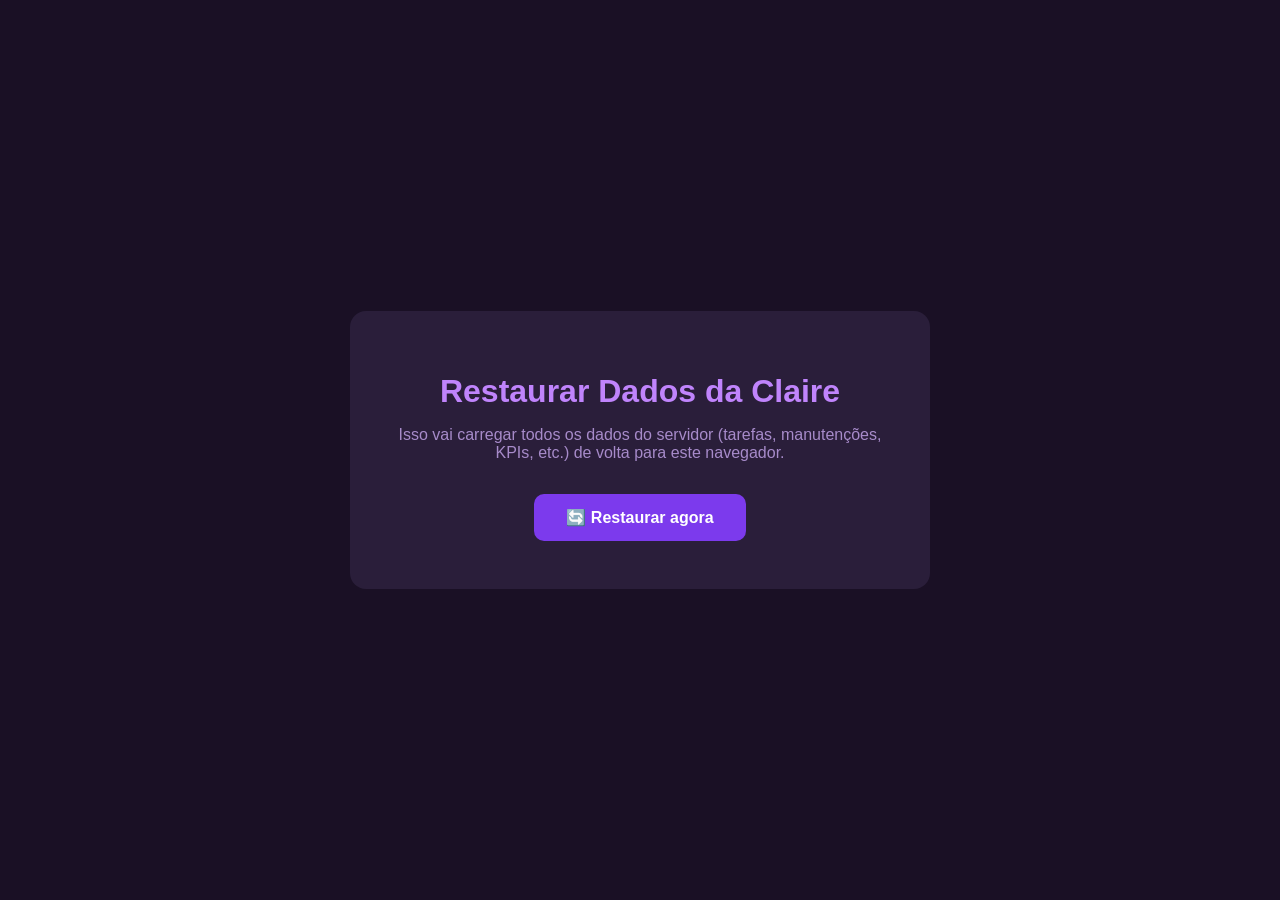
<file: restaurar.html>
<!DOCTYPE html>
<html lang="pt-BR">
<head>
<meta charset="UTF-8">
<title>Restaurar Claire</title>
<style>
  body { font-family: sans-serif; background: #1a1025; color: #e0d6f0; display: flex; align-items: center; justify-content: center; min-height: 100vh; margin: 0; }
  .box { background: #2a1e3a; border-radius: 16px; padding: 40px; max-width: 500px; width: 90%; text-align: center; }
  h1 { color: #c084fc; margin-bottom: 8px; }
  p { color: #a78bca; margin-bottom: 24px; }
  button { background: #7c3aed; color: white; border: none; border-radius: 10px; padding: 14px 32px; font-size: 16px; font-weight: 700; cursor: pointer; margin: 8px; }
  button:hover { background: #6d28d9; }
  .btn-go { background: #059669; }
  .btn-go:hover { background: #047857; }
  #status { margin-top: 20px; font-size: 14px; padding: 12px; border-radius: 8px; display: none; }
  .ok { background: #064e3b; color: #6ee7b7; }
  .err { background: #4c0519; color: #fda4af; }
</style>
</head>
<body>
<div class="box">
  <h1>Restaurar Dados da Claire</h1>
  <p>Isso vai carregar todos os dados do servidor (tarefas, manutenções, KPIs, etc.) de volta para este navegador.</p>
  <button onclick="restaurar()">🔄 Restaurar agora</button>
  <div id="status"></div>
</div>
<script>
const WORKER = 'https://claire-dados.nicole-0e7.workers.dev';
const TOKEN = 'wecare-claire-2026-k7x9q2';

async function restaurar() {
  const st = document.getElementById('status');
  st.style.display = 'block';
  st.className = '';
  st.textContent = 'Conectando ao servidor…';
  try {
    const r = await fetch(WORKER + '/load?token=' + TOKEN);
    const json = await r.json();
    if (!json.data) throw new Error('Servidor retornou vazio');
    const data = json.data;
    let count = 0;
    for (const key of Object.keys(data)) {
      try {
        localStorage.setItem(key, typeof data[key] === 'string' ? data[key] : JSON.stringify(data[key]));
        count++;
      } catch(e) {}
    }
    st.className = 'ok';
    const tarefas = (data.nx_tasks || []).length;
    const manut = (data.nx_manutencoes || []).length;
    st.innerHTML = '✅ Restaurado com sucesso!<br>' + count + ' chaves carregadas<br>' + tarefas + ' tarefas · ' + manut + ' manutenções<br><br><button class="btn-go" onclick="window.location.href=\'/\'">Abrir Claire →</button>';
  } catch(e) {
    st.className = 'err';
    st.textContent = '❌ Erro: ' + e.message;
  }
}
</script>
</body>
</html>
</file>
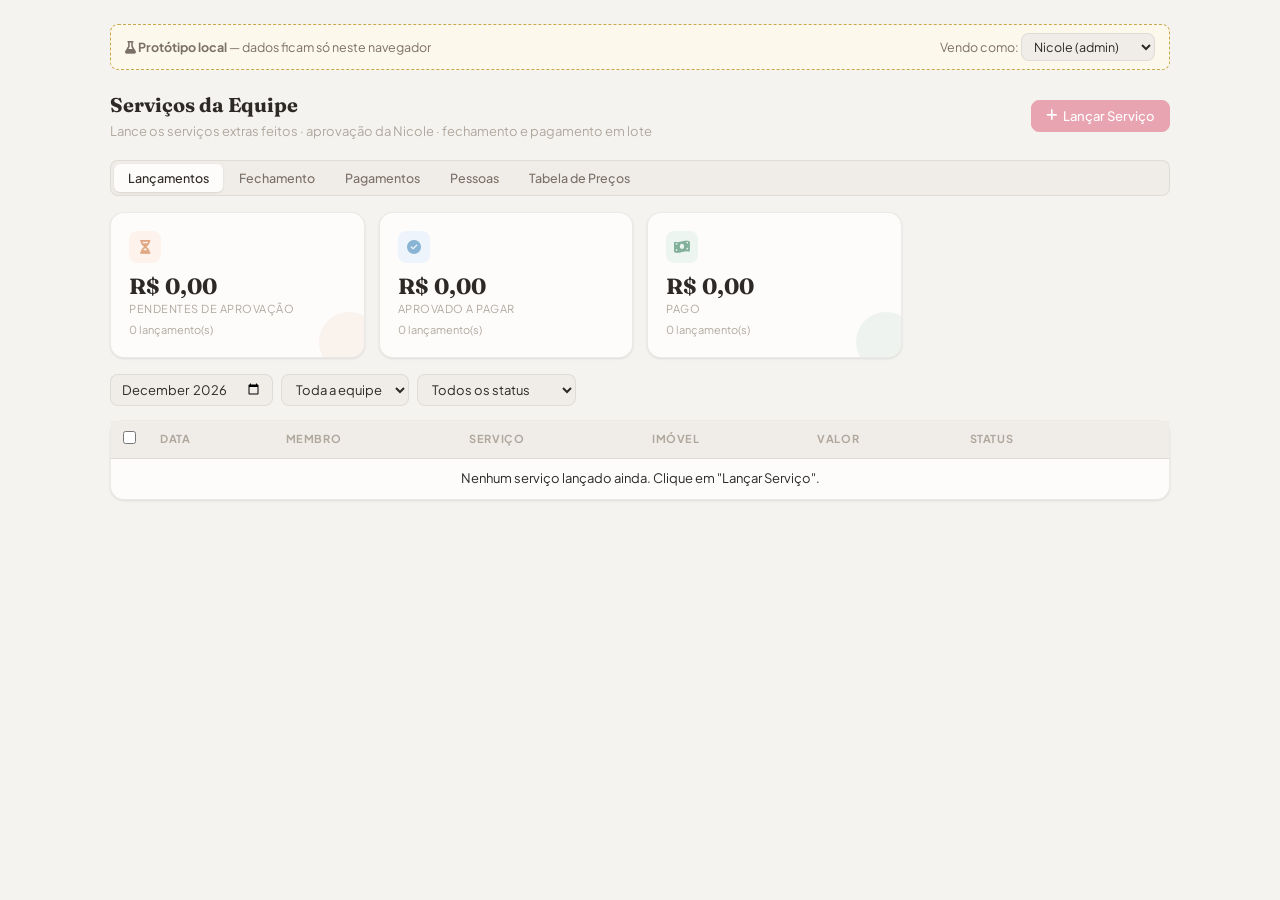
<file: prototipos/servicos-equipe.html>
<!DOCTYPE html>
<html lang="pt-BR">
<head>
<meta charset="UTF-8">
<meta name="viewport" content="width=device-width, initial-scale=1.0">
<title>Serviços da Equipe — protótipo</title>
<link rel="preconnect" href="https://fonts.googleapis.com">
<link rel="preconnect" href="https://fonts.gstatic.com" crossorigin>
<link href="https://fonts.googleapis.com/css2?family=Fraunces:ital,opsz,wght@0,9..144,400;0,9..144,600;0,9..144,700&family=Plus+Jakarta+Sans:wght@300;400;500;600;700&display=swap" rel="stylesheet">
<link rel="stylesheet" href="https://cdnjs.cloudflare.com/ajax/libs/font-awesome/6.5.0/css/all.min.css">
<link rel="stylesheet" href="../css/styles.css?v=3">
<style>
  /* Protótipo sem sidebar: o body do Claire é flex por causa do menu lateral */
  body { display:block; }
  .proto-wrap { max-width:1100px; margin:0 auto; padding:24px 20px 60px; }
  .proto-bar { display:flex; align-items:center; justify-content:space-between; gap:12px; flex-wrap:wrap; background:var(--gold-light); border:1px dashed var(--gold); border-radius:var(--r-sm); padding:8px 14px; margin-bottom:20px; font-size:12.5px; color:var(--text2); }
  .se-status { font-size:10.5px; padding:2px 9px; border-radius:20px; font-weight:600; white-space:nowrap; }
  .se-status.pendente { background:var(--peach-light); color:var(--peach); }
  .se-status.aprovado { background:var(--sky-light); color:var(--sky); }
  .se-status.recusado { background:var(--vermelha-bg); color:var(--vermelha); }
  .se-status.pago     { background:var(--sage-light); color:var(--sage); }
  .se-icon-btn { background:none; border:none; color:var(--text3); cursor:pointer; font-size:12.5px; padding:3px 6px; border-radius:6px; }
  .se-icon-btn:hover { background:var(--bg3); color:var(--text); }
  .se-icon-btn.ok:hover { color:var(--sage); }
  .se-icon-btn.no:hover { color:var(--vermelha); }
  .se-filtros { display:flex; gap:8px; flex-wrap:wrap; margin-bottom:14px; align-items:center; }
  .se-filtros .form-input, .se-filtros .form-select { width:auto; padding:6px 10px; font-size:13px; }
  .se-chip { border:1px solid var(--border2); background:var(--bg2); border-radius:20px; padding:5px 12px; font-size:12.5px; cursor:pointer; font-family:inherit; color:var(--text2); }
  .se-chip.active { background:var(--rose); border-color:var(--rose); color:#fff; }
  .se-membro-card { border:1px solid var(--border); border-radius:var(--r-sm); margin-bottom:10px; background:var(--bg2); }
  .se-membro-head { display:flex; align-items:center; gap:10px; padding:10px 14px; cursor:pointer; }
  .se-membro-head .nome { font-weight:600; flex:1; }
  .se-membro-head .total { font-family:var(--font-display); font-weight:700; font-size:17px; color:var(--sage); }
  .se-membro-itens { border-top:1px solid var(--border); padding:4px 14px 10px; display:none; }
  .se-membro-card.open .se-membro-itens { display:block; }
  .se-aviso { background:var(--peach-light); border:1px solid var(--peach-mid); color:#9a6440; border-radius:var(--r-sm); padding:9px 13px; font-size:12.5px; margin-bottom:12px; }
  .se-vazio { text-align:center; padding:26px; color:var(--text3); font-size:13px; }
  .se-tab-panel { display:none; }
  .se-tab-panel.active { display:block; }
  /* Relatório */
  #se-relatorio { font-size:13px; }
  #se-relatorio h3 { font-family:var(--font-display); font-size:15px; margin:16px 0 6px; display:flex; justify-content:space-between; }
  #se-relatorio .rel-pagina + .rel-pagina { margin-top:28px; padding-top:20px; border-top:2px dashed var(--border2); }
  #se-relatorio .rel-total { margin-top:16px; padding-top:10px; border-top:2px solid var(--text); display:flex; justify-content:space-between; font-weight:700; font-size:15px; }
  @media (max-width:700px){
    .proto-wrap { padding:16px 12px 60px; }
    .form-row { grid-template-columns:1fr; }
    .se-hide-mobile { display:none; }
    .metrics-grid { grid-template-columns:repeat(3,1fr) !important; gap:6px !important; }
    .metric-card { padding:10px !important; }
    .metric-card .metric-icon { display:none; }
    .metric-card .metric-value { font-size:14px !important; }
    .metric-card .metric-label { font-size:9px; letter-spacing:0; }
    .data-table th, .data-table td { padding:8px 6px; }
  }
  @media print {
    body * { visibility:hidden; }
    #se-relatorio, #se-relatorio * { visibility:visible; }
    #se-relatorio { position:absolute; left:0; top:0; width:100%; }
    .modal-overlay { background:none; }
    .modal { max-height:none !important; overflow:visible !important; box-shadow:none !important; }
    #se-relatorio .rel-pagina + .rel-pagina { border-top:none; margin-top:0; padding-top:0; break-before:page; page-break-before:always; }
  }
</style>
</head>
<body>
<div class="proto-wrap">

  <!-- Só no protótipo: no Claire isso vem do login (getCurrentUser/isAdmin) -->
  <div class="proto-bar">
    <span><i class="fa-solid fa-flask"></i> <b>Protótipo local</b> — dados ficam só neste navegador</span>
    <span>Vendo como:
      <select class="form-select" id="se-usuario" onchange="trocarUsuarioProto(this.value)" style="width:auto;display:inline-block;padding:4px 8px;font-size:12.5px;"></select>
    </span>
  </div>

  <div style="display:flex;align-items:center;justify-content:space-between;margin-bottom:18px;flex-wrap:wrap;gap:10px;">
    <div>
      <h2 style="font-family:var(--font-display);font-size:20px;font-weight:700;">Serviços da Equipe</h2>
      <p style="color:var(--text3);font-size:13px;margin-top:2px;">Lance os serviços extras feitos · aprovação da Nicole · fechamento e pagamento em lote</p>
    </div>
    <button class="btn btn-rose" onclick="abrirNovoServico()"><i class="fa-solid fa-plus"></i> Lançar Serviço</button>
  </div>

  <div class="tab-bar" style="margin-bottom:16px;flex-wrap:wrap;">
    <button class="tab-btn se-tab-btn active" data-tab="lancamentos" onclick="switchSETab('lancamentos')">Lançamentos</button>
    <button class="tab-btn se-tab-btn se-admin" data-tab="fechamento" onclick="switchSETab('fechamento')">Fechamento</button>
    <button class="tab-btn se-tab-btn" data-tab="historico" onclick="switchSETab('historico')">Pagamentos</button>
    <button class="tab-btn se-tab-btn se-admin" data-tab="pessoas" onclick="switchSETab('pessoas')">Pessoas</button>
    <button class="tab-btn se-tab-btn se-admin" data-tab="tabela" onclick="switchSETab('tabela')">Tabela de Preços</button>
  </div>

  <!-- ── LANÇAMENTOS ── -->
  <div class="se-tab-panel active" id="se-tab-lancamentos">
    <div class="metrics-grid" id="se-resumo" style="margin-bottom:16px;"></div>
    <div class="se-filtros">
      <input type="month" class="form-input" id="se-f-mes" onchange="renderServicosEquipe()" title="Mês de vigência">
      <select class="form-select se-admin" id="se-f-membro" onchange="renderServicosEquipe()"></select>
      <select class="form-select" id="se-f-status" onchange="renderServicosEquipe()">
        <option value="">Todos os status</option>
        <option value="pendente">Pendente</option>
        <option value="aprovado">Aprovado (a pagar)</option>
        <option value="pago">Pago</option>
        <option value="recusado">Recusado</option>
      </select>
      <button class="btn btn-sm btn-sage se-admin" id="se-btn-aprovar-lote" onclick="aprovarSelecionados()" style="display:none;"><i class="fa-solid fa-check-double"></i> Aprovar selecionados</button>
    </div>
    <div class="card"><div style="overflow-x:auto;"><table class="data-table">
      <thead><tr>
        <th class="se-admin" style="width:28px;"><input type="checkbox" id="se-sel-todos" onchange="selecionarTodosPendentes(this.checked)" title="Selecionar pendentes"></th>
        <th>Data</th><th class="se-admin">Membro</th><th>Serviço</th><th class="se-hide-mobile">Imóvel</th><th>Valor</th><th>Status</th><th></th>
      </tr></thead>
      <tbody id="se-tbody"></tbody>
    </table></div></div>
  </div>

  <!-- ── FECHAMENTO ── -->
  <div class="se-tab-panel" id="se-tab-fechamento">
    <div class="card" style="margin-bottom:16px;"><div class="card-body">
      <div class="form-label" style="margin-bottom:8px;">Mês de vigência</div>
      <div class="se-filtros" id="se-presets" style="margin-bottom:0;"></div>
      <div class="se-filtros" id="se-fc-datas" style="margin:10px 0 0;display:none;">
        <label style="font-size:12px;color:var(--text3);">Data do serviço de</label>
        <input type="date" class="form-input" id="se-fc-ini" onchange="renderFechamento()">
        <label style="font-size:12px;color:var(--text3);">até</label>
        <input type="date" class="form-input" id="se-fc-fim" onchange="renderFechamento()">
      </div>
    </div></div>
    <div id="se-fc-aviso"></div>
    <div class="metrics-grid" id="se-fc-resumo" style="margin-bottom:16px;"></div>
    <div id="se-fc-membros"></div>
    <div style="display:flex;gap:8px;justify-content:flex-end;flex-wrap:wrap;margin-top:14px;">
      <button class="btn" onclick="exportarCSVFechamento()"><i class="fa-solid fa-file-csv"></i> Exportar CSV</button>
      <button class="btn" onclick="abrirRelatorioFechamento('geral')"><i class="fa-solid fa-file-lines"></i> Relatório geral</button>
      <button class="btn" onclick="abrirRelatorioFechamento('separado')"><i class="fa-solid fa-copy"></i> Relatórios por pessoa</button>
      <button class="btn btn-sage" onclick="abrirConfirmarPagamento()"><i class="fa-solid fa-money-bill-wave"></i> Registrar pagamento</button>
    </div>
  </div>

  <!-- ── HISTÓRICO DE PAGAMENTOS ── -->
  <div class="se-tab-panel" id="se-tab-historico">
    <div class="card"><div style="overflow-x:auto;"><table class="data-table">
      <thead><tr><th>Pago em</th><th>Período</th><th id="se-hist-th-pessoas">Por pessoa</th><th></th></tr></thead>
      <tbody id="se-hist-tbody"></tbody>
    </table></div></div>
  </div>

  <!-- ── TABELA DE PREÇOS ── -->
  <div class="se-tab-panel" id="se-tab-pessoas">
    <div style="display:flex;justify-content:space-between;align-items:center;margin-bottom:12px;flex-wrap:wrap;gap:8px;">
      <p style="font-size:13px;color:var(--text3);">Quem pode receber por serviço extra, com os dados de pagamento.</p>
      <div style="display:flex;gap:8px;align-items:center;">
        <label style="font-size:12.5px;color:var(--text2);display:flex;align-items:center;gap:5px;cursor:pointer;"><input type="checkbox" id="se-p-inativos" onchange="renderPessoas()"> mostrar inativos</label>
        <button class="btn btn-sm btn-rose" onclick="abrirNovaPessoa()"><i class="fa-solid fa-user-plus"></i> Nova pessoa</button>
      </div>
    </div>
    <div class="card"><div style="overflow-x:auto;"><table class="data-table">
      <thead><tr><th>Nome</th><th class="se-hide-mobile">Contato</th><th>Pagamento</th><th></th></tr></thead>
      <tbody id="se-pessoas-tbody"></tbody>
    </table></div></div>
  </div>

  <div class="se-tab-panel" id="se-tab-tabela">
    <div class="card" style="margin-bottom:16px;"><div class="card-body" style="display:flex;align-items:center;gap:10px;flex-wrap:wrap;font-size:13.5px;">
      <i class="fa-solid fa-calendar-day" style="color:var(--peach);"></i> <b>Regra de pagamento:</b> serviços de um mês de vigência são pagos no dia
      <input type="number" class="form-input" id="se-cfg-dia" min="1" max="31" style="width:70px;padding:5px 8px;" onchange="setDiaPagamento(this.value)"> do mês seguinte.
      <span style="font-size:12px;color:var(--text3);">Vale pra tudo que ainda não foi pago, exceto lançamentos com previsão alterada na mão.</span>
    </div></div>
    <div style="display:flex;justify-content:space-between;align-items:center;margin-bottom:12px;flex-wrap:wrap;gap:8px;">
      <p style="font-size:13px;color:var(--text3);">Valor padrão que já vem preenchido ao lançar. Dá pra ajustar em cada lançamento.</p>
      <button class="btn btn-sm btn-rose" onclick="adicionarTipoServico()"><i class="fa-solid fa-plus"></i> Novo tipo</button>
    </div>
    <div class="card"><div style="overflow-x:auto;"><table class="data-table">
      <thead><tr><th>Serviço</th><th style="width:160px;">Valor padrão (R$)</th><th style="width:130px;">Unidade</th><th style="width:60px;"></th></tr></thead>
      <tbody id="se-tabela-tbody"></tbody>
    </table></div></div>
  </div>

</div>

<!-- Modal: lançar/editar serviço -->
<div class="modal-overlay" id="modal-servico-equipe">
  <div class="modal" style="width:520px;max-width:calc(100vw - 24px);">
    <div class="modal-title" id="se-modal-title">Lançar Serviço</div>
    <div class="form-row">
      <div class="form-group"><label class="form-label">Data em que fez</label><input type="date" class="form-input" id="se-data" onchange="_seAoTrocarData()"></div>
      <div class="form-group"><label class="form-label">Quem fez</label><select class="form-select" id="se-membro"></select></div>
    </div>
    <div class="form-row">
      <div class="form-group"><label class="form-label">Mês de vigência</label><input type="month" class="form-input" id="se-mesvig" onchange="_seMesVigManual=true;_seAtualizarPrevisao()"></div>
      <div class="form-group"><label class="form-label">Previsão de pagamento</label><input type="date" class="form-input" id="se-prev" onchange="_seAoEditarPrevisao()"><div id="se-prev-hint" style="font-size:11px;color:var(--text3);margin-top:3px;"></div></div>
    </div>
    <div class="form-group"><label class="form-label">Serviço</label><select class="form-select" id="se-tipo" onchange="_seAoTrocarTipo()"></select></div>
    <div class="form-group" id="se-desc-wrap" style="display:none;"><label class="form-label">Qual serviço?</label><input type="text" class="form-input" id="se-desc" placeholder="Descreva o serviço"></div>
    <div class="form-group"><label class="form-label">Imóvel (opcional)</label><input type="text" class="form-input" id="se-imovel" list="se-imoveis-list" placeholder="Ex: Apto 302 Leblon"><datalist id="se-imoveis-list"></datalist></div>
    <div class="form-row">
      <div class="form-group"><label class="form-label">Quantidade</label><input type="number" class="form-input" id="se-qtd" min="1" step="1" value="1" oninput="_seAtualizarTotal()"></div>
      <div class="form-group"><label class="form-label">Valor unitário (R$)</label><input type="number" class="form-input" id="se-valor" min="0" step="0.01" oninput="_seAtualizarTotal()"></div>
    </div>
    <div id="se-total-preview" style="font-size:13px;color:var(--text2);margin:-4px 0 12px;"></div>
    <div class="form-group"><label class="form-label">Observações</label><textarea class="form-input" id="se-obs" rows="2" placeholder="Detalhes úteis pra aprovação"></textarea></div>
    <div class="modal-footer"><button class="btn" onclick="closeModal('modal-servico-equipe')">Cancelar</button><button class="btn btn-rose" onclick="salvarServicoEquipe()"><i class="fa-solid fa-check"></i> Salvar</button></div>
  </div>
</div>

<!-- Modal: relatório -->
<div class="modal-overlay" id="modal-se-relatorio">
  <div class="modal" style="width:720px;max-width:calc(100vw - 24px);max-height:90vh;overflow-y:auto;">
    <select class="form-select" id="se-rel-modo" onchange="trocarModoRelatorio(this.value)" style="margin-bottom:14px;"></select>
    <div id="se-relatorio"></div>
    <div class="modal-footer"><button class="btn" onclick="closeModal('modal-se-relatorio')">Fechar</button><button class="btn" id="se-rel-copiar" onclick="copiarResumoRelatorio()"><i class="fa-regular fa-copy"></i> Copiar resumo</button><button class="btn btn-sage" id="se-rel-whats" onclick="enviarWhatsRelatorio()" style="display:none;"><i class="fa-brands fa-whatsapp"></i> Enviar no WhatsApp</button><button class="btn btn-rose" onclick="window.print()"><i class="fa-solid fa-print"></i> Imprimir / PDF</button></div>
  </div>
</div>

<!-- Modal: confirmar pagamento -->
<div class="modal-overlay" id="modal-se-pagar">
  <div class="modal" style="width:460px;max-width:calc(100vw - 24px);">
    <div class="modal-title">Registrar pagamento</div>
    <div id="se-pagar-resumo" style="font-size:13px;margin-bottom:14px;"></div>
    <div class="form-group"><label class="form-label">Data do pagamento</label><input type="date" class="form-input" id="se-pagar-data"><div id="se-pagar-prev" style="font-size:11.5px;color:var(--text3);margin-top:4px;"></div></div>
    <div class="form-group"><label class="form-label">Observação (opcional)</label><input type="text" class="form-input" id="se-pagar-obs" placeholder="Ex: PIX enviado"></div>
    <div class="modal-footer"><button class="btn" onclick="closeModal('modal-se-pagar')">Cancelar</button><button class="btn btn-sage" onclick="confirmarPagamentoSE()"><i class="fa-solid fa-check"></i> Confirmar pagamento</button></div>
  </div>
</div>

<!-- Modal: recusar -->
<div class="modal-overlay" id="modal-se-recusar">
  <div class="modal" style="width:420px;max-width:calc(100vw - 24px);">
    <div class="modal-title">Recusar lançamento</div>
    <div class="form-group"><label class="form-label">Motivo</label><textarea class="form-input" id="se-recusar-motivo" rows="3" placeholder="A pessoa vai ver esse motivo"></textarea></div>
    <div class="modal-footer"><button class="btn" onclick="closeModal('modal-se-recusar')">Cancelar</button><button class="btn btn-rose" onclick="confirmarRecusaSE()">Recusar</button></div>
  </div>
</div>

<!-- Modal: pessoa (fica por último pra abrir por cima do modal de lançamento) -->
<div class="modal-overlay" id="modal-se-pessoa">
  <div class="modal" style="width:540px;max-width:calc(100vw - 24px);max-height:92vh;overflow-y:auto;">
    <div class="modal-title" id="se-pessoa-title">Nova pessoa</div>
    <div class="form-row">
      <div class="form-group"><label class="form-label">Nome *</label><input type="text" class="form-input" id="sp-nome" placeholder="Nome como aparece no relatório"></div>
      <div class="form-group"><label class="form-label">Função</label><input type="text" class="form-input" id="sp-funcao" list="sp-funcoes" placeholder="Ex: Atendente, Diarista"><datalist id="sp-funcoes"><option value="Atendente"><option value="Coordenação"><option value="Diarista"><option value="Manutenção"><option value="Freelancer"></datalist></div>
    </div>
    <div class="form-row">
      <div class="form-group"><label class="form-label">WhatsApp</label><input type="tel" class="form-input" id="sp-telefone" placeholder="(21) 99999-9999"></div>
      <div class="form-group"><label class="form-label">CPF / CNPJ</label><input type="text" class="form-input" id="sp-documento" placeholder="Pra recibo / nota"></div>
    </div>
    <div class="form-label" style="margin:6px 0 8px;color:var(--text);">Dados para pagamento</div>
    <div class="form-row">
      <div class="form-group"><label class="form-label">Tipo da chave PIX</label><select class="form-select" id="sp-pixtipo"><option value="">—</option></select></div>
      <div class="form-group"><label class="form-label">Chave PIX</label><input type="text" class="form-input" id="sp-pixchave"></div>
    </div>
    <details style="margin-bottom:13px;"><summary style="font-size:12.5px;color:var(--text2);cursor:pointer;">Conta bancária (se não usar PIX)</summary>
      <div class="form-group" style="margin-top:10px;"><label class="form-label">Banco</label><input type="text" class="form-input" id="sp-banco"></div>
      <div class="form-row">
        <div class="form-group"><label class="form-label">Agência</label><input type="text" class="form-input" id="sp-agencia"></div>
        <div class="form-group"><label class="form-label">Conta</label><input type="text" class="form-input" id="sp-conta"></div>
      </div>
    </details>
    <div class="form-group"><label class="form-label">Observações</label><textarea class="form-input" id="sp-obs" rows="2" placeholder="Ex: pagar só no dia 5, conta no nome da mãe…"></textarea></div>
    <div class="modal-footer"><button class="btn" onclick="closeModal('modal-se-pessoa')">Cancelar</button><button class="btn btn-rose" onclick="salvarPessoa()"><i class="fa-solid fa-check"></i> Salvar</button></div>
  </div>
</div>

<div id="se-toast" style="position:fixed;bottom:22px;left:50%;transform:translateX(-50%);background:var(--text);color:#fff;padding:9px 18px;border-radius:20px;font-size:13px;display:none;z-index:999;"></div>

<script>
/* ═══════════════════════════════════════════════════════════════
   SERVIÇOS DA EQUIPE — protótipo standalone
   Na integração com o Claire:
   - servicosEquipe / servicosTipos / servicosPagamentos viram chaves de
     sync (nx_servicos_equipe, nx_servicos_tipos, nx_servicos_pagamentos)
     e entram em _MERGE_POR_ID_KEYS + backend/app/merge.py.
   - _seUsuario()/_seIsAdmin() trocam por getCurrentUser()/isAdmin(), e o
     membro logado vem de u.attId.
   - servicosPessoas vira nx_servicos_pessoas; na migração, semear com ATTS
     (+ outrosMembros) e ligar pessoa↔usuário pelo attId pra equipe lançar o próprio.
   - esc/brl/showToast/closeModal já existem no app.js.
   ═══════════════════════════════════════════════════════════════ */

// ── helpers (já existem no app.js) ──
function esc(s){ return String(s==null?'':s).replace(/[&<>"']/g,c=>({'&':'&amp;','<':'&lt;','>':'&gt;','"':'&quot;',"'":'&#39;'}[c])); }
function brl(v){ return 'R$ '+(parseFloat(v)||0).toLocaleString('pt-BR',{minimumFractionDigits:2,maximumFractionDigits:2}); }
function closeModal(id){ document.getElementById(id).classList.remove('open'); }
let _toastT=null;
function showToast(msg){ const t=document.getElementById('se-toast'); t.textContent=msg; t.style.display='block'; clearTimeout(_toastT); _toastT=setTimeout(()=>t.style.display='none',2200); }
function _hoje(){ const d=new Date(); return d.getFullYear()+'-'+String(d.getMonth()+1).padStart(2,'0')+'-'+String(d.getDate()).padStart(2,'0'); }
function _df(d){ return d?d.split('-').reverse().join('/'):'—'; }

// ── dados ──
// Cadastro de quem pode receber por serviço extra. Inativos saem dos selects
// mas continuam nos lançamentos/pagamentos antigos (por isso não se apaga quem já tem histórico).
// {id, nome, funcao, telefone, documento, pixTipo, pixChave, banco, agencia, conta, obs, ativo}
let servicosPessoas=[];
const SE_PESSOAS_INICIAIS=[
  {id:'patricia',nome:'Patrícia'},{id:'sara',nome:'Sara'},{id:'lisarb',nome:'Lisarb'},{id:'lais',nome:'Laís'},
].map(p=>Object.assign({funcao:'Atendente',telefone:'',documento:'',pixTipo:'',pixChave:'',banco:'',agencia:'',conta:'',obs:'',ativo:true},p));
const SE_PIX_TIPOS={cpf:'CPF',cnpj:'CNPJ',telefone:'Telefone',email:'E-mail',aleatoria:'Chave aleatória'};
function _sePessoasAtivas(){ return servicosPessoas.filter(p=>p.ativo!==false).sort((a,b)=>a.nome.localeCompare(b.nome)); }
function _sePessoa(id){ return servicosPessoas.find(x=>x.id===id); }
// {id, data:'YYYY-MM-DD', membroId, tipoId, descricao, imovelNome, qtd, valorUnit, obs,
//  status:'pendente'|'aprovado'|'recusado', motivoRecusa, criadoPor, criadoEm,
//  aprovadoPor, aprovadoEm, pagamentoId}
let servicosEquipe=[];
// {id, nome, valor, unidade} — id 'outro' é reservado pra serviço livre
let servicosTipos=[];
// {id, dataPagamento, ini, fim, itens:[ids], totais:{membroId:valor}, total, obs, criadoEm}
let servicosPagamentos=[];
// {diaPagamento} — dia do mês seguinte à vigência em que se paga
let servicosConfig={diaPagamento:15};

const SE_TIPOS_EXEMPLO=[
  {id:1,nome:'Check-in presencial',valor:50,unidade:'por check-in'},
  {id:2,nome:'Vistoria de saída',valor:40,unidade:'por vistoria'},
  {id:3,nome:'Plantão extra',valor:120,unidade:'por turno'},
  {id:4,nome:'Compra/entrega de enxoval',valor:35,unidade:'por ida'},
];

function _seLoad(){
  try{
    servicosEquipe=JSON.parse(localStorage.getItem('proto_servicos_equipe')||'[]');
    servicosPagamentos=JSON.parse(localStorage.getItem('proto_servicos_pagamentos')||'[]');
    const t=localStorage.getItem('proto_servicos_tipos');
    servicosTipos=t?JSON.parse(t):SE_TIPOS_EXEMPLO.slice();
    const cf=localStorage.getItem('proto_servicos_config'); if(cf) servicosConfig=Object.assign({diaPagamento:15},JSON.parse(cf));
    const p=localStorage.getItem('proto_servicos_pessoas');
    servicosPessoas=p?JSON.parse(p):SE_PESSOAS_INICIAIS.map(x=>Object.assign({},x));
  }catch(e){ servicosTipos=SE_TIPOS_EXEMPLO.slice(); servicosPessoas=SE_PESSOAS_INICIAIS.map(x=>Object.assign({},x)); }
}
function _seSave(){
  try{
    localStorage.setItem('proto_servicos_equipe',JSON.stringify(servicosEquipe));
    localStorage.setItem('proto_servicos_tipos',JSON.stringify(servicosTipos));
    localStorage.setItem('proto_servicos_pagamentos',JSON.stringify(servicosPagamentos));
    localStorage.setItem('proto_servicos_pessoas',JSON.stringify(servicosPessoas));
    localStorage.setItem('proto_servicos_config',JSON.stringify(servicosConfig));
  }catch(e){ showToast('Não foi possível salvar neste navegador'); }
}

// ── usuário (simulado no protótipo) ──
let _seUserId='admin';
function _seIsAdmin(){ return _seUserId==='admin'; }
function _seUsuario(){ return _seIsAdmin()?{id:'admin',nome:'Nicole'}:{id:_seUserId,nome:_seNomeMembro(_seUserId)}; }
function _seNomeMembro(id){ const m=_sePessoa(id); return m?m.nome:id; }
function _sePreencherUsuariosProto(){
  const su=document.getElementById('se-usuario'), v=su.value;
  su.innerHTML='<option value="admin">Nicole (admin)</option>'+_sePessoasAtivas().map(m=>'<option value="'+m.id+'">'+esc(m.nome)+' (equipe)</option>').join('');
  if(v) su.value=v;
}
function trocarUsuarioProto(id){
  _seUserId=id; try{ localStorage.setItem('proto_servicos_user',id); }catch(e){}
  document.querySelectorAll('.se-admin').forEach(el=>el.style.display=_seIsAdmin()?'':'none');
  if(!_seIsAdmin()) switchSETab('lancamentos');
  renderServicosEquipe();
}

// ── cálculo ──
function seValorItem(s){ return (parseFloat(s.qtd)||1)*(parseFloat(s.valorUnit)||0); }
function seStatus(s){ return s.pagamentoId?'pago':(s.status||'pendente'); }
function seNomeServico(s){
  if(s.tipoId==='outro'||!s.tipoId) return s.descricao||'Outro';
  const t=servicosTipos.find(x=>x.id===s.tipoId);
  return (t?t.nome:(s.tipoNome||'Serviço'))+(s.descricao?' — '+s.descricao:'');
}

// ── abas ──
let _seTab='lancamentos';
function switchSETab(tab){
  _seTab=tab;
  document.querySelectorAll('.se-tab-btn').forEach(b=>b.classList.toggle('active',b.dataset.tab===tab));
  document.querySelectorAll('.se-tab-panel').forEach(p=>p.classList.toggle('active',p.id==='se-tab-'+tab));
  if(tab==='fechamento') renderFechamento();
  else if(tab==='historico') renderHistoricoPagamentos();
  else if(tab==='tabela') renderTabelaPrecos();
  else if(tab==='pessoas') renderPessoas();
  else renderServicosEquipe();
}

// ── lançamentos ──
let _seSelecionados=new Set();
function renderServicosEquipe(){
  const u=_seUsuario(), admin=_seIsAdmin();
  const fm=document.getElementById('se-f-membro');
  if(fm){ const v=fm.value; fm.innerHTML='<option value="">Toda a equipe</option>'+servicosPessoas.slice().sort((a,b)=>a.nome.localeCompare(b.nome)).map(m=>'<option value="'+m.id+'">'+esc(m.nome)+(m.ativo===false?' (inativo)':'')+'</option>').join(''); fm.value=v; }
  const mes=document.getElementById('se-f-mes').value;
  const membro=admin?document.getElementById('se-f-membro').value:u.id;
  const st=document.getElementById('se-f-status').value;

  let lista=servicosEquipe.filter(s=>(!mes||seMesVig(s)===mes) && (!membro||s.membroId===membro));
  const base=lista;
  if(st) lista=lista.filter(s=>seStatus(s)===st);
  lista.sort((a,b)=>(b.data||'').localeCompare(a.data||'')||b.id-a.id);

  const soma=f=>base.filter(f).reduce((t,s)=>t+seValorItem(s),0);
  const qtd=f=>base.filter(f).length;
  const cards=[
    {l:'Pendentes de aprovação',v:brl(soma(s=>seStatus(s)==='pendente')),sub:qtd(s=>seStatus(s)==='pendente')+' lançamento(s)',c:'peach',i:'fa-hourglass-half'},
    {l:'Aprovado a pagar',v:brl(soma(s=>seStatus(s)==='aprovado')),sub:qtd(s=>seStatus(s)==='aprovado')+' lançamento(s)',c:'sky',i:'fa-circle-check'},
    {l:'Pago',v:brl(soma(s=>seStatus(s)==='pago')),sub:qtd(s=>seStatus(s)==='pago')+' lançamento(s)',c:'sage',i:'fa-money-bill-wave'},
  ];
  document.getElementById('se-resumo').innerHTML=cards.map(x=>'<div class="metric-card '+x.c+'"><div class="metric-icon '+x.c+'"><i class="fa-solid '+x.i+'"></i></div><div class="metric-value" style="font-size:22px;">'+x.v+'</div><div class="metric-label">'+x.l+'</div><div class="metric-delta neutral">'+x.sub+'</div></div>').join('');

  // seleção só vale pra pendentes visíveis
  const idsPend=new Set(lista.filter(s=>seStatus(s)==='pendente').map(s=>s.id));
  _seSelecionados=new Set([..._seSelecionados].filter(id=>idsPend.has(id)));
  const btnLote=document.getElementById('se-btn-aprovar-lote');
  btnLote.style.display=admin&&_seSelecionados.size?'':'none';
  btnLote.innerHTML='<i class="fa-solid fa-check-double"></i> Aprovar selecionados ('+_seSelecionados.size+')';
  document.getElementById('se-sel-todos').checked=idsPend.size>0&&_seSelecionados.size===idsPend.size;

  const stLabel={pendente:'Pendente',aprovado:'Aprovado',recusado:'Recusado',pago:'Pago'};
  const tb=document.getElementById('se-tbody');
  if(!lista.length){
    tb.innerHTML='<tr><td colspan="8" class="se-vazio">'+(servicosEquipe.length?'Nenhum lançamento com esses filtros.':'Nenhum serviço lançado ainda. Clique em "Lançar Serviço".')+'</td></tr>';
    return;
  }
  tb.innerHTML=lista.map(s=>{
    const status=seStatus(s);
    const podeEditar=status!=='pago' && (admin || (s.membroId===u.id && status!=='aprovado'));
    let acoes='';
    if(admin && status==='pendente') acoes+='<button class="se-icon-btn ok" onclick="aprovarServico('+s.id+')" title="Aprovar"><i class="fa-solid fa-check"></i></button><button class="se-icon-btn no" onclick="abrirRecusarServico('+s.id+')" title="Recusar"><i class="fa-solid fa-xmark"></i></button>';
    if(admin && (status==='aprovado'||status==='recusado')) acoes+='<button class="se-icon-btn" onclick="voltarPendente('+s.id+')" title="Voltar para pendente"><i class="fa-solid fa-rotate-left"></i></button>';
    if(podeEditar) acoes+='<button class="se-icon-btn" onclick="abrirEditarServico('+s.id+')" title="Editar"><i class="fa-solid fa-pen"></i></button><button class="se-icon-btn" onclick="deletarServico('+s.id+')" title="Apagar"><i class="fa-solid fa-trash"></i></button>';
    const qtdTxt=(parseFloat(s.qtd)||1)>1?'<div style="font-size:10.5px;color:var(--text3);">'+s.qtd+' × '+brl(s.valorUnit)+'</div>':'';
    const obs=s.obs?'<div style="font-size:11px;color:var(--text3);margin-top:2px;">'+esc(s.obs)+'</div>':'';
    const recusa=status==='recusado'&&s.motivoRecusa?'<div style="font-size:11px;color:var(--vermelha);margin-top:2px;"><i class="fa-solid fa-circle-info"></i> '+esc(s.motivoRecusa)+'</div>':'';
    const chk=admin?'<td>'+(status==='pendente'?'<input type="checkbox" data-id="'+s.id+'" '+(_seSelecionados.has(s.id)?'checked':'')+' onchange="toggleSelServico('+s.id+',this.checked)">':'')+'</td>':'';
    return '<tr>'+chk+
      '<td style="white-space:nowrap;font-size:12.5px;">'+_df(s.data)+'<div style="font-size:10.5px;color:var(--text3);line-height:1.4;">vig. '+_mesCurto(seMesVig(s))+(status==='pago'?'':'<br>paga '+_df(sePrevisao(s)))+'</div></td>'+
      (admin?'<td style="font-weight:600;font-size:13px;">'+esc(_seNomeMembro(s.membroId))+'</td>':'')+
      '<td>'+esc(seNomeServico(s))+obs+recusa+'</td>'+
      '<td class="se-hide-mobile" style="font-size:12px;">'+esc(s.imovelNome||'—')+'</td>'+
      '<td style="white-space:nowrap;font-weight:600;">'+brl(seValorItem(s))+qtdTxt+'</td>'+
      '<td><span class="se-status '+status+'">'+stLabel[status]+'</span></td>'+
      '<td style="white-space:nowrap;text-align:right;">'+acoes+'</td></tr>';
  }).join('');
}
function toggleSelServico(id,on){ on?_seSelecionados.add(id):_seSelecionados.delete(id); renderServicosEquipe(); }
function selecionarTodosPendentes(on){
  _seSelecionados=new Set();
  if(on) document.querySelectorAll('#se-tbody input[data-id]').forEach(c=>_seSelecionados.add(+c.dataset.id));
  renderServicosEquipe();
}

// ── modal de lançamento ──
let _seEditId=null;
function _sePreencherSelects(){
  const u=_seUsuario();
  const sm=document.getElementById('se-membro');
  // editando lançamento de alguém que foi inativado: mantém a pessoa na lista
  const atual=_seEditId?(servicosEquipe.find(x=>x.id===_seEditId)||{}).membroId:null;
  const lista=_sePessoasAtivas(); const pa=atual&&!lista.some(p=>p.id===atual)?_sePessoa(atual):null; if(pa) lista.push(pa);
  sm.innerHTML=lista.map(m=>'<option value="'+m.id+'">'+esc(m.nome)+'</option>').join('')+
    (_seIsAdmin()?'<option value="__nova__">+ Cadastrar nova pessoa…</option>':'');
  sm.onchange=function(){ if(sm.value==='__nova__'){ sm.value=lista[0]?lista[0].id:''; abrirNovaPessoa(true); } };
  sm.disabled=!_seIsAdmin(); if(!_seIsAdmin()) sm.value=u.id;
  document.getElementById('se-tipo').innerHTML=servicosTipos.map(t=>'<option value="'+t.id+'">'+esc(t.nome)+' — '+brl(t.valor)+(t.unidade?' '+esc(t.unidade):'')+'</option>').join('')+'<option value="outro">Outro (descrever)</option>';
  const imoveis=[...new Set(servicosEquipe.map(s=>s.imovelNome).filter(Boolean))].sort();
  document.getElementById('se-imoveis-list').innerHTML=imoveis.map(n=>'<option value="'+esc(n)+'">').join('');
}
function _seAoTrocarTipo(){
  const v=document.getElementById('se-tipo').value;
  document.getElementById('se-desc-wrap').style.display=v==='outro'?'':'none';
  document.getElementById('se-desc').placeholder=v==='outro'?'Descreva o serviço':'';
  if(v!=='outro'){ const t=servicosTipos.find(x=>String(x.id)===v); if(t) document.getElementById('se-valor').value=t.valor; }
  else document.getElementById('se-valor').value='';
  _seAtualizarTotal();
}
function _seAtualizarTotal(){
  const q=parseFloat(document.getElementById('se-qtd').value)||1, v=parseFloat(document.getElementById('se-valor').value)||0;
  document.getElementById('se-total-preview').innerHTML=q>1?'Total: <b>'+brl(q*v)+'</b>':'';
}
// vigência acompanha a data do serviço até alguém mexer nela; previsão acompanha a vigência
// até alguém mexer nela (e aí vira dataPrevista gravada no lançamento)
let _seMesVigManual=false, _sePrevManual=false;
function _seAoTrocarData(){
  const d=document.getElementById('se-data').value;
  if(!_seMesVigManual && d) document.getElementById('se-mesvig').value=d.substring(0,7);
  _seAtualizarPrevisao();
}
function _seAtualizarPrevisao(){
  const padrao=sePrevisaoPadrao(document.getElementById('se-mesvig').value);
  if(!_sePrevManual) document.getElementById('se-prev').value=padrao;
  _sePrevHint();
}
function _seAoEditarPrevisao(){
  const padrao=sePrevisaoPadrao(document.getElementById('se-mesvig').value);
  _sePrevManual=document.getElementById('se-prev').value!==padrao && !!document.getElementById('se-prev').value;
  if(!document.getElementById('se-prev').value) document.getElementById('se-prev').value=padrao;
  _sePrevHint();
}
function _sePrevHint(){
  const padrao=sePrevisaoPadrao(document.getElementById('se-mesvig').value);
  const h=document.getElementById('se-prev-hint');
  h.innerHTML=_sePrevManual
    ?'<span style="color:var(--peach);">alterada · padrão seria '+_df(padrao)+'</span> <a href="#" onclick="_sePrevManual=false;_seAtualizarPrevisao();return false;" style="color:var(--text2);">voltar</a>'
    :'dia '+(servicosConfig.diaPagamento||15)+' do mês seguinte';
  document.getElementById('se-prev').disabled=!_seIsAdmin();
}
function abrirNovoServico(){
  _seEditId=null; _sePreencherSelects();
  document.getElementById('se-modal-title').textContent='Lançar Serviço';
  document.getElementById('se-data').value=_hoje();
  _seMesVigManual=false; _sePrevManual=false; document.getElementById('se-mesvig').value=_hoje().substring(0,7); _seAtualizarPrevisao();
  document.getElementById('se-imovel').value=''; document.getElementById('se-obs').value=''; document.getElementById('se-desc').value='';
  document.getElementById('se-qtd').value=1;
  document.getElementById('se-tipo').selectedIndex=0; _seAoTrocarTipo();
  document.getElementById('modal-servico-equipe').classList.add('open');
}
function abrirEditarServico(id){
  const s=servicosEquipe.find(x=>x.id===id); if(!s) return;
  _seEditId=id; _sePreencherSelects();
  document.getElementById('se-modal-title').textContent='Editar Serviço';
  document.getElementById('se-data').value=s.data||'';
  _seMesVigManual=true; _sePrevManual=!!s.dataPrevista; document.getElementById('se-mesvig').value=seMesVig(s); document.getElementById('se-prev').value=sePrevisao(s); _sePrevHint();
  document.getElementById('se-membro').value=s.membroId;
  document.getElementById('se-tipo').value=String(s.tipoId||'outro');
  document.getElementById('se-desc-wrap').style.display=s.tipoId==='outro'?'':'none';
  document.getElementById('se-desc').value=s.descricao||'';
  document.getElementById('se-imovel').value=s.imovelNome||'';
  document.getElementById('se-qtd').value=s.qtd||1;
  document.getElementById('se-valor').value=s.valorUnit;
  document.getElementById('se-obs').value=s.obs||'';
  _seAtualizarTotal();
  document.getElementById('modal-servico-equipe').classList.add('open');
}
function salvarServicoEquipe(){
  const tipoV=document.getElementById('se-tipo').value;
  const tipoId=tipoV==='outro'?'outro':+tipoV;
  const desc=document.getElementById('se-desc').value.trim();
  const data=document.getElementById('se-data').value;
  const valor=parseFloat(document.getElementById('se-valor').value);
  if(!data){ showToast('Informe a data.'); return; }
  const mesVigente=document.getElementById('se-mesvig').value||data.substring(0,7);
  if(tipoId==='outro'&&!desc){ showToast('Descreva o serviço.'); return; }
  if(isNaN(valor)||valor<0){ showToast('Informe o valor.'); return; }
  const u=_seUsuario();
  const membroId=_seIsAdmin()?document.getElementById('se-membro').value:u.id;
  const tipo=servicosTipos.find(x=>x.id===tipoId);
  const campos={data, mesVigente, dataPrevista:_sePrevManual?document.getElementById('se-prev').value:'', membroId, tipoId, tipoNome:tipo?tipo.nome:'', descricao:desc, imovelNome:document.getElementById('se-imovel').value.trim(),
    qtd:Math.max(1,parseFloat(document.getElementById('se-qtd').value)||1), valorUnit:valor, obs:document.getElementById('se-obs').value.trim()};
  if(_seEditId){
    const s=servicosEquipe.find(x=>x.id===_seEditId); if(!s) return;
    Object.assign(s,campos);
    // membro editou um recusado → volta pra fila de aprovação
    if(!_seIsAdmin() && s.status==='recusado'){ s.status='pendente'; s.motivoRecusa=''; }
  } else {
    // lançado pela admin já entra aprovado; pela equipe entra pendente
    const admin=_seIsAdmin();
    servicosEquipe.unshift(Object.assign({id:Date.now(), status:admin?'aprovado':'pendente', motivoRecusa:'', criadoPor:u.id, criadoEm:new Date().toISOString(),
      aprovadoPor:admin?u.id:'', aprovadoEm:admin?new Date().toISOString():'', pagamentoId:null},campos));
  }
  _seSave(); closeModal('modal-servico-equipe'); renderServicosEquipe();
  showToast(_seEditId?'Lançamento atualizado':(_seIsAdmin()?'Serviço lançado e aprovado':'Serviço lançado — aguardando aprovação'));
}
function deletarServico(id){
  if(!confirm('Apagar este lançamento?')) return;
  servicosEquipe=servicosEquipe.filter(x=>x.id!==id); _seSave(); renderServicosEquipe();
}

// ── aprovação ──
function aprovarServico(id){
  const s=servicosEquipe.find(x=>x.id===id); if(!s) return;
  s.status='aprovado'; s.motivoRecusa=''; s.aprovadoPor=_seUsuario().id; s.aprovadoEm=new Date().toISOString();
  _seSave(); renderServicosEquipe(); showToast('Aprovado');
}
function aprovarSelecionados(){
  const n=_seSelecionados.size; if(!n) return;
  _seSelecionados.forEach(id=>{ const s=servicosEquipe.find(x=>x.id===id); if(s&&seStatus(s)==='pendente'){ s.status='aprovado'; s.aprovadoPor=_seUsuario().id; s.aprovadoEm=new Date().toISOString(); } });
  _seSelecionados.clear(); _seSave(); renderServicosEquipe(); showToast(n+' lançamento(s) aprovado(s)');
}
let _seRecusarId=null;
function abrirRecusarServico(id){ _seRecusarId=id; document.getElementById('se-recusar-motivo').value=''; document.getElementById('modal-se-recusar').classList.add('open'); }
function confirmarRecusaSE(){
  const s=servicosEquipe.find(x=>x.id===_seRecusarId); if(!s) return;
  s.status='recusado'; s.motivoRecusa=document.getElementById('se-recusar-motivo').value.trim(); s.aprovadoPor=''; s.aprovadoEm='';
  _seSave(); closeModal('modal-se-recusar'); renderServicosEquipe();
}
function voltarPendente(id){
  const s=servicosEquipe.find(x=>x.id===id); if(!s||s.pagamentoId) return;
  s.status='pendente'; s.motivoRecusa=''; s.aprovadoPor=''; s.aprovadoEm='';
  _seSave(); renderServicosEquipe();
}

// ── vigência e previsão de pagamento ──
// Regra da casa: trabalha no mês de vigência, recebe no dia X do mês seguinte.
// dataPrevista no lançamento só é preenchida quando alguém muda na mão;
// vazia = segue a regra (assim mudar o dia na configuração vale pra tudo em aberto).
function _fimDoMes(y,m){ return new Date(y,m+1,0).getDate(); }
function _fmt(y,m,d){ return y+'-'+String(m+1).padStart(2,'0')+'-'+String(d).padStart(2,'0'); }
function _mesAdd(mes,n){ const y=+mes.substring(0,4), m=+mes.substring(5,7)-1+n; const d=new Date(y,m,1); return d.getFullYear()+'-'+String(d.getMonth()+1).padStart(2,'0'); }
function _mesNome(mes){ if(!mes) return '—'; const t=new Date(+mes.substring(0,4),+mes.substring(5,7)-1,1).toLocaleDateString('pt-BR',{month:'long',year:'numeric'}); return t.replace(' de ','/'); }
function _mesCurto(mes){ if(!mes) return '—'; return new Date(+mes.substring(0,4),+mes.substring(5,7)-1,1).toLocaleDateString('pt-BR',{month:'short'}).replace('.','')+'/'+mes.substring(2,4); }
function sePrevisaoPadrao(mesVig){
  if(!mesVig) return '';
  const prox=_mesAdd(mesVig,1), y=+prox.substring(0,4), m=+prox.substring(5,7)-1;
  return _fmt(y,m,Math.min(servicosConfig.diaPagamento||15,_fimDoMes(y,m)));
}
function seMesVig(s){ return s.mesVigente || (s.data||'').substring(0,7); }
function sePrevisao(s){ return s.dataPrevista || sePrevisaoPadrao(seMesVig(s)); }

// ── fechamento ──
// modo 'vigencia' (padrão: fecha um mês de vigência) | 'datas' (intervalo pela data do serviço) | 'tudo'
let _fcModo='vigencia', _fcMes='';
let _fcExcluidos=new Set(); // membros desmarcados neste fechamento
function _fcMesPadrao(){
  // até o dia de pagamento, o que está pra pagar é a vigência do mês passado
  const h=_hoje(), mesAtual=h.substring(0,7);
  return +h.substring(8,10)<=(servicosConfig.diaPagamento||15)?_mesAdd(mesAtual,-1):mesAtual;
}
function setFcModo(modo){
  _fcModo=modo;
  if(modo==='datas' && !document.getElementById('se-fc-ini').value){
    const d=new Date(), y=d.getFullYear(), m=d.getMonth();
    document.getElementById('se-fc-ini').value=_fmt(y,m,1); document.getElementById('se-fc-fim').value=_fmt(y,m,_fimDoMes(y,m));
  }
  renderFechamento();
}
function setFcMes(mes){ _fcModo='vigencia'; _fcMes=mes; renderFechamento(); }
function _fcPeriodo(){
  if(_fcModo==='vigencia') return {modo:'vigencia', mes:_fcMes};
  if(_fcModo==='datas') return {modo:'datas', ini:document.getElementById('se-fc-ini').value, fim:document.getElementById('se-fc-fim').value};
  return {modo:'tudo'};
}
function _noPeriodo(s,p){
  if(p.modo==='vigencia') return seMesVig(s)===p.mes;
  if(p.modo==='datas') return (!p.ini||s.data>=p.ini) && (!p.fim||s.data<=p.fim);
  return true;
}
function _fcLabelPeriodo(p){
  if(!p) return '—';
  if(p.modo==='vigencia') return 'Vigência '+_mesNome(p.mes);
  if(p.modo==='datas'||p.ini||p.fim) return 'Serviços de '+(p.ini?_df(p.ini):'início')+' a '+(p.fim?_df(p.fim):'hoje');
  return 'Tudo em aberto';
}
// previsão do grupo: se todos os itens têm a mesma, é ela; senão a mais cedo (e avisa)
function _fcPrevisao(itens){
  const ds=[...new Set(itens.map(sePrevisao).filter(Boolean))].sort();
  return {data:ds[0]||'', varias:ds.length>1};
}
function _fcItensAPagar(){
  const p=_fcPeriodo();
  return servicosEquipe.filter(s=>seStatus(s)==='aprovado' && _noPeriodo(s,p) && !_fcExcluidos.has(s.membroId));
}
function _fcAgruparPorMembro(itens){
  const g={};
  itens.forEach(s=>{ (g[s.membroId]=g[s.membroId]||[]).push(s); });
  return Object.keys(g).map(id=>({id, nome:_seNomeMembro(id), itens:g[id].sort((a,b)=>a.data.localeCompare(b.data)), total:g[id].reduce((t,s)=>t+seValorItem(s),0)}))
    .sort((a,b)=>a.nome.localeCompare(b.nome));
}
function renderFechamento(){
  if(!_fcMes) _fcMes=_fcMesPadrao();
  const dia=servicosConfig.diaPagamento||15;
  // atalhos: 3 últimas vigências + atual, cada uma já dizendo quando paga
  const mesAtual=_hoje().substring(0,7);
  const chips=[-2,-1,0].map(n=>_mesAdd(mesAtual,n)).map(m=>'<button class="se-chip '+(_fcModo==='vigencia'&&_fcMes===m?'active':'')+'" onclick="setFcMes(\''+m+'\')">'+esc(_mesCurto(m))+' <span style="opacity:.75;">· paga '+_df(sePrevisaoPadrao(m)).substring(0,5)+'</span></button>').join('');
  document.getElementById('se-presets').innerHTML=chips+
    '<input type="month" class="form-input" value="'+(_fcModo==='vigencia'?_fcMes:'')+'" onchange="setFcMes(this.value)" title="Outro mês de vigência" style="width:auto;padding:5px 9px;font-size:12.5px;">'+
    '<span style="flex:1;"></span>'+
    '<button class="se-chip '+(_fcModo==='datas'?'active':'')+'" onclick="setFcModo(\'datas\')">Por datas</button>'+
    '<button class="se-chip '+(_fcModo==='tudo'?'active':'')+'" onclick="setFcModo(\'tudo\')">Tudo em aberto</button>';
  document.getElementById('se-fc-datas').style.display=_fcModo==='datas'?'':'none';

  const p=_fcPeriodo();
  const pend=servicosEquipe.filter(s=>seStatus(s)==='pendente' && _noPeriodo(s,p));
  document.getElementById('se-fc-aviso').innerHTML=pend.length
    ?'<div class="se-aviso"><i class="fa-solid fa-triangle-exclamation"></i> '+pend.length+' lançamento(s) neste período ainda <b>aguardando aprovação</b> ('+brl(pend.reduce((t,s)=>t+seValorItem(s),0))+'). Eles não entram no pagamento até serem aprovados. <a href="#" onclick="irParaPendentes();return false;" style="color:inherit;font-weight:600;">Revisar agora →</a></div>':'';

  // todos os membros com algo aprovado no período (inclusive desmarcados)
  const todos=_fcAgruparPorMembro(servicosEquipe.filter(s=>seStatus(s)==='aprovado' && _noPeriodo(s,p)));
  const incluidos=todos.filter(g=>!_fcExcluidos.has(g.id));
  const total=incluidos.reduce((t,g)=>t+g.total,0);
  const prev=_fcPrevisao(incluidos.flatMap(g=>g.itens));
  const prevData=prev.data||(p.modo==='vigencia'?sePrevisaoPadrao(p.mes):'');
  const atrasado=total>0 && prevData && prevData<_hoje();
  document.getElementById('se-fc-resumo').innerHTML=[
    {l:'Total a pagar',v:brl(total),c:'sage',i:'fa-sack-dollar'},
    {l:'Previsão de pagamento'+(prev.varias?' (a mais cedo)':''),v:prevData?_df(prevData):'—',c:atrasado?'rose':'peach',i:'fa-calendar-day',sub:atrasado?'<span style="color:var(--vermelha);">atrasado</span>':(p.modo==='vigencia'?'dia '+dia+' do mês seguinte':'')},
    {l:'Pessoas · lançamentos',v:incluidos.length+' · '+incluidos.reduce((t,g)=>t+g.itens.length,0),c:'lav',i:'fa-users'},
  ].map(x=>'<div class="metric-card '+x.c+'"><div class="metric-icon '+x.c+'"><i class="fa-solid '+x.i+'"></i></div><div class="metric-value" style="font-size:22px;">'+x.v+'</div><div class="metric-label">'+x.l+'</div>'+(x.sub?'<div class="metric-delta neutral">'+x.sub+'</div>':'')+'</div>').join('');

  const box=document.getElementById('se-fc-membros');
  if(!todos.length){ box.innerHTML='<div class="card"><div class="se-vazio">Nada aprovado e em aberto '+(p.modo==='vigencia'?'na vigência de '+_mesNome(p.mes):'neste período')+'.</div></div>'; return; }
  box.innerHTML=todos.map(g=>{
    const fora=_fcExcluidos.has(g.id);
    return '<div class="se-membro-card" id="se-fc-m-'+g.id+'" style="'+(fora?'opacity:.45;':'')+'">'+
      '<div class="se-membro-head" onclick="this.parentNode.classList.toggle(\'open\')">'+
        '<input type="checkbox" '+(fora?'':'checked')+' onclick="event.stopPropagation()" onchange="toggleMembroFechamento(\''+g.id+'\',this.checked)" title="Incluir neste pagamento">'+
        '<span class="nome">'+esc(g.nome)+' <span style="font-weight:400;font-size:12px;color:var(--text3);">· '+g.itens.length+' serviço(s)</span><div style="font-weight:400;">'+_seDadosPagHTML(g.id,true)+'</div></span>'+
        '<button class="btn btn-sm" onclick="event.stopPropagation();abrirRelatorioMembroFechamento(\''+g.id+'\')" title="Extrato só desta pessoa"><i class="fa-solid fa-file-lines"></i> Relatório</button>'+
        '<span class="total">'+brl(g.total)+'</span><i class="fa-solid fa-chevron-down" style="font-size:11px;color:var(--text3);"></i>'+
      '</div>'+
      '<div class="se-membro-itens"><table class="data-table"><tbody>'+
        g.itens.map(s=>{
          const difPrev=s.dataPrevista&&s.dataPrevista!==prevData?' <span style="font-size:10.5px;color:var(--peach);" title="Previsão alterada neste lançamento"><i class="fa-regular fa-calendar"></i> paga '+_df(s.dataPrevista)+'</span>':'';
          const difVig=p.modo!=='vigencia'?' <span style="font-size:10.5px;color:var(--text3);">· vig. '+_mesCurto(seMesVig(s))+'</span>':'';
          return '<tr><td style="font-size:12px;white-space:nowrap;width:80px;">'+_df(s.data)+'</td><td style="font-size:12.5px;">'+esc(seNomeServico(s))+(s.imovelNome?' <span style="color:var(--text3);">· '+esc(s.imovelNome)+'</span>':'')+difVig+difPrev+'</td><td style="text-align:right;white-space:nowrap;font-size:12.5px;">'+((parseFloat(s.qtd)||1)>1?'<span style="color:var(--text3);font-size:11px;">'+s.qtd+' × '+brl(s.valorUnit)+' =</span> ':'')+'<b>'+brl(seValorItem(s))+'</b></td></tr>';
        }).join('')+
      '</tbody></table></div></div>';
  }).join('');
}
function toggleMembroFechamento(id,on){ on?_fcExcluidos.delete(id):_fcExcluidos.add(id); renderFechamento(); }
function irParaPendentes(){
  document.getElementById('se-f-status').value='pendente';
  document.getElementById('se-f-mes').value=_fcModo==='vigencia'?_fcMes:'';
  switchSETab('lancamentos');
}

// ── relatório ──
// _relCtx guarda o que está aberto no modal pra trocar o modo (geral / separado /
// uma pessoa) sem recalcular de onde veio (prévia do fechamento ou lote pago).
let _relCtx=null; // {grupos, tipo:'previa'|'pago', periodo, pagoEm, obs}
let _relModo='geral'; // 'geral' | 'separado' | membroId
function _relCabecalho(titulo,linhas){
  return '<div style="display:flex;justify-content:space-between;align-items:flex-start;gap:10px;border-bottom:1px solid var(--border2);padding-bottom:10px;">'+
    '<div>'+titulo+linhas.map(l=>'<div style="color:var(--text2);font-size:12.5px;">'+l+'</div>').join('')+'</div>'+
    '<div style="text-align:right;font-size:11.5px;color:var(--text3);">WeCare Hosting<br>gerado em '+_df(_hoje())+'</div></div>';
}
function _relTabela(g){
  return '<table class="data-table" style="margin-top:12px;"><thead><tr><th>Data</th><th>Serviço</th><th>Imóvel</th><th style="text-align:right;">Qtd</th><th style="text-align:right;">Valor</th></tr></thead><tbody>'+
    g.itens.map(s=>'<tr><td style="white-space:nowrap;">'+_df(s.data)+'</td><td>'+esc(seNomeServico(s))+(s.obs?'<div style="font-size:11px;color:var(--text3);">'+esc(s.obs)+'</div>':'')+'</td><td>'+esc(s.imovelNome||'—')+'</td><td style="text-align:right;">'+(s.qtd||1)+'</td><td style="text-align:right;white-space:nowrap;">'+brl(seValorItem(s))+'</td></tr>').join('')+
    '</tbody></table>';
}
// g = extrato de uma pessoa: a previsão é a dos itens dela, não a do lote todo
function _relStatusTxt(g){
  const c=_relCtx, prev=g?_fcPrevisao(g.itens).data:c.previsao;
  return c.tipo==='pago'?'Pago em '+_df(c.pagoEm)+(c.obs?' · '+esc(c.obs):''):'<b>Previsão de pagamento: '+(prev?_df(prev):'a definir')+'</b>';
}
// Extrato de uma pessoa só — é o que vai pra cada um
function _relIndividual(g){
  const c=_relCtx;
  return '<div class="rel-pagina">'+
    _relCabecalho('<div style="font-size:11px;text-transform:uppercase;letter-spacing:.6px;color:var(--text3);font-weight:600;">Extrato de serviços extras</div><div style="font-family:var(--font-display);font-size:22px;font-weight:700;margin:2px 0 4px;">'+esc(g.nome)+'</div>',
      [esc(c.periodo),_relStatusTxt(g)])+
    _relTabela(g)+
    '<div class="rel-total"><span>Total a receber</span><span>'+brl(g.total)+'</span></div>'+
    _relDadosPag(g.id)+
    (c.tipo==='pago'?'<div style="margin-top:40px;display:flex;gap:30px;font-size:12px;color:var(--text2);"><div style="flex:1;border-top:1px solid var(--text3);padding-top:4px;">Assinatura de '+esc(g.nome)+'</div><div style="width:140px;border-top:1px solid var(--text3);padding-top:4px;">Data</div></div>':'')+
  '</div>';
}
function _relDadosPag(id){
  const p=_sePessoa(id); if(!p) return '';
  const linhas=[];
  if(p.documento) linhas.push(['CPF/CNPJ',p.documento]);
  if(p.pixChave) linhas.push(['PIX'+(p.pixTipo?' ('+SE_PIX_TIPOS[p.pixTipo]+')':''),p.pixChave]);
  if(p.banco||p.conta) linhas.push(['Conta',[p.banco,p.agencia?'ag. '+p.agencia:'',p.conta?'cc '+p.conta:''].filter(Boolean).join(' · ')]);
  if(!linhas.length) return '';
  return '<div style="margin-top:14px;background:var(--bg3);border-radius:var(--r-sm);padding:10px 13px;font-size:12.5px;">'+
    '<div style="font-size:10.5px;text-transform:uppercase;letter-spacing:.5px;color:var(--text3);font-weight:600;margin-bottom:4px;">Dados para pagamento</div>'+
    linhas.map(l=>'<div><span style="color:var(--text3);">'+esc(l[0])+':</span> '+esc(l[1])+'</div>').join('')+'</div>';
}
function _relGeral(grupos){
  const c=_relCtx, total=grupos.reduce((t,g)=>t+g.total,0);
  return _relCabecalho('<div style="font-family:var(--font-display);font-size:19px;font-weight:700;">Serviços Extras — '+(c.tipo==='pago'?'pagamento':'prévia')+'</div>',[esc(c.periodo),_relStatusTxt()])+
    '<table class="data-table" style="margin-top:12px;"><thead><tr><th>Pessoa</th><th>Pagamento</th><th style="text-align:right;">Serviços</th><th style="text-align:right;">Total</th></tr></thead><tbody>'+
    grupos.map(g=>'<tr><td style="font-weight:600;">'+esc(g.nome)+'</td><td style="font-size:12px;">'+esc(_sePixTxt(_sePessoa(g.id))||'—')+'</td><td style="text-align:right;">'+g.itens.length+'</td><td style="text-align:right;white-space:nowrap;">'+brl(g.total)+'</td></tr>').join('')+
    '</tbody></table>'+
    grupos.map(g=>'<h3><span>'+esc(g.nome)+'</span><span>'+brl(g.total)+'</span></h3>'+_relTabela(g)).join('')+
    '<div class="rel-total"><span>Total geral</span><span>'+brl(total)+'</span></div>';
}
function _renderRelatorio(){
  const c=_relCtx; if(!c) return;
  const admin=_seIsAdmin();
  // membro da equipe só enxerga o próprio extrato
  const grupos=admin?c.grupos:c.grupos.filter(g=>g.id===_seUsuario().id);
  if(!admin) _relModo=_seUsuario().id;
  const sel=document.getElementById('se-rel-modo');
  sel.style.display=admin?'':'none';
  sel.innerHTML='<option value="geral">Geral (todos juntos)</option><option value="separado">Separado por pessoa (1 página cada)</option>'+
    grupos.map(g=>'<option value="'+g.id+'">Só '+esc(g.nome)+' — '+brl(g.total)+'</option>').join('');
  sel.value=_relModo;
  let html;
  if(_relModo==='geral') html=_relGeral(grupos);
  else if(_relModo==='separado') html=grupos.map(_relIndividual).join('');
  else { const g=grupos.find(x=>x.id===_relModo); html=g?_relIndividual(g):'<div class="se-vazio">Nada para esta pessoa.</div>'; }
  document.getElementById('se-relatorio').innerHTML=html;
  document.getElementById('se-rel-copiar').style.display=_relModo==='separado'?'none':'';
  // WhatsApp direto pra pessoa: só no extrato individual, pela admin, com telefone cadastrado
  const p=_sePessoa(_relModo);
  document.getElementById('se-rel-whats').style.display=admin&&p&&p.telefone?'':'none';
}
function enviarWhatsRelatorio(){
  const p=_sePessoa(_relModo); if(!p||!p.telefone) return;
  const num=p.telefone.replace(/\D/g,'').replace(/^55/,'');
  window.open('https://wa.me/55'+num+'?text='+encodeURIComponent(_relTexto()),'_blank');
}
function trocarModoRelatorio(v){ _relModo=v; _renderRelatorio(); }
function _abrirRelatorio(ctx,modo){
  _relCtx=ctx; _relModo=modo||'geral'; _renderRelatorio();
  document.getElementById('modal-se-relatorio').classList.add('open');
}
function abrirRelatorioFechamento(membroId){
  const grupos=_fcAgruparPorMembro(_fcItensAPagar());
  if(!grupos.length){ showToast('Nada a pagar neste período.'); return; }
  const p=_fcPeriodo();
  _abrirRelatorio({grupos, tipo:'previa', periodo:_fcLabelPeriodo(p), previsao:_fcPrevisao(grupos.flatMap(g=>g.itens)).data}, membroId);
}
function abrirRelatorioMembroFechamento(membroId){
  // abre mesmo se a pessoa estiver desmarcada deste pagamento
  const p=_fcPeriodo();
  const itens=servicosEquipe.filter(s=>seStatus(s)==='aprovado' && _noPeriodo(s,p) && (s.membroId===membroId || !_fcExcluidos.has(s.membroId)));
  _abrirRelatorio({grupos:_fcAgruparPorMembro(itens), tipo:'previa', periodo:_fcLabelPeriodo(p), previsao:_fcPrevisao(itens).data}, membroId);
}
function abrirRelatorioPagamento(pagId,membroId){
  const pg=servicosPagamentos.find(x=>x.id===pagId); if(!pg) return;
  const grupos=_fcAgruparPorMembro(servicosEquipe.filter(s=>s.pagamentoId===pagId));
  _abrirRelatorio({grupos, tipo:'pago', periodo:_fcLabelPeriodo(pg.periodo), pagoEm:pg.dataPagamento, obs:pg.obs}, membroId);
}
function _relTexto(){
  const c=_relCtx; if(!c) return '';
  const gSel=c.grupos.find(x=>x.id===_relModo);
  const prev=gSel?_fcPrevisao(gSel.itens).data:c.previsao;
  const cab=c.periodo+'\n'+(c.tipo==='pago'?'Pago em '+_df(c.pagoEm):'Previsão de pagamento: '+(prev?_df(prev):'a definir'));
  if(_relModo==='geral'){
    const total=c.grupos.reduce((t,g)=>t+g.total,0);
    return '*Serviços Extras*\n'+cab+'\n\n'+c.grupos.map(g=>g.nome+': '+brl(g.total)+' ('+g.itens.length+' serviço'+(g.itens.length>1?'s':'')+')').join('\n')+'\n\n*Total: '+brl(total)+'*';
  }
  const g=c.grupos.find(x=>x.id===_relModo); if(!g) return '';
  return 'Oi, '+g.nome+'! Segue seu extrato de serviços extras 😊\n'+cab+'\n\n'+
    g.itens.map(s=>'• '+_df(s.data)+' — '+seNomeServico(s)+(s.imovelNome?' ('+s.imovelNome+')':'')+((parseFloat(s.qtd)||1)>1?' · '+s.qtd+'×':'')+': '+brl(seValorItem(s))).join('\n')+
    '\n\n*Total: '+brl(g.total)+'*'+
    (_sePixTxt(_sePessoa(g.id))?'\n'+(c.tipo==='pago'?'Enviado para ':'Vai para ')+_sePixTxt(_sePessoa(g.id)):'');
}
function copiarResumoRelatorio(){
  const t=_relTexto();
  if(navigator.clipboard) navigator.clipboard.writeText(t).then(()=>showToast('Copiado — cole no WhatsApp'),()=>showToast('Não foi possível copiar'));
}
function exportarCSVFechamento(){
  const itens=_fcItensAPagar();
  if(!itens.length){ showToast('Nada a pagar neste período.'); return; }
  const linhas=[['Membro','Dados pagamento','Data','Serviço','Imóvel','Qtd','Valor unitário','Total','Obs']];
  itens.slice().sort((a,b)=>_seNomeMembro(a.membroId).localeCompare(_seNomeMembro(b.membroId))||a.data.localeCompare(b.data)).forEach(s=>{
    linhas.push([_seNomeMembro(s.membroId),_sePixTxt(_sePessoa(s.membroId)),_df(s.data),seNomeServico(s),s.imovelNome||'',s.qtd||1,String(s.valorUnit).replace('.',','),String(seValorItem(s).toFixed(2)).replace('.',','),s.obs||'']);
  });
  const csv='﻿'+linhas.map(l=>l.map(c=>'"'+String(c).replace(/"/g,'""')+'"').join(';')).join('\n');
  const a=document.createElement('a'); a.href=URL.createObjectURL(new Blob([csv],{type:'text/csv;charset=utf-8'}));
  const p=_fcPeriodo(); a.download='servicos-equipe_'+(p.modo==='vigencia'?'vigencia-'+p.mes:p.modo==='datas'?(p.ini||'inicio')+'_'+(p.fim||'hoje'):'em-aberto')+'.csv'; a.click();
}

// ── pagamento em lote ──
function abrirConfirmarPagamento(){
  const grupos=_fcAgruparPorMembro(_fcItensAPagar());
  if(!grupos.length){ showToast('Nada a pagar neste período.'); return; }
  const total=grupos.reduce((t,g)=>t+g.total,0);
  document.getElementById('se-pagar-resumo').innerHTML=grupos.map(g=>'<div style="padding:5px 0;border-bottom:1px solid var(--border);"><div style="display:flex;justify-content:space-between;"><span>'+esc(g.nome)+'</span><b>'+brl(g.total)+'</b></div><div>'+_seDadosPagHTML(g.id,true)+'</div></div>').join('')+
    '<div style="display:flex;justify-content:space-between;padding-top:8px;margin-top:6px;border-top:1px solid var(--border2);font-size:14px;"><span>Total</span><b style="color:var(--sage);">'+brl(total)+'</b></div>'+
    '<div style="font-size:11.5px;color:var(--text3);margin-top:8px;">Todos esses lançamentos vão ficar marcados como <b>Pago</b>. Dá pra desfazer depois em Pagamentos.</div>';
  const prev=_fcPrevisao(grupos.flatMap(g=>g.itens)).data;
  document.getElementById('se-pagar-data').value=prev&&prev>_hoje()?prev:_hoje(); document.getElementById('se-pagar-obs').value='';
  document.getElementById('se-pagar-prev').textContent=prev?'Previsto para '+_df(prev):'';
  document.getElementById('modal-se-pagar').classList.add('open');
}
function confirmarPagamentoSE(){
  const itens=_fcItensAPagar(); if(!itens.length) return;
  const p=_fcPeriodo();
  const grupos=_fcAgruparPorMembro(itens);
  const pg={id:Date.now(), dataPagamento:document.getElementById('se-pagar-data').value||_hoje(), periodo:p, dataPrevista:_fcPrevisao(itens).data,
    itens:itens.map(s=>s.id), totais:Object.fromEntries(grupos.map(g=>[g.id,+g.total.toFixed(2)])),
    total:+grupos.reduce((t,g)=>t+g.total,0).toFixed(2), obs:document.getElementById('se-pagar-obs').value.trim(), criadoEm:new Date().toISOString()};
  itens.forEach(s=>{ s.pagamentoId=pg.id; });
  servicosPagamentos.unshift(pg);
  _seSave(); closeModal('modal-se-pagar'); renderFechamento();
  showToast('Pagamento registrado: '+brl(pg.total));
  abrirRelatorioPagamento(pg.id);
}
function renderHistoricoPagamentos(){
  const tb=document.getElementById('se-hist-tbody');
  const admin=_seIsAdmin(), eu=_seUsuario().id;
  // membro da equipe vê só os lotes em que recebeu, com o valor dele
  const lotes=admin?servicosPagamentos:servicosPagamentos.filter(pg=>(pg.totais||{})[eu]!=null);
  document.getElementById('se-hist-th-pessoas').textContent=admin?'Por pessoa':'Você recebeu';
  if(!lotes.length){ tb.innerHTML='<tr><td colspan="4" class="se-vazio">Nenhum pagamento registrado ainda.</td></tr>'; return; }
  tb.innerHTML=lotes.map(pg=>{
    const ids=admin?Object.keys(pg.totais||{}).sort((a,b)=>_seNomeMembro(a).localeCompare(_seNomeMembro(b))):[eu];
    const pessoas=ids.map(id=>'<div style="display:flex;align-items:center;gap:8px;padding:2px 0;">'+
      '<span style="flex:1;font-size:12.5px;">'+esc(_seNomeMembro(id))+'</span>'+
      '<b style="font-size:12.5px;white-space:nowrap;">'+brl(pg.totais[id])+'</b>'+
      '<button class="se-icon-btn" onclick="abrirRelatorioPagamento('+pg.id+',\''+id+'\')" title="Extrato de '+esc(_seNomeMembro(id))+'"><i class="fa-solid fa-file-lines"></i></button></div>').join('');
    const acoes=admin?'<button class="btn btn-sm" onclick="abrirRelatorioPagamento('+pg.id+',\'separado\')" title="Todos os extratos, 1 página cada"><i class="fa-solid fa-copy"></i> Todos</button>'+
      '<div style="margin-top:6px;font-size:12px;color:var(--text3);">Total <b style="color:var(--sage);">'+brl(pg.total)+'</b></div>'+
      '<button class="se-icon-btn no" onclick="desfazerPagamento('+pg.id+')" title="Desfazer pagamento" style="margin-top:4px;"><i class="fa-solid fa-rotate-left"></i> desfazer</button>':'';
    return '<tr><td style="white-space:nowrap;vertical-align:top;">'+_df(pg.dataPagamento)+'</td>'+
      '<td style="font-size:12.5px;vertical-align:top;">'+esc(_fcLabelPeriodo(pg.periodo))+(pg.obs?'<div style="font-size:11px;color:var(--text3);">'+esc(pg.obs)+'</div>':'')+'</td>'+
      '<td style="min-width:200px;">'+pessoas+'</td>'+
      '<td style="text-align:right;vertical-align:top;white-space:nowrap;">'+acoes+'</td></tr>';
  }).join('');
}
function desfazerPagamento(id){
  if(!confirm('Desfazer este pagamento? Os lançamentos voltam para "Aprovado (a pagar)".')) return;
  servicosEquipe.forEach(s=>{ if(s.pagamentoId===id) s.pagamentoId=null; });
  servicosPagamentos=servicosPagamentos.filter(x=>x.id!==id);
  _seSave(); renderHistoricoPagamentos(); showToast('Pagamento desfeito');
}

// ── pessoas ──
function _sePixTxt(p){
  if(!p) return '';
  if(p.pixChave) return 'PIX'+(p.pixTipo?' ('+SE_PIX_TIPOS[p.pixTipo]+')':'')+': '+p.pixChave;
  if(p.banco||p.conta) return [p.banco,p.agencia?'ag. '+p.agencia:'',p.conta?'cc '+p.conta:''].filter(Boolean).join(' · ');
  return '';
}
// linha de dados de pagamento (fechamento, confirmação e extrato) — com botão de copiar a chave
function _seDadosPagHTML(id,compacto){
  const p=_sePessoa(id), txt=_sePixTxt(p);
  if(!txt) return '<span style="font-size:11.5px;color:var(--peach);"><i class="fa-solid fa-triangle-exclamation"></i> sem dados de pagamento'+(_seIsAdmin()?' · <a href="#" onclick="event.stopPropagation();abrirEditarPessoa(\''+id+'\');return false;" style="color:inherit;">cadastrar</a>':'')+'</span>';
  const copiar=p.pixChave?' <button class="se-icon-btn" onclick="event.stopPropagation();copiarTexto(\''+esc(p.pixChave).replace(/'/g,"\\'")+'\',\'Chave PIX copiada\')" title="Copiar chave"><i class="fa-regular fa-copy"></i></button>':'';
  return '<span style="font-size:'+(compacto?'11.5':'12.5')+'px;color:var(--text2);">'+esc(txt)+'</span>'+copiar;
}
function copiarTexto(t,msg){ if(navigator.clipboard) navigator.clipboard.writeText(t).then(()=>showToast(msg||'Copiado'),()=>showToast('Não foi possível copiar')); }
function renderPessoas(){
  const tb=document.getElementById('se-pessoas-tbody');
  const inativos=document.getElementById('se-p-inativos').checked;
  const lista=servicosPessoas.filter(p=>inativos||p.ativo!==false).sort((a,b)=>(a.ativo===false)-(b.ativo===false)||a.nome.localeCompare(b.nome));
  if(!lista.length){ tb.innerHTML='<tr><td colspan="4" class="se-vazio">Ninguém cadastrado. Clique em "Nova pessoa".</td></tr>'; return; }
  tb.innerHTML=lista.map(p=>{
    const inat=p.ativo===false;
    const temHist=servicosEquipe.some(s=>s.membroId===p.id);
    return '<tr style="'+(inat?'opacity:.5;':'')+'">'+
      '<td><div style="font-weight:600;">'+esc(p.nome)+(inat?' <span class="se-status recusado">inativo</span>':'')+'</div><div style="font-size:11.5px;color:var(--text3);">'+esc(p.funcao||'')+(p.documento?' · '+esc(p.documento):'')+'</div></td>'+
      '<td class="se-hide-mobile" style="font-size:12.5px;">'+(p.telefone?'<a href="https://wa.me/55'+p.telefone.replace(/\D/g,'').replace(/^55/,'')+'" target="_blank" style="color:var(--sage);text-decoration:none;"><i class="fa-brands fa-whatsapp"></i> '+esc(p.telefone)+'</a>':'<span style="color:var(--text3);">—</span>')+'</td>'+
      '<td>'+_seDadosPagHTML(p.id,true)+(p.obs?'<div style="font-size:11px;color:var(--text3);">'+esc(p.obs)+'</div>':'')+'</td>'+
      '<td style="white-space:nowrap;text-align:right;">'+
        '<button class="se-icon-btn" onclick="abrirEditarPessoa(\''+p.id+'\')" title="Editar"><i class="fa-solid fa-pen"></i></button>'+
        '<button class="se-icon-btn" onclick="toggleAtivoPessoa(\''+p.id+'\')" title="'+(inat?'Reativar':'Inativar (sai das listas, mantém histórico)')+'"><i class="fa-solid '+(inat?'fa-user-check':'fa-user-slash')+'"></i></button>'+
        (temHist?'':'<button class="se-icon-btn no" onclick="deletarPessoa(\''+p.id+'\')" title="Excluir"><i class="fa-solid fa-trash"></i></button>')+
      '</td></tr>';
  }).join('');
}
let _sePessoaEditId=null, _sePessoaDoLancamento=false;
function _sePessoaForm(p){
  document.getElementById('sp-pixtipo').innerHTML='<option value="">—</option>'+Object.keys(SE_PIX_TIPOS).map(k=>'<option value="'+k+'">'+SE_PIX_TIPOS[k]+'</option>').join('');
  ['nome','funcao','telefone','documento','pixChave','banco','agencia','conta','obs'].forEach(k=>{ document.getElementById('sp-'+k.toLowerCase()).value=(p&&p[k])||''; });
  document.getElementById('sp-pixtipo').value=(p&&p.pixTipo)||'';
  document.getElementById('modal-se-pessoa').classList.add('open');
  setTimeout(()=>document.getElementById('sp-nome').focus(),50);
}
function abrirNovaPessoa(doLancamento){
  _sePessoaEditId=null; _sePessoaDoLancamento=!!doLancamento;
  document.getElementById('se-pessoa-title').textContent='Nova pessoa';
  _sePessoaForm(null);
}
function abrirEditarPessoa(id){
  const p=_sePessoa(id); if(!p) return;
  _sePessoaEditId=id; _sePessoaDoLancamento=false;
  document.getElementById('se-pessoa-title').textContent='Editar '+p.nome;
  _sePessoaForm(p);
}
function salvarPessoa(){
  const nome=document.getElementById('sp-nome').value.trim();
  if(!nome){ showToast('Informe o nome.'); return; }
  const dup=servicosPessoas.find(p=>p.nome.toLowerCase()===nome.toLowerCase()&&p.id!==_sePessoaEditId);
  if(dup&&!confirm('Já existe alguém com o nome "'+dup.nome+'". Salvar mesmo assim?')) return;
  const campos={nome};
  ['funcao','telefone','documento','pixChave','banco','agencia','conta','obs'].forEach(k=>{ campos[k]=document.getElementById('sp-'+k.toLowerCase()).value.trim(); });
  campos.pixTipo=document.getElementById('sp-pixtipo').value;
  let id=_sePessoaEditId;
  if(id) Object.assign(_sePessoa(id),campos);
  else { id='p'+Date.now(); servicosPessoas.push(Object.assign({id,ativo:true},campos)); }
  _seSave(); closeModal('modal-se-pessoa'); _sePreencherUsuariosProto();
  if(_sePessoaDoLancamento){ _sePreencherSelects(); document.getElementById('se-membro').value=id; }
  if(_seTab==='pessoas') renderPessoas(); else if(_seTab==='fechamento') renderFechamento(); else renderServicosEquipe();
  showToast(_sePessoaEditId?'Cadastro atualizado':'Cadastro de '+nome+' salvo');
}
function toggleAtivoPessoa(id){
  const p=_sePessoa(id); if(!p) return;
  if(p.ativo!==false){
    const aberto=servicosEquipe.filter(s=>s.membroId===id&&(seStatus(s)==='aprovado'||seStatus(s)==='pendente')).length;
    if(!confirm('Inativar '+p.nome+'? A pessoa sai das listas de lançamento, mas o histórico fica.'+(aberto?'\n\nAtenção: tem '+aberto+' lançamento(s) ainda não pago(s) — eles continuam no fechamento.':''))) return;
  }
  p.ativo=p.ativo===false; _seSave(); _sePreencherUsuariosProto(); renderPessoas();
}
function deletarPessoa(id){
  if(servicosEquipe.some(s=>s.membroId===id)){ showToast('Tem lançamentos — use Inativar.'); return; }
  const p=_sePessoa(id); if(!p||!confirm('Excluir '+p.nome+'?')) return;
  servicosPessoas=servicosPessoas.filter(x=>x.id!==id); _seSave(); _sePreencherUsuariosProto(); renderPessoas();
}

// ── tabela de preços ──
function setDiaPagamento(v){
  const d=Math.min(31,Math.max(1,parseInt(v)||15)); servicosConfig.diaPagamento=d; document.getElementById('se-cfg-dia').value=d; _seSave(); showToast('Pagamento no dia '+d+' do mês seguinte');
}
function renderTabelaPrecos(){
  document.getElementById('se-cfg-dia').value=servicosConfig.diaPagamento||15;
  const tb=document.getElementById('se-tabela-tbody');
  if(!servicosTipos.length){ tb.innerHTML='<tr><td colspan="4" class="se-vazio">Nenhum tipo cadastrado.</td></tr>'; return; }
  tb.innerHTML=servicosTipos.map(t=>'<tr>'+
    '<td><input class="form-input" value="'+esc(t.nome)+'" onchange="setTipoCampo('+t.id+',\'nome\',this.value)" style="padding:6px 9px;font-size:13px;"></td>'+
    '<td><input type="number" class="form-input" value="'+t.valor+'" min="0" step="0.01" onchange="setTipoCampo('+t.id+',\'valor\',this.value)" style="padding:6px 9px;font-size:13px;"></td>'+
    '<td><input class="form-input" value="'+esc(t.unidade||'')+'" placeholder="ex: por turno" onchange="setTipoCampo('+t.id+',\'unidade\',this.value)" style="padding:6px 9px;font-size:13px;"></td>'+
    '<td><button class="se-icon-btn no" onclick="removerTipoServico('+t.id+')" title="Remover"><i class="fa-solid fa-trash"></i></button></td></tr>').join('');
}
function setTipoCampo(id,campo,v){
  const t=servicosTipos.find(x=>x.id===id); if(!t) return;
  t[campo]=campo==='valor'?(parseFloat(v)||0):v.trim(); _seSave(); showToast('Tabela atualizada');
}
function adicionarTipoServico(){ servicosTipos.push({id:Date.now(),nome:'Novo serviço',valor:0,unidade:''}); _seSave(); renderTabelaPrecos(); }
function removerTipoServico(id){
  // lançamentos antigos guardam tipoNome, então continuam legíveis
  if(!confirm('Remover este tipo? Lançamentos já feitos continuam com o nome.')) return;
  servicosTipos=servicosTipos.filter(x=>x.id!==id); _seSave(); renderTabelaPrecos();
}

// ── init ──
document.querySelectorAll('.modal-overlay').forEach(o=>o.addEventListener('click',e=>{ if(e.target===o) o.classList.remove('open'); }));
_seLoad();
(function(){
  const su=document.getElementById('se-usuario');
  _sePreencherUsuariosProto();
  let u='admin'; try{ u=localStorage.getItem('proto_servicos_user')||'admin'; }catch(e){}
  if(u!=='admin'&&!_sePessoa(u)) u='admin';
  su.value=u;
  document.getElementById('se-f-mes').value=_hoje().substring(0,7);
  trocarUsuarioProto(u);
})();
</script>
</body>
</html>
</file>
<file: css/styles.css>
/* ═══════════════════════════════════
   NEXUS DASHBOARD — PASTEL CLEAN THEME
   ═══════════════════════════════════ */
*, *::before, *::after { box-sizing: border-box; margin: 0; padding: 0; }

:root {
  --bg:       #f5f3ef;
  --bg2:      #fdfcfb;
  --bg3:      #f0ede8;
  --bg4:      #e8e4de;
  --border:   rgba(0,0,0,0.07);
  --border2:  rgba(0,0,0,0.13);
  --text:     #2d2926;
  --text2:    #7a7068;
  --text3:    #b0a89e;

  /* Pastel accent palette */
  --rose:        #e8a4b0;
  --rose-light:  #fdf0f3;
  --rose-mid:    #f5d0d9;
  --lavender:    #a89ece;
  --lav-light:   #f2f0fb;
  --lav-mid:     #ddd8f5;
  --sage:        #82b09a;
  --sage-light:  #edf5f1;
  --sage-mid:    #c5e0d5;
  --peach:       #e0a882;
  --peach-light: #fdf3ec;
  --peach-mid:   #f5d8c4;
  --sky:         #89b4d4;
  --sky-light:   #edf4fb;
  --sky-mid:     #c7dff0;
  --gold:        #c9a84c;
  --gold-light:  #fdf8ec;
  --gold-mid:    #f0dfa0;
  --teal:        #4f9b90;
  --teal-light:  #eaf6f3;
  --teal-mid:    #b9ded7;

  /* Bandeira colors */
  --elite:       #b084e0;
  --elite-bg:    #f5eeff;
  --azul-flag:   #5fa8d4;
  --azul-bg:     #edf6fc;
  --verde-flag:  #5aab82;
  --verde-bg:    #edf8f2;
  --amarela:     #d4a843;
  --amarela-bg:  #fdf7e6;
  --vermelha:    #d4726a;
  --vermelha-bg: #fdf0ee;

  --font-display: 'Fraunces', serif;
  --font-body:    'Plus Jakarta Sans', sans-serif;
  --r:    14px;
  --r-sm: 8px;
  --sidebar-w: 248px;
  --shadow: 0 1px 3px rgba(0,0,0,0.06), 0 1px 2px rgba(0,0,0,0.04);
  --shadow-md: 0 4px 12px rgba(0,0,0,0.08);
}

html { scroll-behavior: smooth; }
body {
  font-family: var(--font-body);
  background: var(--bg);
  color: var(--text);
  min-height: 100vh;
  display: flex;
  font-size: 14px;
  line-height: 1.5;
}

/* ── SIDEBAR ── */
#sidebar {
  width: var(--sidebar-w);
  min-height: 100vh;
  background: var(--bg2);
  border-right: 1px solid var(--border);
  display: flex;
  flex-direction: column;
  position: fixed;
  left:0; top:0; bottom:0;
  z-index: 100;
}

.sidebar-logo {
  padding: 24px 20px 18px;
  border-bottom: 1px solid var(--border);
}

.logo-mark {
  font-family: var(--font-display);
  font-size: 22px;
  font-weight: 700;
  color: var(--text);
  letter-spacing: -0.5px;
}

.logo-mark span { color: var(--rose); }

.logo-sub {
  font-size: 11px;
  color: var(--text3);
  margin-top: 2px;
  letter-spacing: 0.4px;
}

.sidebar-nav { padding: 14px 10px; flex: 1; overflow-y: auto; min-height: 0; }

.nav-section {
  font-size: 10px;
  font-weight: 700;
  letter-spacing: 1.2px;
  text-transform: uppercase;
  color: var(--text3);
  padding: 0 10px;
  margin: 14px 0 5px;
}

.nav-item {
  display: flex;
  align-items: center;
  gap: 9px;
  padding: 9px 10px;
  border-radius: var(--r-sm);
  color: var(--text2);
  cursor: pointer;
  border: none; background: none;
  width: 100%; text-align: left;
  font-family: var(--font-body);
  font-size: 13.5px;
  transition: all 0.15s;
  margin-bottom: 1px;
}

.nav-item:hover { background: var(--bg3); color: var(--text); }

.nav-item.active {
  background: var(--rose-light);
  color: var(--rose);
  font-weight: 600;
}

.nav-item i { width: 16px; font-size: 13px; text-align:center; }

.nav-badge {
  margin-left: auto;
  background: var(--rose);
  color: #fff;
  font-size: 10px;
  font-weight: 700;
  border-radius: 20px;
  padding: 1px 7px;
}

.sidebar-user {
  padding: 14px 16px;
  border-top: 1px solid var(--border);
  display: flex;
  align-items: center;
  gap: 10px;
}

.user-avatar {
  width: 34px; height: 34px;
  border-radius: 50%;
  background: var(--rose-mid);
  display: flex; align-items:center; justify-content:center;
  font-family: var(--font-display);
  font-size: 14px; font-weight: 700;
  color: var(--rose);
  flex-shrink: 0;
}

.user-name { font-size: 13px; font-weight: 600; color: var(--text); }
.user-role { font-size: 11px; color: var(--text3); }

/* ── MAIN ── */
#main { margin-left: var(--sidebar-w); flex:1; min-height:100vh; display:flex; flex-direction:column; }

#topbar {
  background: var(--bg2);
  border-bottom: 1px solid var(--border);
  padding: 0 28px;
  height: 58px;
  display: flex;
  align-items: center;
  gap: 14px;
  position: sticky; top:0; z-index:50;
}

.topbar-title { font-family: var(--font-display); font-size: 16px; font-weight: 600; }
.topbar-date { font-size: 12px; color: var(--text3); }

.topbar-right { margin-left: auto; display:flex; align-items:center; gap:8px; }

.topbar-btn {
  width:34px; height:34px;
  border-radius: var(--r-sm);
  background: var(--bg3);
  border: 1px solid var(--border);
  color: var(--text2);
  cursor:pointer;
  display:flex; align-items:center; justify-content:center;
  font-size:14px;
  transition: all 0.15s;
}
.topbar-btn:hover { border-color: var(--border2); color:var(--text); }

.search-bar {
  display:flex; align-items:center; gap:8px;
  background: var(--bg3);
  border: 1px solid var(--border);
  border-radius: var(--r-sm);
  padding: 0 12px;
  height:34px; width:210px;
  transition: border-color 0.15s;
}
.search-bar:focus-within { border-color: var(--rose); }
.search-bar i { color:var(--text3); font-size:12px; }
.search-bar input { background:none; border:none; outline:none; color:var(--text); font-family:var(--font-body); font-size:13px; width:100%; }
.search-bar input::placeholder { color:var(--text3); }

#content { padding: 26px 28px; flex:1; }

/* ── PANELS ── */
.panel { display:none; }
.panel.active { display:block; }

/* ── CARDS ── */
.card {
  background: var(--bg2);
  border: 1px solid var(--border);
  border-radius: var(--r);
  box-shadow: var(--shadow);
}

.card-header {
  padding: 15px 18px;
  border-bottom: 1px solid var(--border);
  display:flex; align-items:center; gap:10px;
}

.card-title { font-size: 14px; font-weight: 600; color: var(--text); }
.card-sub { font-size: 12px; color: var(--text3); margin-top:1px; }
.card-action {
  margin-left: auto;
  font-size: 12px; color: var(--rose);
  cursor:pointer; padding: 4px 10px;
  border-radius: 20px; border: 1px solid transparent;
  background: none; font-family: var(--font-body);
  transition: all 0.15s;
}
.card-action:hover { background: var(--rose-light); border-color: var(--rose-mid); }
.card-body { padding: 16px 18px; }

/* ── METRIC CARDS ── */
.metrics-grid {
  display: grid;
  grid-template-columns: repeat(4, 1fr);
  gap: 14px;
  margin-bottom: 22px;
}

.metric-card {
  background: var(--bg2);
  border: 1px solid var(--border);
  border-radius: var(--r);
  padding: 18px;
  box-shadow: var(--shadow);
  position: relative;
  overflow: hidden;
  transition: box-shadow 0.2s;
}
.metric-card:hover { box-shadow: var(--shadow-md); }
.metric-card::after {
  content:'';
  position:absolute;
  bottom:0; right:0;
  width:60px; height:60px;
  border-radius: 50%;
  opacity: 0.12;
  transform: translate(15px, 15px);
}
.metric-card.rose::after { background: var(--rose); }
.metric-card.sage::after { background: var(--sage); }
.metric-card.peach::after { background: var(--peach); }
.metric-card.lav::after { background: var(--lavender); }

.metric-icon {
  width:32px; height:32px;
  border-radius: var(--r-sm);
  display:flex; align-items:center; justify-content:center;
  font-size:14px;
  margin-bottom:12px;
}
.metric-icon.rose { background:var(--rose-light); color:var(--rose); }
.metric-icon.sage { background:var(--sage-light); color:var(--sage); }
.metric-icon.peach { background:var(--peach-light); color:var(--peach); }
.metric-icon.lav { background:var(--lav-light); color:var(--lavender); }
.metric-icon.sky { background:var(--sky-light); color:var(--sky); }
.metric-icon.gold { background:var(--gold-light); color:var(--gold); }
.metric-icon.teal { background:var(--teal-light); color:var(--teal); }

.metric-value { font-family:var(--font-display); font-size:28px; font-weight:700; line-height:1; }
.metric-label { font-size:11px; color:var(--text3); margin-top:4px; text-transform:uppercase; letter-spacing:0.5px; }
.metric-delta { font-size:11px; margin-top:5px; }
.metric-delta.up { color:var(--sage); }
.metric-delta.neutral { color:var(--text3); }

/* ── BUTTONS ── */
.btn {
  display:inline-flex; align-items:center; gap:6px;
  padding:7px 14px;
  border-radius:var(--r-sm);
  font-size:13px; font-weight:500;
  cursor:pointer;
  border:1px solid var(--border);
  background:var(--bg2);
  color:var(--text);
  font-family:var(--font-body);
  transition: all 0.15s;
}
.btn:hover { border-color:var(--border2); background:var(--bg3); }

.btn-rose { background:var(--rose); border-color:var(--rose); color:#fff; }
.btn-rose:hover { background:#d98fa0; border-color:#d98fa0; }
.btn-sage { background:var(--sage); border-color:var(--sage); color:#fff; }
.btn-sage:hover { background:#6e9e88; border-color:#6e9e88; }
.btn-sm { padding:5px 10px; font-size:12px; }

/* ── BANDEIRA PILL ── */
.bandeira {
  display:inline-flex; align-items:center; gap:5px;
  padding:3px 10px;
  border-radius:20px;
  font-size:11px; font-weight:700;
  letter-spacing:0.3px;
  text-transform:uppercase;
}
.bandeira.elite   { background:var(--elite-bg); color:var(--elite); }
.bandeira.azul    { background:var(--azul-bg); color:var(--azul-flag); }
.bandeira.verde   { background:var(--verde-bg); color:var(--verde-flag); }
.bandeira.amarela { background:var(--amarela-bg); color:var(--amarela); }
.bandeira.vermelha{ background:var(--vermelha-bg); color:var(--vermelha); }

/* ── KPI BAR ── */
.kpi-bar-wrap { margin: 5px 0 2px; }
.kpi-bar-header { display:flex; justify-content:space-between; font-size:12px; margin-bottom:4px; }
.kpi-track { height:6px; background:var(--bg4); border-radius:3px; overflow:hidden; }
.kpi-fill { height:100%; border-radius:3px; transition: width 0.7s ease; }
.kpi-fill.rose { background:var(--rose); }
.kpi-fill.sage { background:var(--sage); }
.kpi-fill.peach { background:var(--peach); }
.kpi-fill.lav  { background:var(--lavender); }
.kpi-fill.sky  { background:var(--sky); }
.kpi-fill.gold { background:var(--gold); }
.kpi-fill.teal { background:var(--teal); }

/* ── FORM ── */
.form-group { margin-bottom:13px; }
.form-label { display:block; font-size:11.5px; color:var(--text2); font-weight:600; margin-bottom:5px; text-transform:uppercase; letter-spacing:0.4px; }
.form-input {
  width:100%; background:var(--bg3);
  border:1px solid var(--border); border-radius:var(--r-sm);
  padding:8px 11px; color:var(--text);
  font-family:var(--font-body); font-size:13.5px;
  outline:none; transition:border-color 0.15s;
}
.form-input:focus { border-color:var(--rose); background:var(--bg2); }
.form-input::placeholder { color:var(--text3); }
.form-select {
  width:100%; background:var(--bg3);
  border:1px solid var(--border); border-radius:var(--r-sm);
  padding:8px 11px; color:var(--text);
  font-family:var(--font-body); font-size:13.5px;
  outline:none; cursor:pointer;
}
.form-row { display:grid; grid-template-columns:1fr 1fr; gap:10px; }

/* ── MODAL ── */
.modal-overlay {
  position:fixed; inset:0;
  background:rgba(45,41,38,0.4);
  z-index:200;
  display:none; align-items:center; justify-content:center;
  backdrop-filter: blur(3px);
}
.modal-overlay.open { display:flex; }
.modal {
  background:var(--bg2);
  border:1px solid var(--border);
  border-radius: var(--r);
  width:500px; max-width:94vw;
  max-height:92vh; overflow-y:auto;
  padding:24px;
  box-shadow: var(--shadow-md);
  animation: modalIn 0.2s ease;
  max-height: 90vh;
  overflow-y: auto;
}
@keyframes modalIn {
  from { opacity:0; transform:translateY(-8px) scale(0.98); }
  to   { opacity:1; transform:translateY(0) scale(1); }
}
.modal-title { font-family:var(--font-display); font-size:18px; font-weight:700; margin-bottom:18px; color:var(--text); }
.modal-footer { display:flex; justify-content:flex-end; gap:8px; margin-top:18px; }

/* ── TABS ── */
.tab-bar {
  display:flex; background:var(--bg3);
  border:1px solid var(--border); border-radius:var(--r-sm);
  padding:3px; gap:2px;
}
.tab-btn {
  padding:6px 14px; border-radius:6px;
  font-size:12.5px; font-weight:500;
  cursor:pointer; border:none; background:none;
  color:var(--text2); font-family:var(--font-body);
  transition:all 0.15s;
}
.tab-btn.active { background:var(--bg2); color:var(--text); box-shadow:var(--shadow); }

/* ── TABLE ── */
.data-table { width:100%; border-collapse:collapse; }
.data-table th {
  font-size:11px; font-weight:700; color:var(--text3);
  text-transform:uppercase; letter-spacing:0.6px;
  padding:10px 12px;
  background:var(--bg3);
  border-bottom:1px solid var(--border);
  text-align:left;
}
.data-table td {
  padding:10px 12px;
  border-bottom:1px solid var(--border);
  font-size:13px;
  color:var(--text);
}
.data-table tr:last-child td { border-bottom:none; }
.data-table tr:hover td { background:var(--bg3); }

/* ── AVATAR ── */
.avatar {
  width:36px; height:36px; border-radius:50%;
  display:flex; align-items:center; justify-content:center;
  font-size:13px; font-weight:700;
  font-family:var(--font-display);
  flex-shrink:0;
}
.av-rose   { background:var(--rose-mid);  color:var(--rose); }
.av-lav    { background:var(--lav-mid);   color:var(--lavender); }
.av-sage   { background:var(--sage-mid);  color:var(--sage); }
.av-peach  { background:var(--peach-mid); color:var(--peach); }
.av-sky    { background:var(--sky-mid);   color:var(--sky); }
.av-gold   { background:var(--gold-mid);  color:var(--gold); }

/* ── POMODORO ── */
.timer-ring { position:relative; display:inline-block; }
.timer-svg { transform:rotate(-90deg); }
.timer-num {
  position:absolute; inset:0;
  display:flex; align-items:center; justify-content:center;
  font-family:var(--font-display); font-size:42px; font-weight:700;
}

/* ── SCROLLBAR ── */
::-webkit-scrollbar { width:5px; height:5px; }
::-webkit-scrollbar-track { background:transparent; }
::-webkit-scrollbar-thumb { background:var(--bg4); border-radius:3px; }

/* ── TWO/THREE COL ── */
.two-col { display:grid; grid-template-columns:1fr 340px; gap:18px; }
.three-col { display:grid; grid-template-columns:1fr 1fr 1fr; gap:16px; }
.two-col-eq { display:grid; grid-template-columns:1fr 1fr; gap:16px; }

/* ── DEMAND STATUS ── */
.demand-tag {
  font-size:10px; font-weight:700; padding:2px 8px;
  border-radius:20px; text-transform:uppercase; letter-spacing:0.3px;
}
.d-pending  { background:var(--peach-light); color:var(--peach); }
.d-done     { background:var(--sage-light); color:var(--sage); }
.d-late     { background:var(--vermelha-bg); color:var(--vermelha); }

/* ── SALARY CARD ── */
.salary-block {
  background:var(--bg3);
  border-radius:var(--r-sm);
  padding:14px;
  margin-bottom:10px;
}
.salary-block:last-child { margin-bottom:0; }
.salary-name { font-size:14px; font-weight:600; margin-bottom:10px; display:flex; align-items:center; gap:8px; }
.salary-row { display:flex; justify-content:space-between; font-size:13px; padding:3px 0; }
.salary-row.total { font-weight:700; font-size:14px; border-top:1px solid var(--border); padding-top:8px; margin-top:4px; }
.salary-label { color:var(--text2); }
.salary-val { font-weight:500; color:var(--text); }

/* ── EDITABLE INPUT ── */
.editable {
  background:var(--bg2); border:1px solid var(--border);
  border-radius:6px; padding:4px 8px;
  font-family:var(--font-body); font-size:13px; color:var(--text);
  width:70px; text-align:center; outline:none;
  transition:border-color 0.15s;
}
.editable:focus { border-color:var(--rose); }
.editable-wide { width:110px; text-align:left; }

/* ── NUMBER INPUT ── */
input[type=number] { -moz-appearance:textfield; }
input[type=number]::-webkit-inner-spin-button,
input[type=number]::-webkit-outer-spin-button { -webkit-appearance:none; margin:0; }

@media (max-width:1200px) {
  .metrics-grid { grid-template-columns:repeat(2,1fr); }
  .two-col { grid-template-columns:1fr; }
}

/* ── LOGIN SCREEN ── */





  to   { opacity:1; transform: translateY(0) scale(1); }
}














  25%{ transform:translateX(-6px); }
  75%{ transform:translateX(6px); }
}
/* ═══════════════════ SERVIÇOS DA EQUIPE ═══════════════════ */
.se-status { font-size:10.5px; padding:2px 9px; border-radius:20px; font-weight:600; white-space:nowrap; }
.se-status.pendente { background:var(--peach-light); color:var(--peach); }
.se-status.aprovado { background:var(--sky-light); color:var(--sky); }
.se-status.recusado { background:var(--vermelha-bg); color:var(--vermelha); }
.se-status.pago     { background:var(--sage-light); color:var(--sage); }
.se-icon-btn { background:none; border:none; color:var(--text3); cursor:pointer; font-size:12.5px; padding:3px 6px; border-radius:6px; }
.se-icon-btn:hover { background:var(--bg3); color:var(--text); }
.se-icon-btn.ok:hover { color:var(--sage); }
.se-icon-btn.no:hover { color:var(--vermelha); }
.se-filtros { display:flex; gap:8px; flex-wrap:wrap; margin-bottom:14px; align-items:center; }
.se-filtros .form-input, .se-filtros .form-select { width:auto; padding:6px 10px; font-size:13px; }
.se-chip { border:1px solid var(--border2); background:var(--bg2); border-radius:20px; padding:5px 12px; font-size:12.5px; cursor:pointer; font-family:inherit; color:var(--text2); }
.se-chip.active { background:var(--rose); border-color:var(--rose); color:#fff; }
.se-membro-card { border:1px solid var(--border); border-radius:var(--r-sm); margin-bottom:10px; background:var(--bg2); }
.se-membro-head { display:flex; align-items:center; gap:10px; padding:10px 14px; cursor:pointer; }
.se-membro-head .nome { font-weight:600; flex:1; }
.se-membro-head .total { font-family:var(--font-display); font-weight:700; font-size:17px; color:var(--sage); }
.se-membro-itens { border-top:1px solid var(--border); padding:4px 14px 10px; display:none; }
.se-membro-card.open .se-membro-itens { display:block; }
.se-aviso { background:var(--peach-light); border:1px solid var(--peach-mid); color:#9a6440; border-radius:var(--r-sm); padding:9px 13px; font-size:12.5px; margin-bottom:12px; }
.se-tag-onb { display:inline-block; font-size:10px; font-weight:700; letter-spacing:.3px; text-transform:uppercase; padding:1px 7px; border-radius:20px; background:var(--lav-light); color:var(--lavender); border:1px solid var(--lav-mid); vertical-align:middle; }
.se-ac-wrap { position:relative; }
.se-ac-lista { display:none; position:absolute; left:0; right:0; top:calc(100% + 3px); z-index:60; background:var(--bg2); border:1px solid var(--border2); border-radius:var(--r-sm); box-shadow:var(--shadow-md); max-height:190px; overflow-y:auto; }
.se-ac-lista.open { display:block; }
.se-ac-item { padding:8px 11px; font-size:13px; cursor:pointer; display:flex; align-items:center; gap:8px; }
.se-ac-item:hover, .se-ac-item.ativo { background:var(--rose-light); }
.se-ac-item .cod { font-size:11px; color:var(--text3); white-space:nowrap; }
.se-ac-vazio { padding:8px 11px; font-size:12px; color:var(--text3); }
.se-vazio { text-align:center; padding:26px; color:var(--text3); font-size:13px; }
.se-tab-panel { display:none; }
.se-tab-panel.active { display:block; }
/* Relatório */
#se-relatorio { font-size:13px; }
#se-relatorio h3 { font-family:var(--font-display); font-size:15px; margin:16px 0 6px; display:flex; justify-content:space-between; }
#se-relatorio .rel-pagina + .rel-pagina { margin-top:28px; padding-top:20px; border-top:2px dashed var(--border2); }
#se-relatorio .rel-total { margin-top:16px; padding-top:10px; border-top:2px solid var(--text); display:flex; justify-content:space-between; font-weight:700; font-size:15px; }
@media (max-width:700px){
  #modal-servico-equipe .form-row, #modal-se-pessoa .form-row { grid-template-columns:1fr; }
  .se-hide-mobile { display:none; }
  #panel-servicosequipe .metrics-grid { grid-template-columns:repeat(3,1fr) !important; gap:6px !important; }
  #panel-servicosequipe .metric-card { padding:10px !important; }
  #panel-servicosequipe .metric-card .metric-icon { display:none; }
  #panel-servicosequipe .metric-card .metric-value { font-size:14px !important; }
  #panel-servicosequipe .metric-card .metric-label { font-size:9px; letter-spacing:0; }
  #panel-servicosequipe .data-table th, #panel-servicosequipe .data-table td { padding:8px 6px; }
}
@media print {
  body.se-imprimindo * { visibility:hidden; }
  body.se-imprimindo #se-relatorio, body.se-imprimindo #se-relatorio * { visibility:visible; }
  body.se-imprimindo #se-relatorio { position:absolute; left:0; top:0; width:100%; }
  body.se-imprimindo .modal-overlay { background:none; }
  body.se-imprimindo .modal { max-height:none !important; overflow:visible !important; box-shadow:none !important; }
  body.se-imprimindo #se-relatorio .rel-pagina + .rel-pagina { border-top:none; margin-top:0; padding-top:0; break-before:page; page-break-before:always; }
}
</file>
